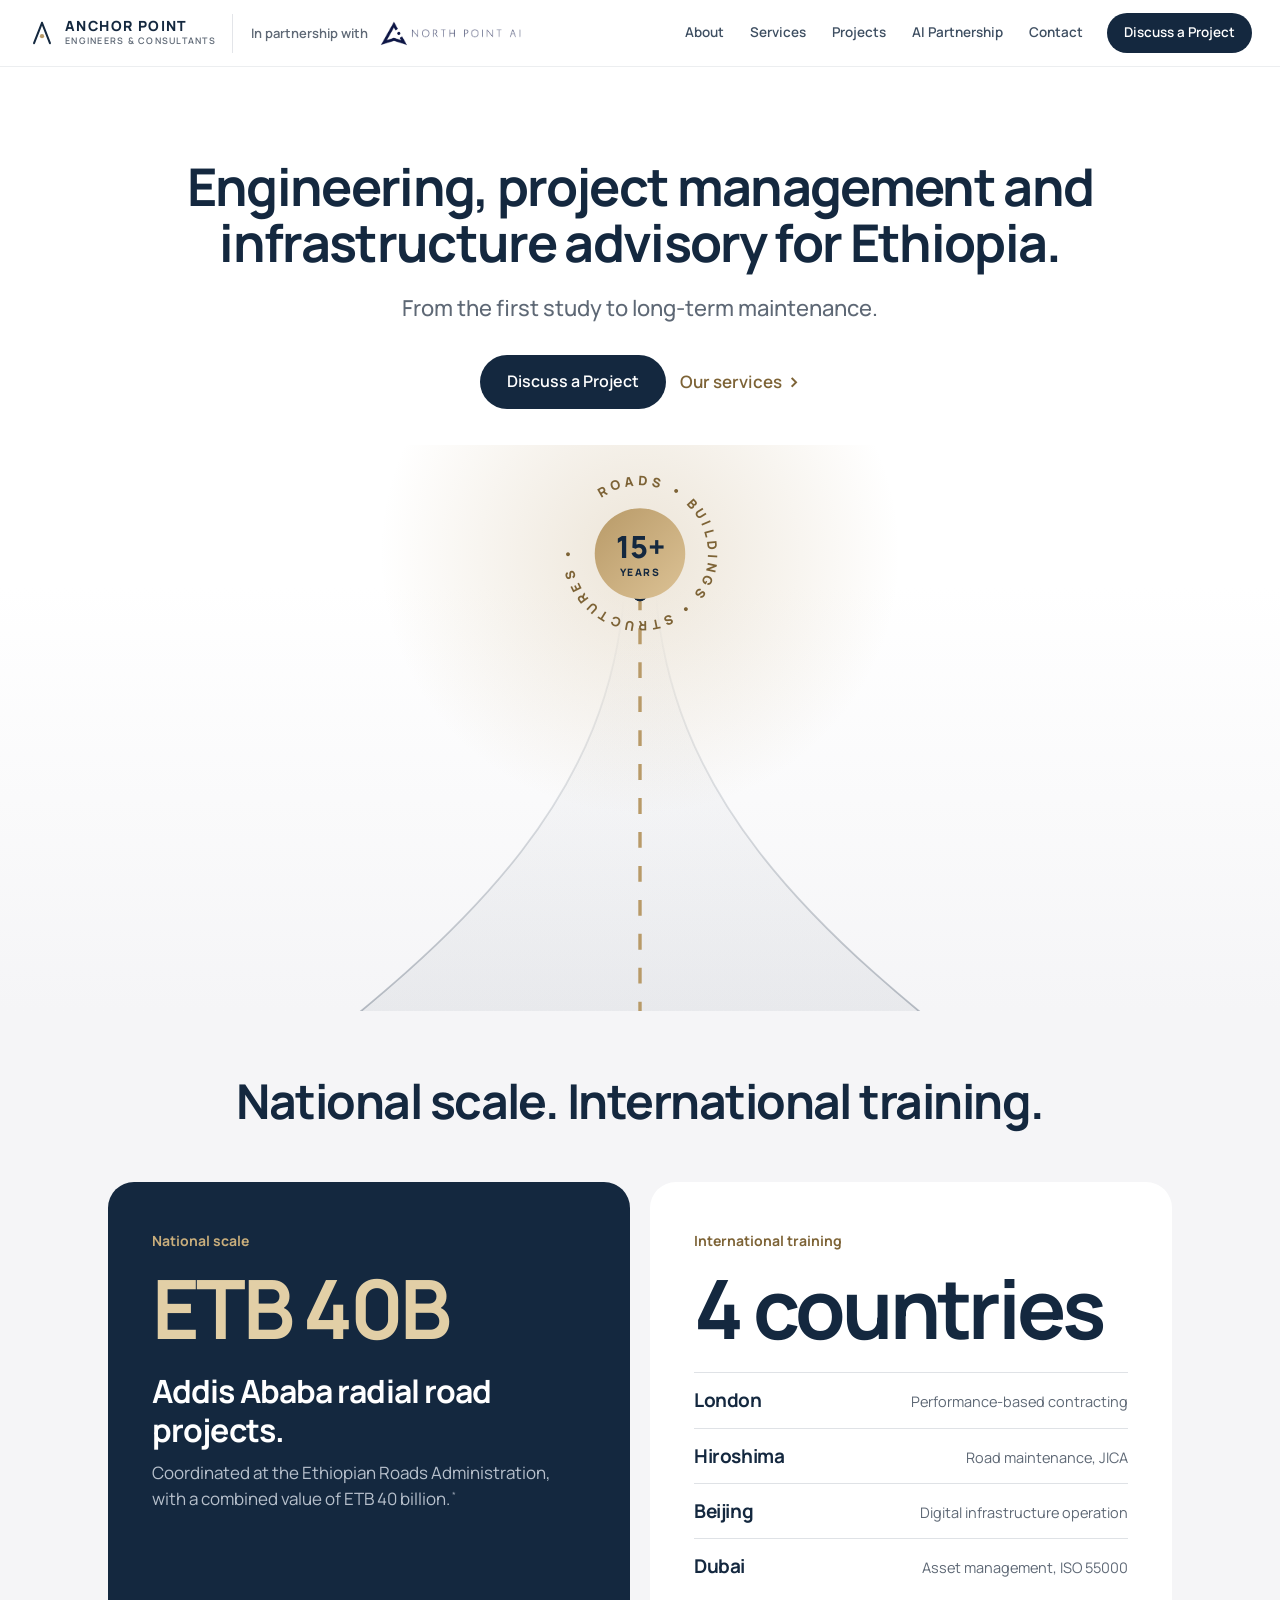
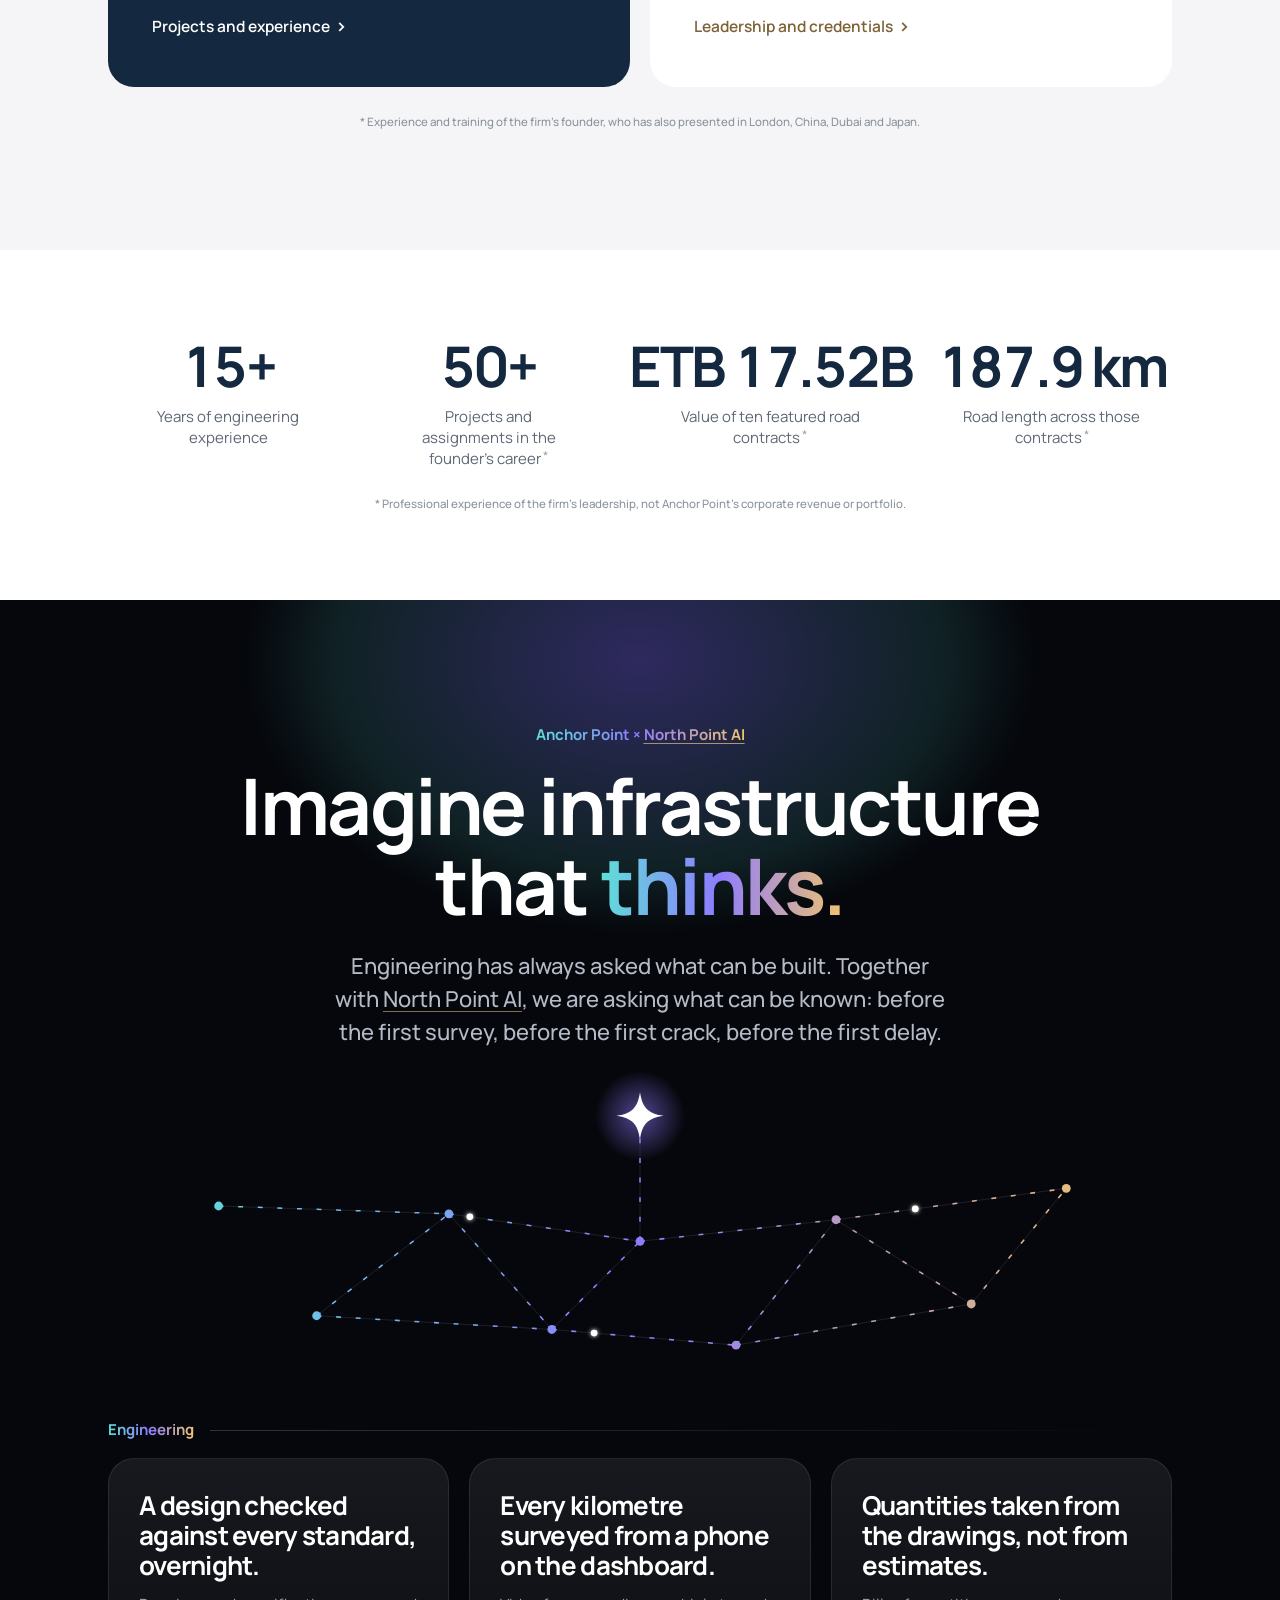
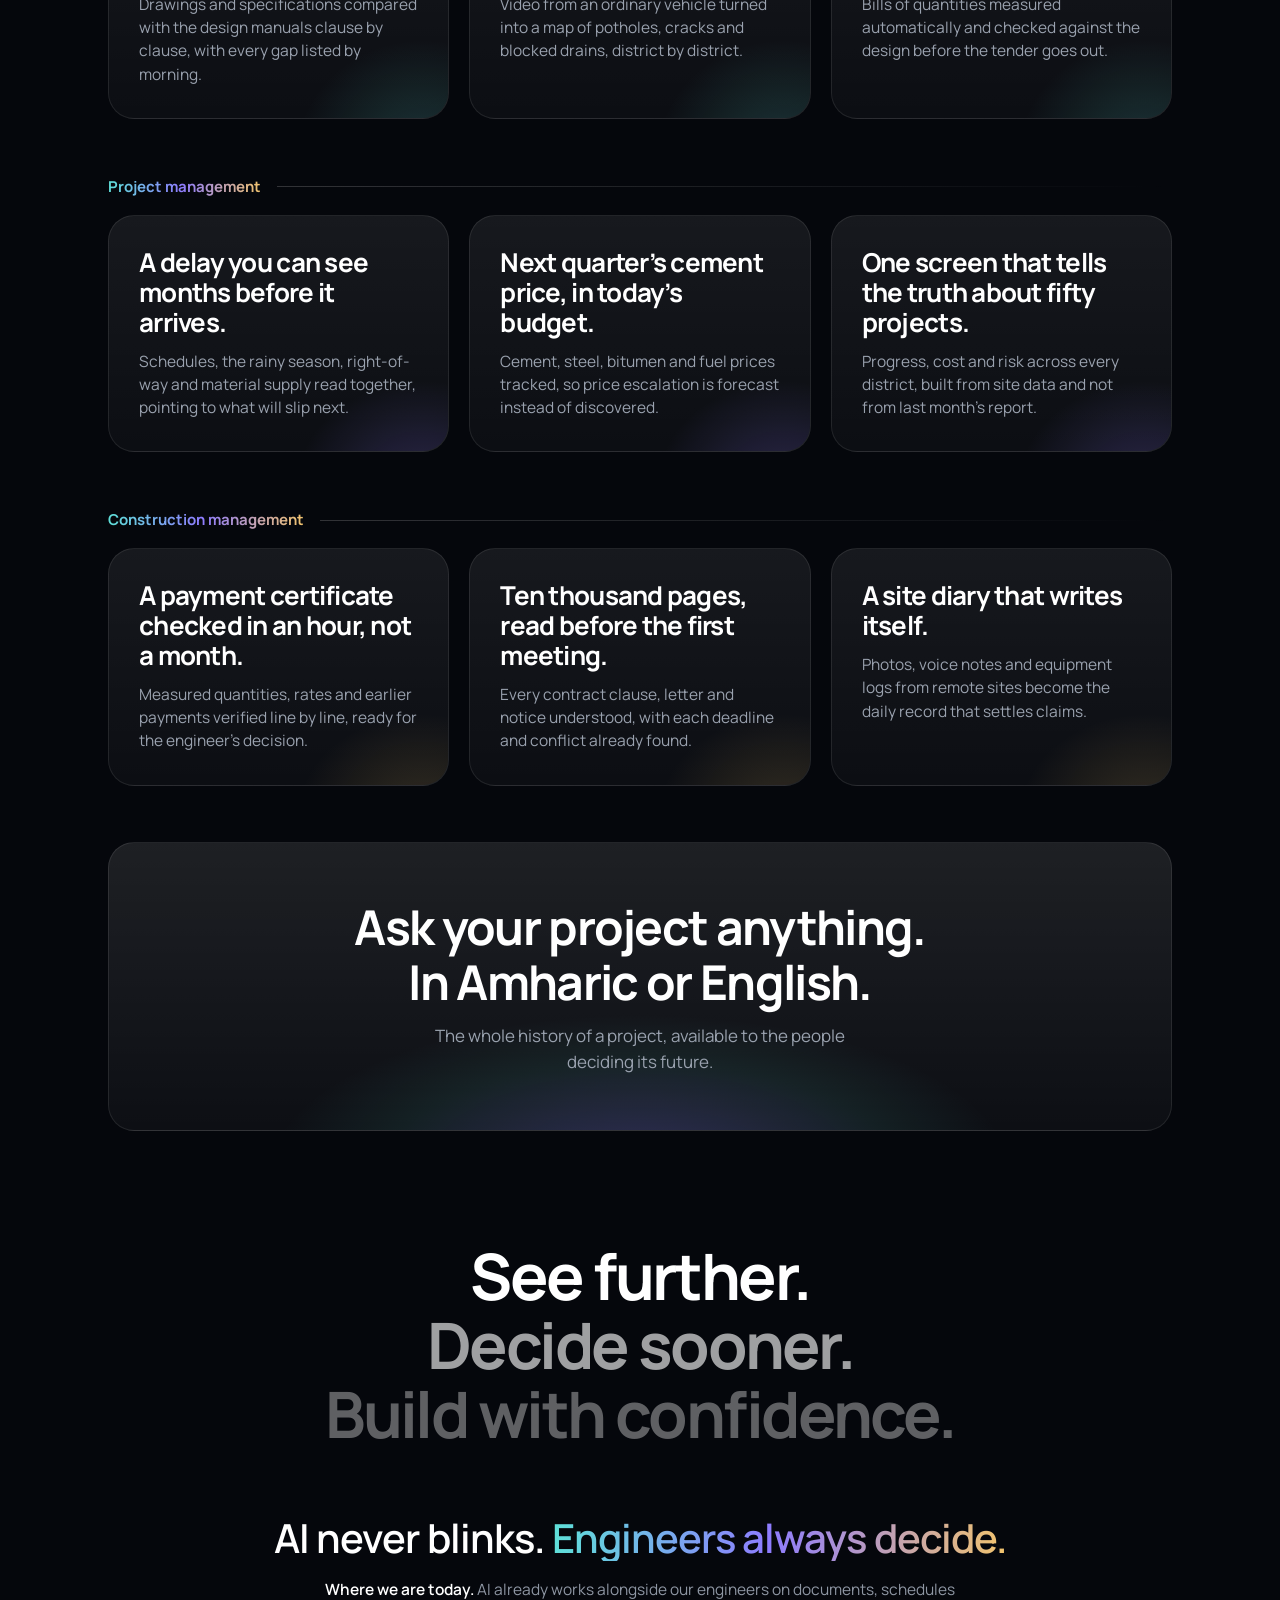
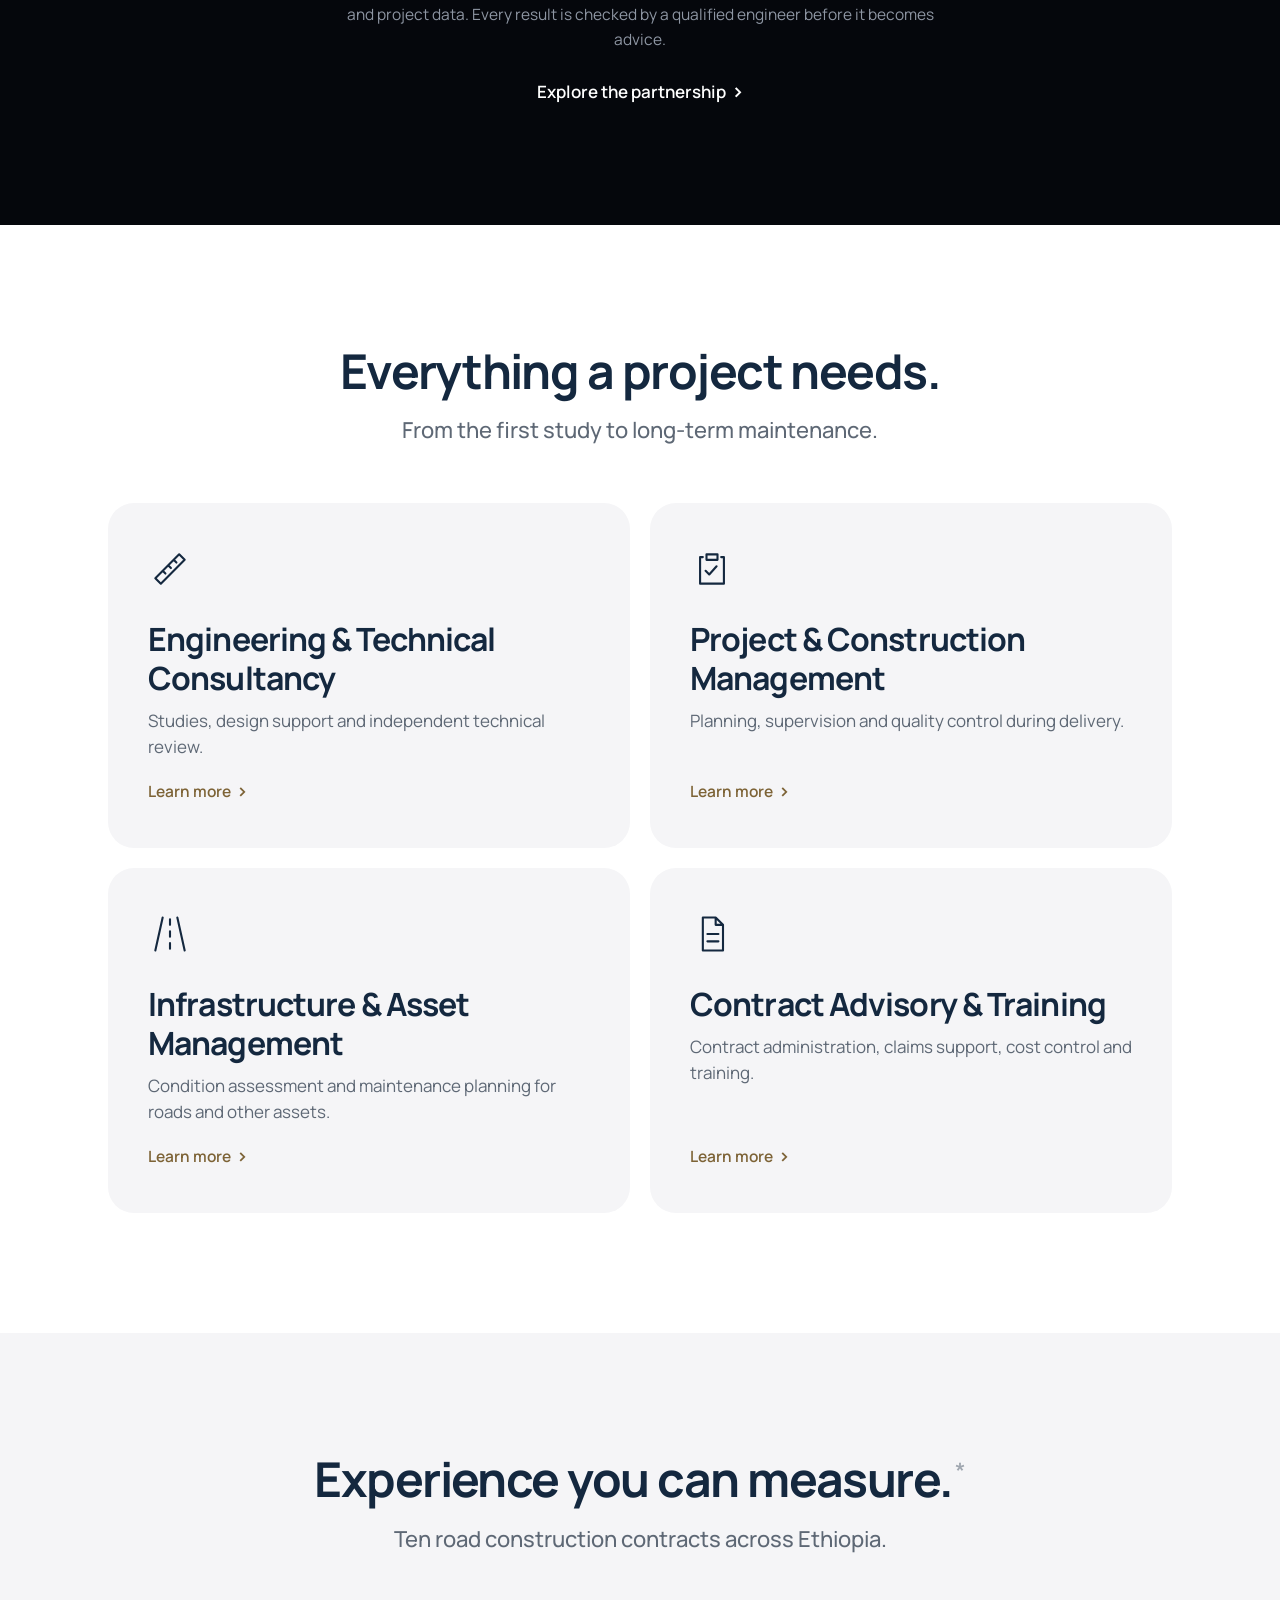
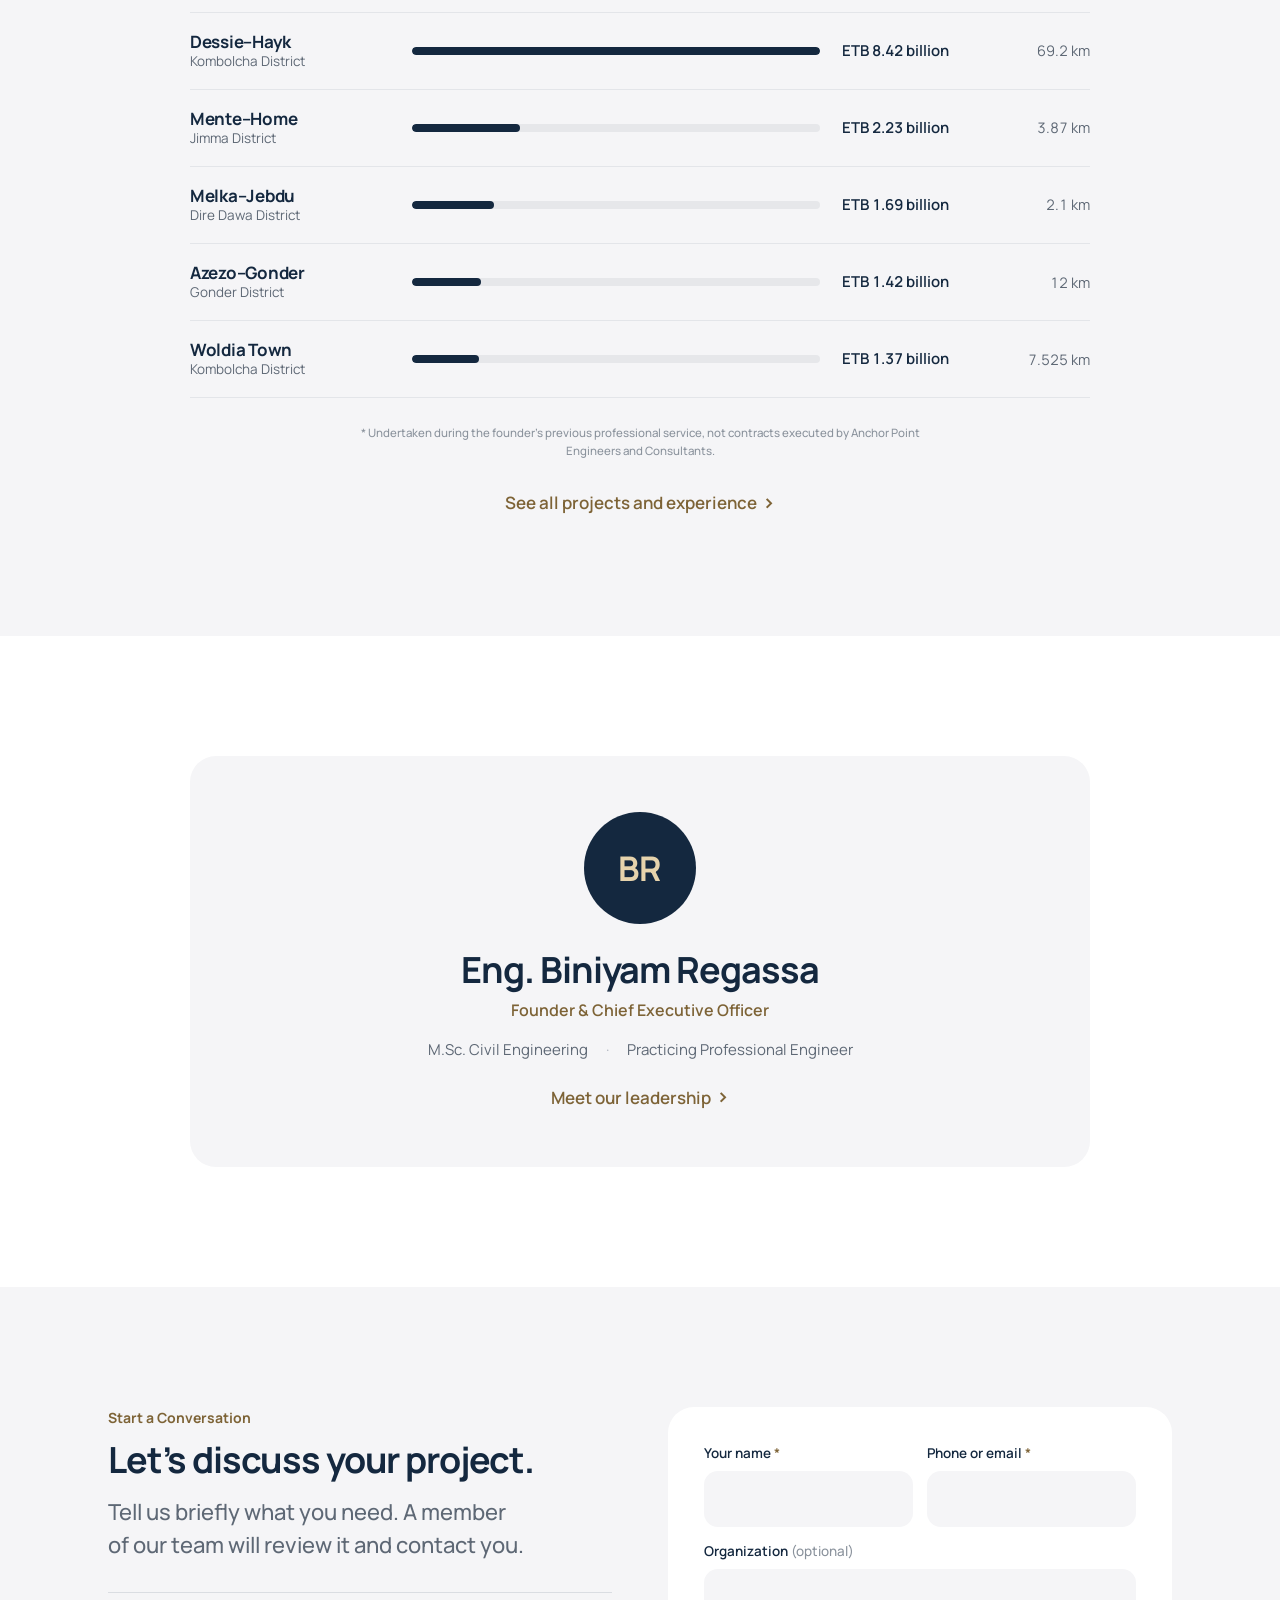
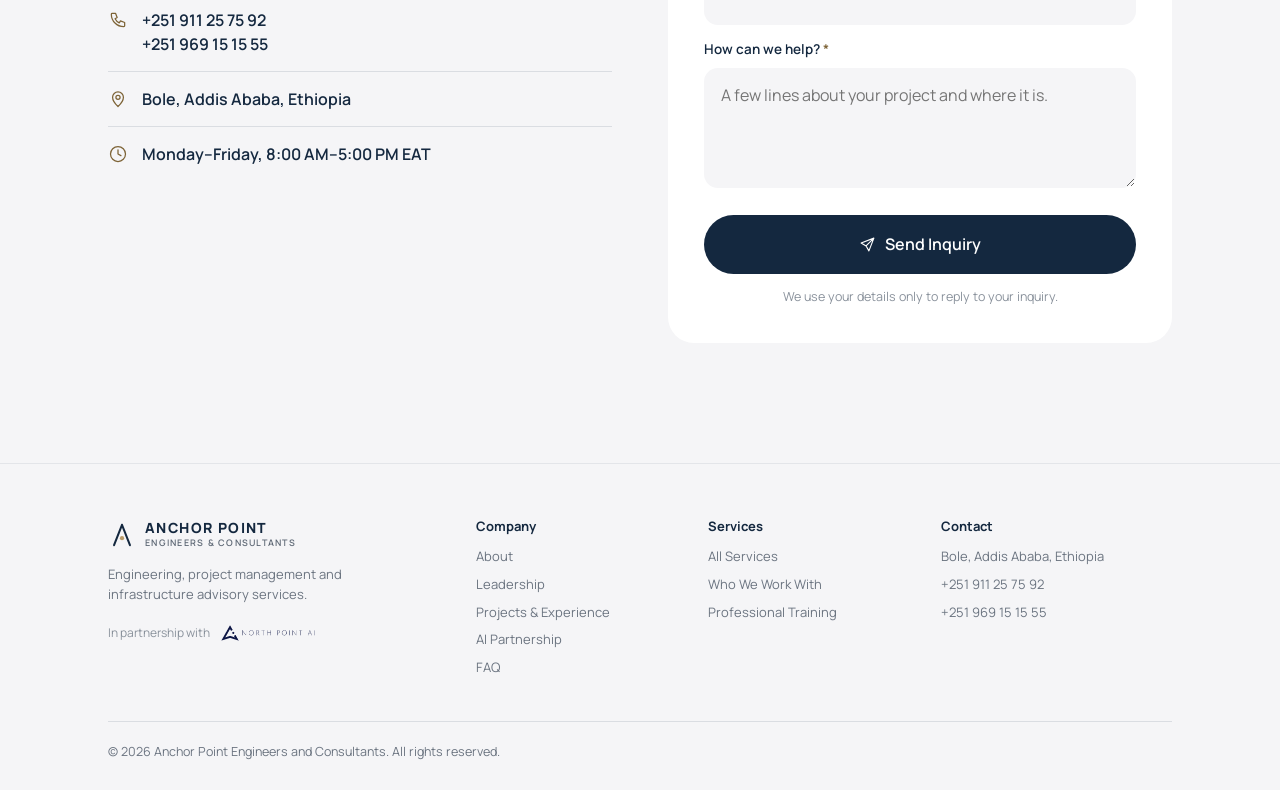
<file: index.html>
<!DOCTYPE html>
<html lang="en">
<head>
<meta charset="UTF-8">
<meta name="viewport" content="width=device-width, initial-scale=1.0">
<title>Anchor Point Engineers &amp; Consultants | Engineering and Infrastructure Consultancy Ethiopia</title>
<meta name="description" content="Anchor Point provides engineering, project management, construction supervision and road asset management services in Ethiopia, in partnership with North Point AI.">
<meta property="og:title" content="Anchor Point Engineers &amp; Consultants | Engineering and Infrastructure Consultancy Ethiopia">
<meta property="og:description" content="Anchor Point provides engineering, project management, construction supervision and road asset management services in Ethiopia, in partnership with North Point AI.">
<meta property="og:type" content="website">
<meta property="og:site_name" content="Anchor Point Engineers &amp; Consultants">
<link rel="canonical" href="https://anchorpointengineers.com/">
<meta property="og:url" content="https://anchorpointengineers.com/">
<script type="application/ld+json">{"@context": "https://schema.org", "@type": "ProfessionalService", "name": "Anchor Point Engineers and Consultants", "description": "Anchor Point provides engineering, project management, construction supervision and road asset management services in Ethiopia, in partnership with North Point AI.", "address": {"@type": "PostalAddress", "addressLocality": "Addis Ababa", "addressRegion": "Bole", "addressCountry": "ET"}, "telephone": ["+251911257592", "+251969151555"], "areaServed": "Ethiopia", "url": "https://anchorpointengineers.com"}</script>
<link rel="icon" href="data:image/svg+xml,%3Csvg xmlns='http://www.w3.org/2000/svg' viewBox='0 0 44 44'%3E%3Crect width='44' height='44' rx='8' fill='%2314283F'/%3E%3Cpath d='M22 8 11.5 35M22 8l10.5 27' stroke='%23F7F6F2' stroke-width='3' stroke-linecap='round' fill='none'/%3E%3Ccircle cx='22' cy='26.5' r='2.8' fill='%23B89A68'/%3E%3C/svg%3E">
<link rel="preconnect" href="https://fonts.googleapis.com">
<link rel="preconnect" href="https://fonts.gstatic.com" crossorigin>
<link href="https://fonts.googleapis.com/css2?family=Manrope:wght@400;500;600;700;800&display=swap" rel="stylesheet">
<link rel="stylesheet" href="assets/site.css">
</head>
<body>
<a class="skip" href="#main">Skip to content</a>
<header class="hdr">
  <div class="wrap hdr-in">
    <div class="brand">
      <a href="index.html" class="logo" aria-label="Anchor Point Engineers and Consultants — home"><svg viewBox="0 0 44 44" aria-hidden="true"><path d="M22 6 9.5 38M22 6l12.5 32" stroke="#14283F" stroke-width="3.2" stroke-linecap="round" fill="none"/><circle cx="22" cy="27" r="3.4" fill="#B89A68"/></svg><span><b>Anchor Point</b><span>Engineers &amp; Consultants</span></span></a>
      <a href="https://northpoint-ai.com" target="_blank" rel="noopener" class="with" aria-label="In partnership with North Point AI — opens northpoint-ai.com"><span>In partnership with</span><img src="assets/northpoint-ai-logo.webp" alt="North Point AI" width="760" height="143"></a>
    </div>
    <button class="burger" id="burger" aria-label="Menu" aria-controls="nav" aria-expanded="false"><span></span><span></span><span></span></button>
    <nav class="nav" id="nav" aria-label="Main"><a href="about.html">About</a><a href="services.html">Services</a><a href="projects.html">Projects</a><a href="technology.html">AI Partnership</a><a href="contact.html">Contact</a><a href="#inquiry" class="btn solid">Discuss a Project</a></nav>
  </div>
</header>
<main id="main">
<section class="hero">
  <div class="wrap">
    <h1>Engineering, project management and infrastructure advisory for Ethiopia.</h1>
    <p class="lead">From the first study to long-term maintenance.</p>
    <div class="btns">
      <a href="#inquiry" class="btn solid">Discuss a Project</a>
      <a href="services.html" class="more">Our services</a>
    </div>
  </div>
  <svg class="road" viewBox="0 0 760 500" fill="none" aria-hidden="true"><defs><linearGradient id="rEdge" x1="0" y1="0" x2="0" y2="1"><stop offset="0" stop-color="#14283F" stop-opacity="0"/><stop offset="1" stop-color="#14283F" stop-opacity=".34"/></linearGradient><linearGradient id="rFill" x1="0" y1="0" x2="0" y2="1"><stop offset="0" stop-color="#14283F" stop-opacity="0"/><stop offset="1" stop-color="#14283F" stop-opacity=".07"/></linearGradient><linearGradient id="rCore" x1="0" y1="0" x2="1" y2="1"><stop offset="0" stop-color="#B89A68"/><stop offset="1" stop-color="#DCC295"/></linearGradient><radialGradient id="rGlow"><stop offset="0" stop-color="#B89A68" stop-opacity=".26"/><stop offset="1" stop-color="#B89A68" stop-opacity="0"/></radialGradient><path id="circ" d="M-60,0 a60,60 0 1,1 120,0 a60,60 0 1,1 -120,0"/></defs><circle cx="380" cy="96" r="230" fill="url(#rGlow)"/><path d="M366 132C352 300 250 420 30 580L730 580C510 420 408 300 394 132Z" fill="url(#rFill)"/><path d="M366 132C352 300 250 420 30 580" stroke="url(#rEdge)" stroke-width="1.6"/><path d="M394 132C408 300 510 420 730 580" stroke="url(#rEdge)" stroke-width="1.6"/><path class="dash" d="M380 132L380 580" stroke="#B89A68" stroke-width="3" stroke-dasharray="14 16"/><circle class="car" r="6" fill="#14283F"/><circle class="car c2" r="6" fill="#14283F"/><g class="badge" transform="translate(380,96)"><g><animateTransform attributeName="transform" type="rotate" from="0" to="360" dur="18s" repeatCount="indefinite"/><text class="ring"><textPath href="#circ">ROADS &#8226; BUILDINGS &#8226; STRUCTURES &#8226; </textPath></text></g><circle r="40" fill="url(#rCore)"/><text class="yrs" y="4" font-size="27">15+</text><text class="yrs" y="20" font-size="9" letter-spacing="1.4">YEARS</text></g></svg>
</section>

<section class="sec ivory" style="padding-top:64px">
  <div class="wrap">
    <div class="head">
      <h2><span class="s">National scale.</span> <span class="s">International training.</span></h2>
    </div>
    <div class="g2 hl">
      <div class="card big dark">
        <span class="eyebrow">National scale</span>
        <b class="hl-n">ETB 40B</b>
        <h3>Addis Ababa radial road projects.</h3>
        <p>Coordinated at the Ethiopian Roads Administration, with a combined value of ETB 40 billion.<sup class="ast">*</sup></p>
        <a href="projects.html" class="more">Projects and experience</a>
      </div>
      <div class="card big">
        <span class="eyebrow">International training</span>
        <b class="hl-n">4 countries</b>
        <ul class="cities">
          <li><b>London</b><span>Performance-based contracting</span></li>
          <li><b>Hiroshima</b><span>Road maintenance, JICA</span></li>
          <li><b>Beijing</b><span>Digital infrastructure operation</span></li>
          <li><b>Dubai</b><span>Asset management, ISO 55000</span></li>
        </ul>
        <a href="leadership.html" class="more">Leadership and credentials</a>
      </div>
    </div>
    <p class="fine">Experience and training of the firm&rsquo;s founder, who has also presented in London, China, Dubai and Japan.</p>
  </div>
</section>

<section class="sec" style="padding:88px 0">
  <div class="wrap">
    <div class="stats">
      <div class="stat"><b>15+</b><p>Years of engineering experience</p></div>
      <div class="stat"><b>50+</b><p>Projects and assignments in the founder&rsquo;s career<sup class="ast">*</sup></p></div>
      <div class="stat"><b>ETB 17.52B</b><p>Value of ten featured road contracts<sup class="ast">*</sup></p></div>
      <div class="stat"><b>187.9 km</b><p>Road length across those contracts<sup class="ast">*</sup></p></div>
    </div>
    <p class="fine">Professional experience of the firm&rsquo;s leadership, not Anchor Point&rsquo;s corporate revenue or portfolio.</p>
  </div>
</section>

<section class="sec ai">
  <div class="wrap">
    <span class="ai-tag spark">Anchor Point &times; <a class="np" href="https://northpoint-ai.com" target="_blank" rel="noopener">North Point AI</a></span>
    <h2 class="ai-h">Imagine infrastructure that <span class="spark">thinks.</span></h2>
    <p class="lead">Engineering has always asked what can be built. Together with <a class="np" href="https://northpoint-ai.com" target="_blank" rel="noopener">North Point AI</a>, we are asking what can be known: before the first survey, before the first crack, before the first delay.</p>
    <svg class="net" viewBox="0 0 1000 330" fill="none" aria-hidden="true"><defs><linearGradient id="nG" x1="0" y1="0" x2="1000" y2="0" gradientUnits="userSpaceOnUse"><stop offset="0" stop-color="#5EE0D8"/><stop offset=".5" stop-color="#8E7CFF"/><stop offset="1" stop-color="#F2C46D"/></linearGradient><radialGradient id="nS"><stop offset="0" stop-color="#8E7CFF" stop-opacity=".55"/><stop offset="1" stop-color="#8E7CFF" stop-opacity="0"/></radialGradient><filter id="nB" x="-200%" y="-200%" width="500%" height="500%"><feGaussianBlur stdDeviation="2.2"/><feMerge><feMergeNode/><feMergeNode in="SourceGraphic"/></feMerge></filter></defs><path d="M70 150L305 158" stroke="#fff" stroke-opacity=".1"/><path d="M170 262L305 158" stroke="#fff" stroke-opacity=".1"/><path d="M305 158L500 186" stroke="#fff" stroke-opacity=".1"/><path d="M305 158L410 276" stroke="#fff" stroke-opacity=".1"/><path d="M410 276L500 186" stroke="#fff" stroke-opacity=".1"/><path d="M500 186L500 58" stroke="#fff" stroke-opacity=".1"/><path d="M500 186L700 164" stroke="#fff" stroke-opacity=".1"/><path d="M410 276L598 292" stroke="#fff" stroke-opacity=".1"/><path d="M598 292L700 164" stroke="#fff" stroke-opacity=".1"/><path d="M700 164L838 250" stroke="#fff" stroke-opacity=".1"/><path d="M838 250L935 132" stroke="#fff" stroke-opacity=".1"/><path d="M700 164L935 132" stroke="#fff" stroke-opacity=".1"/><path d="M598 292L838 250" stroke="#fff" stroke-opacity=".1"/><path d="M170 262L410 276" stroke="#fff" stroke-opacity=".1"/><path class="flow" d="M70 150L305 158" stroke="url(#nG)" stroke-width="1.6"/><path class="flow" d="M170 262L305 158" stroke="url(#nG)" stroke-width="1.6"/><path class="flow" d="M305 158L500 186" stroke="url(#nG)" stroke-width="1.6"/><path class="flow" d="M305 158L410 276" stroke="url(#nG)" stroke-width="1.6"/><path class="flow" d="M410 276L500 186" stroke="url(#nG)" stroke-width="1.6"/><path class="flow" d="M500 186L500 58" stroke="url(#nG)" stroke-width="1.6"/><path class="flow" d="M500 186L700 164" stroke="url(#nG)" stroke-width="1.6"/><path class="flow" d="M410 276L598 292" stroke="url(#nG)" stroke-width="1.6"/><path class="flow" d="M598 292L700 164" stroke="url(#nG)" stroke-width="1.6"/><path class="flow" d="M700 164L838 250" stroke="url(#nG)" stroke-width="1.6"/><path class="flow" d="M838 250L935 132" stroke="url(#nG)" stroke-width="1.6"/><path class="flow" d="M700 164L935 132" stroke="url(#nG)" stroke-width="1.6"/><path class="flow" d="M598 292L838 250" stroke="url(#nG)" stroke-width="1.6"/><path class="flow" d="M170 262L410 276" stroke="url(#nG)" stroke-width="1.6"/><circle class="node" cx="70" cy="150" r="4.5" fill="url(#nG)"/><circle class="node" cx="170" cy="262" r="4.5" fill="url(#nG)"/><circle class="node" cx="305" cy="158" r="4.5" fill="url(#nG)"/><circle class="node" cx="410" cy="276" r="4.5" fill="url(#nG)"/><circle class="node" cx="500" cy="186" r="4.5" fill="url(#nG)"/><circle class="node" cx="598" cy="292" r="4.5" fill="url(#nG)"/><circle class="node" cx="700" cy="164" r="4.5" fill="url(#nG)"/><circle class="node" cx="838" cy="250" r="4.5" fill="url(#nG)"/><circle class="node" cx="935" cy="132" r="4.5" fill="url(#nG)"/><circle class="mover" r="3.4" fill="#fff" filter="url(#nB)"><animateMotion dur="6s" repeatCount="indefinite" path="M70 150L305 158L500 186L500 58"/></circle><circle class="mover" r="3.4" fill="#fff" filter="url(#nB)"><animateMotion dur="8s" repeatCount="indefinite" path="M170 262L410 276L598 292L838 250L935 132"/></circle><circle class="mover" r="3.4" fill="#fff" filter="url(#nB)"><animateMotion dur="10s" repeatCount="indefinite" path="M935 132L700 164L500 186L410 276"/></circle><g transform="translate(500,58)"><circle r="46" fill="url(#nS)"/><path class="star" d="M0-24C2.5-8 8-2.5 24 0 8 2.5 2.5 8 0 24-2.5 8-8 2.5-24 0-8-2.5-2.5-8 0-24Z" fill="#fff"/></g></svg>
    <div class="imagine"><div class="im-g"><p class="im-k"><span class="spark">Engineering</span></p><div class="im-row"><div class="im"><h3>A design checked against every standard, overnight.</h3><p>Drawings and specifications compared with the design manuals clause by clause, with every gap listed by morning.</p></div><div class="im"><h3>Every kilometre surveyed from a phone on the dashboard.</h3><p>Video from an ordinary vehicle turned into a map of potholes, cracks and blocked drains, district by district.</p></div><div class="im"><h3>Quantities taken from the drawings, not from estimates.</h3><p>Bills of quantities measured automatically and checked against the design before the tender goes out.</p></div></div></div><div class="im-g"><p class="im-k"><span class="spark">Project management</span></p><div class="im-row"><div class="im"><h3>A delay you can see months before it arrives.</h3><p>Schedules, the rainy season, right-of-way and material supply read together, pointing to what will slip next.</p></div><div class="im"><h3>Next quarter&rsquo;s cement price, in today&rsquo;s budget.</h3><p>Cement, steel, bitumen and fuel prices tracked, so price escalation is forecast instead of discovered.</p></div><div class="im"><h3>One screen that tells the truth about fifty projects.</h3><p>Progress, cost and risk across every district, built from site data and not from last month&rsquo;s report.</p></div></div></div><div class="im-g"><p class="im-k"><span class="spark">Construction management</span></p><div class="im-row"><div class="im"><h3>A payment certificate checked in an hour, not a month.</h3><p>Measured quantities, rates and earlier payments verified line by line, ready for the engineer&rsquo;s decision.</p></div><div class="im"><h3>Ten thousand pages, read before the first meeting.</h3><p>Every contract clause, letter and notice understood, with each deadline and conflict already found.</p></div><div class="im"><h3>A site diary that writes itself.</h3><p>Photos, voice notes and equipment logs from remote sites become the daily record that settles claims.</p></div></div></div><div class="im wide"><h3>Ask your project anything. In Amharic or English.</h3><p>The whole history of a project, available to the people deciding its future.</p></div></div>
    <p class="triad"><span>See further.</span><span>Decide sooner.</span><span>Build with confidence.</span></p>
    <p class="ai-line"><span>AI never blinks.</span> <span class="spark">Engineers always decide.</span></p>
    <p class="ai-now"><b>Where we are today.</b> AI already works alongside our engineers on documents, schedules and project data. Every result is checked by a qualified engineer before it becomes advice.</p>
    <a href="technology.html" class="more">Explore the partnership</a>
  </div>
</section>

<section class="sec">
  <div class="wrap">
    <div class="head">
      <h2>Everything a project needs.</h2>
      <p class="lead">From the first study to long-term maintenance.</p>
    </div>
    <div class="g2">
      <a class="card big" href="services.html#engineering"><span class="ico"><svg class="i" viewBox="0 0 24 24" fill="none" stroke="currentColor" stroke-width="1.6" stroke-linecap="round" stroke-linejoin="round" aria-hidden="true"><path d="M4 17 17 4l3 3L7 20z M8 13l1.5 1.5 M11 10l1.5 1.5 M14 7l1.5 1.5"/></svg></span><h3>Engineering &amp; Technical Consultancy</h3><p>Studies, design support and independent technical review.</p><span class="more">Learn more</span></a>
      <a class="card big" href="services.html#project-management"><span class="ico"><svg class="i" viewBox="0 0 24 24" fill="none" stroke="currentColor" stroke-width="1.6" stroke-linecap="round" stroke-linejoin="round" aria-hidden="true"><path d="M9 4h6v3H9z M7 5.5H5.5V20h13V5.5H17 M8.5 13l2 2 4-4.5"/></svg></span><h3>Project &amp; Construction Management</h3><p>Planning, supervision and quality control during delivery.</p><span class="more">Learn more</span></a>
      <a class="card big" href="services.html#asset-management"><span class="ico"><svg class="i" viewBox="0 0 24 24" fill="none" stroke="currentColor" stroke-width="1.6" stroke-linecap="round" stroke-linejoin="round" aria-hidden="true"><path d="M8 3 4 21 M16 3l4 18 M12 4v3 M12 10.5v3 M12 17v3"/></svg></span><h3>Infrastructure &amp; Asset Management</h3><p>Condition assessment and maintenance planning for roads and other assets.</p><span class="more">Learn more</span></a>
      <a class="card big" href="services.html#contract-advisory"><span class="ico"><svg class="i" viewBox="0 0 24 24" fill="none" stroke="currentColor" stroke-width="1.6" stroke-linecap="round" stroke-linejoin="round" aria-hidden="true"><path d="M7 3h7l4 4v14H7z M14 3v4h4 M9.5 12h6 M9.5 16h6"/></svg></span><h3>Contract Advisory &amp; Training</h3><p>Contract administration, claims support, cost control and training.</p><span class="more">Learn more</span></a>
    </div>
  </div>
</section>

<section class="sec ivory">
  <div class="wrap">
    <div class="head">
      <h2>Experience you can measure.<sup class="ast">*</sup></h2>
      <p class="lead">Ten road construction contracts across Ethiopia.</p>
    </div>
    <div class="bars"><div class="bars-h" aria-hidden="true"><span>Road contract</span><span>Contract value</span><span></span><span>Length</span></div><ul><li><div class="bar-n"><b>Dessie&ndash;Hayk</b><span>Kombolcha District</span></div><div class="bar-t" aria-hidden="true"><i style="width:100.0%"></i></div><div class="bar-v">ETB 8.42 billion</div><div class="bar-k">69.2 km</div></li><li><div class="bar-n"><b>Mente&ndash;Home</b><span>Jimma District</span></div><div class="bar-t" aria-hidden="true"><i style="width:26.5%"></i></div><div class="bar-v">ETB 2.23 billion</div><div class="bar-k">3.87 km</div></li><li><div class="bar-n"><b>Melka&ndash;Jebdu</b><span>Dire Dawa District</span></div><div class="bar-t" aria-hidden="true"><i style="width:20.1%"></i></div><div class="bar-v">ETB 1.69 billion</div><div class="bar-k">2.1 km</div></li><li><div class="bar-n"><b>Azezo&ndash;Gonder</b><span>Gonder District</span></div><div class="bar-t" aria-hidden="true"><i style="width:16.9%"></i></div><div class="bar-v">ETB 1.42 billion</div><div class="bar-k">12 km</div></li><li><div class="bar-n"><b>Woldia Town</b><span>Kombolcha District</span></div><div class="bar-t" aria-hidden="true"><i style="width:16.3%"></i></div><div class="bar-v">ETB 1.37 billion</div><div class="bar-k">7.525 km</div></li></ul></div>
    <p class="fine">Undertaken during the founder&rsquo;s previous professional service, not contracts executed by Anchor Point Engineers and Consultants.</p>
    <div class="btns"><a href="projects.html" class="more">See all projects and experience</a></div>
  </div>
</section>

<section class="sec">
  <div class="wrap">
    <div class="profile">
      <span class="portrait mono" aria-hidden="true">BR</span>
      <h3>Eng. Biniyam Regassa</h3>
      <span class="role">Founder &amp; Chief Executive Officer</span>
      <ul class="tags"><li>M.Sc. Civil Engineering</li><li>Practicing Professional Engineer</li></ul>
      <a href="leadership.html" class="more">Meet our leadership</a>
    </div>
  </div>
</section>

<section class="sec cta" id="discuss">
  <div class="wrap">
    <div class="cta-g">
      <div>
        <span class="eyebrow">Start a Conversation</span>
        <h2>Let&rsquo;s discuss your project.</h2>
        <p class="lead">Tell us briefly what you need. A member of our team will review it and contact you.</p>
        <ul class="clist"><li><svg class="i" viewBox="0 0 24 24" fill="none" stroke="currentColor" stroke-width="1.6" stroke-linecap="round" stroke-linejoin="round" aria-hidden="true"><path d="M5 4h4l2 5-2.5 1.5a11 11 0 0 0 5 5L15 13l5 2v4a1 1 0 0 1-1 1C10.7 20 4 13.3 4 5a1 1 0 0 1 1-1z"/></svg><span><a href="tel:+251911257592">+251 911 25 75 92</a><br><a href="tel:+251969151555">+251 969 15 15 55</a></span></li><li><svg class="i" viewBox="0 0 24 24" fill="none" stroke="currentColor" stroke-width="1.6" stroke-linecap="round" stroke-linejoin="round" aria-hidden="true"><path d="M12 21s-6.5-5.8-6.5-11a6.5 6.5 0 0 1 13 0c0 5.2-6.5 11-6.5 11z M12 7.5a2.5 2.5 0 1 0 0 5 2.5 2.5 0 0 0 0-5z"/></svg><span>Bole, Addis Ababa, Ethiopia</span></li><li><svg class="i" viewBox="0 0 24 24" fill="none" stroke="currentColor" stroke-width="1.6" stroke-linecap="round" stroke-linejoin="round" aria-hidden="true"><path d="M12 3a9 9 0 1 0 0 18 9 9 0 0 0 0-18z M12 7v5l3.5 2"/></svg><span>Monday&ndash;Friday, 8:00 AM&ndash;5:00 PM EAT</span></li></ul>
      </div>
      <form class="inq" id="inquiry" data-endpoint="https://forms.anchorpointengineers.com/" data-telegram="" novalidate>
  <div class="f2">
    <div class="fg"><label for="f-name">Your name <i>*</i></label><input id="f-name" name="name" type="text" autocomplete="name" required><span class="err">Please enter your name.</span></div>
    <div class="fg"><label for="f-contact">Phone or email <i>*</i></label><input id="f-contact" name="contact" type="text" autocomplete="tel" required><span class="err">Please enter a phone number or email.</span></div>
  </div>
  <div class="fg"><label for="f-org">Organization <em>(optional)</em></label><input id="f-org" name="organization" type="text" autocomplete="organization"></div>
  <div class="fg"><label for="f-msg">How can we help? <i>*</i></label><textarea id="f-msg" name="message" required placeholder="A few lines about your project and where it is."></textarea><span class="err">Please tell us what you need.</span></div>
  <div class="hp" aria-hidden="true"><label for="f-web">Website</label><input id="f-web" name="website" type="text" tabindex="-1" autocomplete="off"></div>
  <button type="submit" class="btn solid" id="fsub"><svg class="i" viewBox="0 0 24 24" fill="none" stroke="currentColor" stroke-width="1.6" stroke-linecap="round" stroke-linejoin="round" aria-hidden="true"><path d="M21 3 10 14 M21 3l-7 18-4-7-7-4z"/></svg><span>Send Inquiry</span></button>
  <div class="fmsg" id="fmsg" role="status" aria-live="polite"></div>
  <p class="fnote">We use your details only to reply to your inquiry.</p>
</form>
    </div>
  </div>
</section>
</main>
<footer class="ftr">
  <div class="wrap">
    <div class="ftr-g">
      <div>
        <a href="index.html" class="logo"><svg viewBox="0 0 44 44" aria-hidden="true"><path d="M22 6 9.5 38M22 6l12.5 32" stroke="#14283F" stroke-width="3.2" stroke-linecap="round" fill="none"/><circle cx="22" cy="27" r="3.4" fill="#B89A68"/></svg><span><b>Anchor Point</b><span>Engineers &amp; Consultants</span></span></a>
        <p>Engineering, project management and infrastructure advisory services.</p>
        <a class="ftr-np" href="https://northpoint-ai.com" target="_blank" rel="noopener"><span>In partnership with</span><img src="assets/northpoint-ai-logo.webp" alt="North Point AI" width="760" height="143" loading="lazy"></a>
      </div>
      <div>
        <h4>Company</h4>
        <ul>
          <li><a href="about.html">About</a></li>
          <li><a href="leadership.html">Leadership</a></li>
          <li><a href="projects.html">Projects &amp; Experience</a></li>
          <li><a href="technology.html">AI Partnership</a></li>
          <li><a href="faq.html">FAQ</a></li>
        </ul>
      </div>
      <div>
        <h4>Services</h4>
        <ul>
          <li><a href="services.html">All Services</a></li>
          <li><a href="sectors.html">Who We Work With</a></li>
          <li><a href="training.html">Professional Training</a></li>
        </ul>
      </div>
      <div>
        <h4>Contact</h4>
        <ul>
          <li>Bole, Addis Ababa, Ethiopia</li>
          <li><a href="tel:+251911257592">+251 911 25 75 92</a></li>
          <li><a href="tel:+251969151555">+251 969 15 15 55</a></li>
          
        </ul>
      </div>
    </div>
    <div class="ftr-b">
      <span>&copy; <span id="yr">2026</span> Anchor Point Engineers and Consultants. All rights reserved.</span>
    </div>
  </div>
</footer>
<script>document.getElementById('yr').textContent=new Date().getFullYear()</script>
<script src="assets/site.js" defer></script>
</body>
</html>
</file>
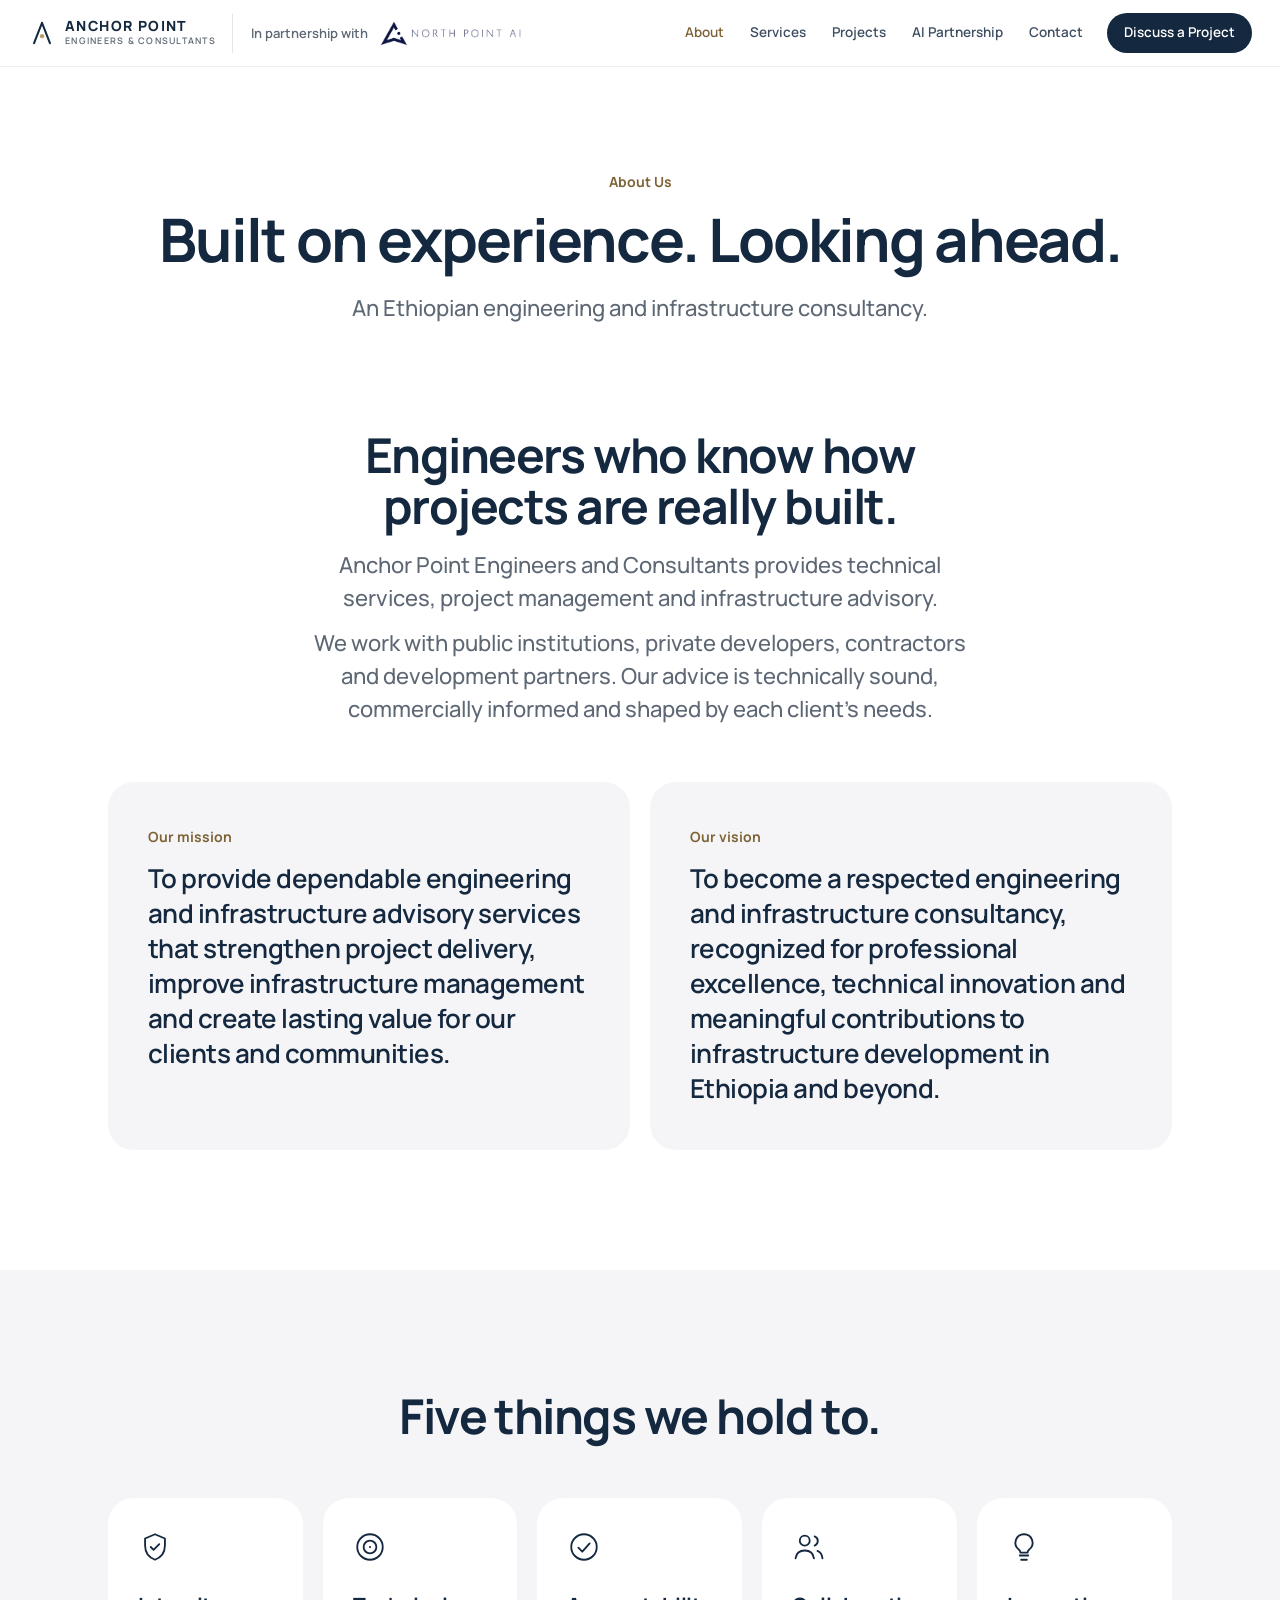
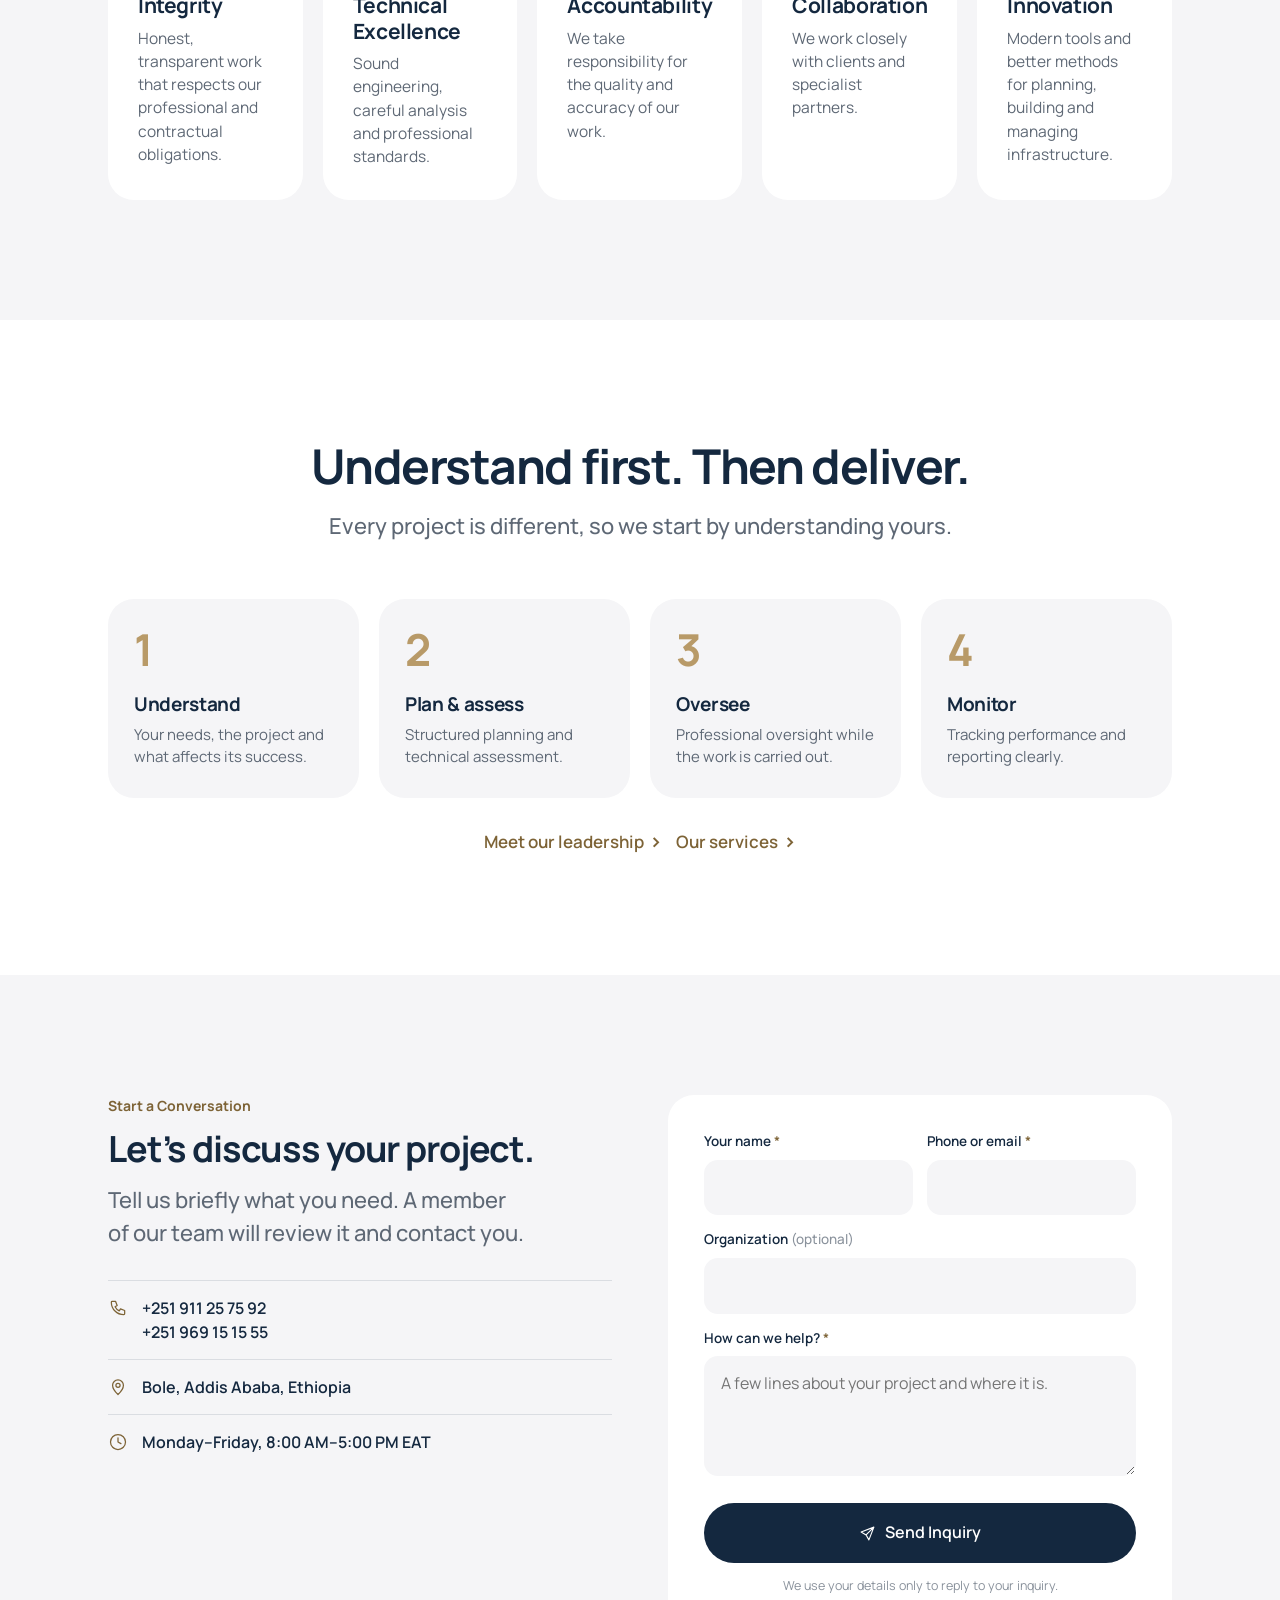
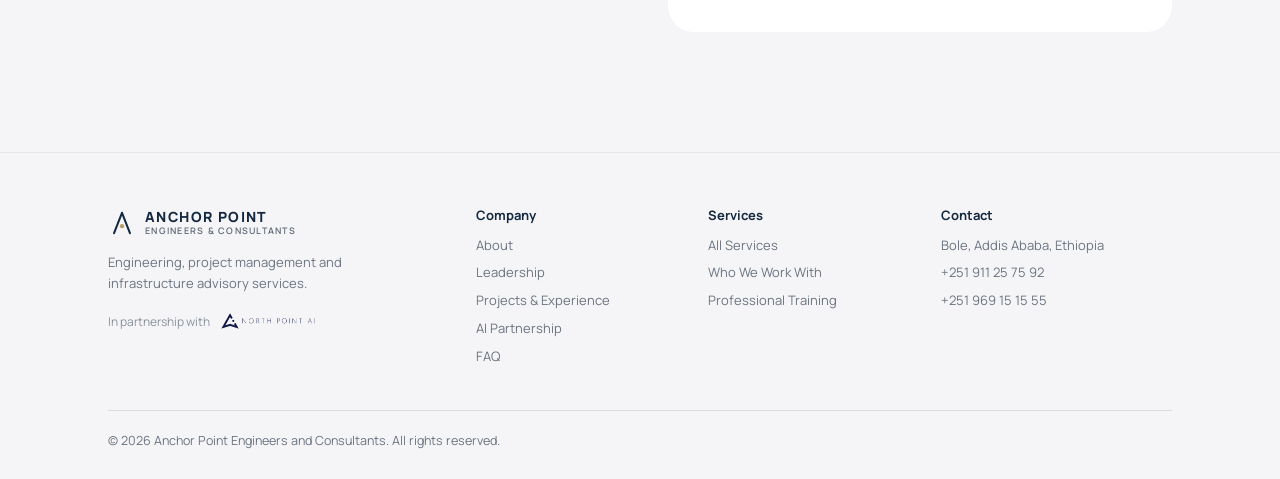
<file: about.html>
<!DOCTYPE html>
<html lang="en">
<head>
<meta charset="UTF-8">
<meta name="viewport" content="width=device-width, initial-scale=1.0">
<title>About Anchor Point | Engineering Consultancy Ethiopia</title>
<meta name="description" content="Anchor Point Engineers and Consultants is an Ethiopian engineering and infrastructure consultancy providing technical services, project management and infrastructure advisory.">
<meta property="og:title" content="About Anchor Point | Engineering Consultancy Ethiopia">
<meta property="og:description" content="Anchor Point Engineers and Consultants is an Ethiopian engineering and infrastructure consultancy providing technical services, project management and infrastructure advisory.">
<meta property="og:type" content="website">
<meta property="og:site_name" content="Anchor Point Engineers &amp; Consultants">
<link rel="canonical" href="https://anchorpointengineers.com/about.html">
<meta property="og:url" content="https://anchorpointengineers.com/about.html">
<link rel="icon" href="data:image/svg+xml,%3Csvg xmlns='http://www.w3.org/2000/svg' viewBox='0 0 44 44'%3E%3Crect width='44' height='44' rx='8' fill='%2314283F'/%3E%3Cpath d='M22 8 11.5 35M22 8l10.5 27' stroke='%23F7F6F2' stroke-width='3' stroke-linecap='round' fill='none'/%3E%3Ccircle cx='22' cy='26.5' r='2.8' fill='%23B89A68'/%3E%3C/svg%3E">
<link rel="preconnect" href="https://fonts.googleapis.com">
<link rel="preconnect" href="https://fonts.gstatic.com" crossorigin>
<link href="https://fonts.googleapis.com/css2?family=Manrope:wght@400;500;600;700;800&display=swap" rel="stylesheet">
<link rel="stylesheet" href="assets/site.css">
</head>
<body>
<a class="skip" href="#main">Skip to content</a>
<header class="hdr">
  <div class="wrap hdr-in">
    <div class="brand">
      <a href="index.html" class="logo" aria-label="Anchor Point Engineers and Consultants — home"><svg viewBox="0 0 44 44" aria-hidden="true"><path d="M22 6 9.5 38M22 6l12.5 32" stroke="#14283F" stroke-width="3.2" stroke-linecap="round" fill="none"/><circle cx="22" cy="27" r="3.4" fill="#B89A68"/></svg><span><b>Anchor Point</b><span>Engineers &amp; Consultants</span></span></a>
      <a href="https://northpoint-ai.com" target="_blank" rel="noopener" class="with" aria-label="In partnership with North Point AI — opens northpoint-ai.com"><span>In partnership with</span><img src="assets/northpoint-ai-logo.webp" alt="North Point AI" width="760" height="143"></a>
    </div>
    <button class="burger" id="burger" aria-label="Menu" aria-controls="nav" aria-expanded="false"><span></span><span></span><span></span></button>
    <nav class="nav" id="nav" aria-label="Main"><a href="about.html" aria-current="page">About</a><a href="services.html">Services</a><a href="projects.html">Projects</a><a href="technology.html">AI Partnership</a><a href="contact.html">Contact</a><a href="#inquiry" class="btn solid">Discuss a Project</a></nav>
  </div>
</header>
<main id="main">
<section class="phero">
  <div class="wrap">
    <span class="eyebrow">About Us</span>
    <h1><span class="s">Built on experience.</span> <span class="s">Looking ahead.</span></h1>
    <p class="lead">An Ethiopian engineering and infrastructure consultancy.</p>
  </div>
</section>

<section class="sec">
  <div class="wrap">
    <div class="head">
      <h2>Engineers who know how projects are really built.</h2>
      <p class="lead">Anchor Point Engineers and Consultants provides technical services, project management and infrastructure advisory.</p>
      <p class="lead">We work with public institutions, private developers, contractors and development partners. Our advice is technically sound, commercially informed and shaped by each client&rsquo;s needs.</p>
    </div>
    <div class="g2">
      <div class="card big"><span class="eyebrow">Our mission</span><p class="quote">To provide dependable engineering and infrastructure advisory services that strengthen project delivery, improve infrastructure management and create lasting value for our clients and communities.</p></div>
      <div class="card big"><span class="eyebrow">Our vision</span><p class="quote">To become a respected engineering and infrastructure consultancy, recognized for professional excellence, technical innovation and meaningful contributions to infrastructure development in Ethiopia and beyond.</p></div>
    </div>
  </div>
</section>

<section class="sec ivory">
  <div class="wrap">
    <div class="head"><h2>Five things we hold to.</h2></div>
    <div class="g5">
      <div class="card"><span class="ico"><svg class="i" viewBox="0 0 24 24" fill="none" stroke="currentColor" stroke-width="1.6" stroke-linecap="round" stroke-linejoin="round" aria-hidden="true"><path d="M12 3l7 3v5c0 5-3 8.5-7 10-4-1.5-7-5-7-10V6z M9 12l2 2 4-4"/></svg></span><h3>Integrity</h3><p>Honest, transparent work that respects our professional and contractual obligations.</p></div>
      <div class="card"><span class="ico"><svg class="i" viewBox="0 0 24 24" fill="none" stroke="currentColor" stroke-width="1.6" stroke-linecap="round" stroke-linejoin="round" aria-hidden="true"><path d="M12 3a9 9 0 1 0 0 18 9 9 0 0 0 0-18z M12 7.5a4.5 4.5 0 1 0 0 9 4.5 4.5 0 0 0 0-9z M12 11.9v.2"/></svg></span><h3>Technical Excellence</h3><p>Sound engineering, careful analysis and professional standards.</p></div>
      <div class="card"><span class="ico"><svg class="i" viewBox="0 0 24 24" fill="none" stroke="currentColor" stroke-width="1.6" stroke-linecap="round" stroke-linejoin="round" aria-hidden="true"><path d="M12 3a9 9 0 1 0 0 18 9 9 0 0 0 0-18z M8 12.5l2.8 2.8L16 9.5"/></svg></span><h3>Accountability</h3><p>We take responsibility for the quality and accuracy of our work.</p></div>
      <div class="card"><span class="ico"><svg class="i" viewBox="0 0 24 24" fill="none" stroke="currentColor" stroke-width="1.6" stroke-linecap="round" stroke-linejoin="round" aria-hidden="true"><path d="M9 11a3.5 3.5 0 1 0 0-7 3.5 3.5 0 0 0 0 7z M2.5 20c.5-3.5 3-5.5 6.5-5.5s6 2 6.5 5.5 M16 4.5a3.5 3.5 0 0 1 0 6.5 M18 14.8c2 .7 3.2 2.5 3.5 5.2"/></svg></span><h3>Collaboration</h3><p>We work closely with clients and specialist partners.</p></div>
      <div class="card"><span class="ico"><svg class="i" viewBox="0 0 24 24" fill="none" stroke="currentColor" stroke-width="1.6" stroke-linecap="round" stroke-linejoin="round" aria-hidden="true"><path d="M9 18h6 M10 21h4 M12 3a6 6 0 0 0-3.5 10.9c.6.5 1 1.3 1 2.1h5c0-.8.4-1.6 1-2.1A6 6 0 0 0 12 3z"/></svg></span><h3>Innovation</h3><p>Modern tools and better methods for planning, building and managing infrastructure.</p></div>
    </div>
  </div>
</section>

<section class="sec">
  <div class="wrap">
    <div class="head">
      <h2><span class="s">Understand first.</span> <span class="s">Then deliver.</span></h2>
      <p class="lead">Every project is different, so we start by understanding yours.</p>
    </div>
    <div class="flow-g">
      <div class="fstep"><b>Understand</b><p>Your needs, the project and what affects its success.</p></div>
      <div class="fstep"><b>Plan &amp; assess</b><p>Structured planning and technical assessment.</p></div>
      <div class="fstep"><b>Oversee</b><p>Professional oversight while the work is carried out.</p></div>
      <div class="fstep"><b>Monitor</b><p>Tracking performance and reporting clearly.</p></div>
    </div>
    <div class="btns"><a href="leadership.html" class="more">Meet our leadership</a><a href="services.html" class="more">Our services</a></div>
  </div>
</section>

<section class="sec cta" id="discuss">
  <div class="wrap">
    <div class="cta-g">
      <div>
        <span class="eyebrow">Start a Conversation</span>
        <h2>Let&rsquo;s discuss your project.</h2>
        <p class="lead">Tell us briefly what you need. A member of our team will review it and contact you.</p>
        <ul class="clist"><li><svg class="i" viewBox="0 0 24 24" fill="none" stroke="currentColor" stroke-width="1.6" stroke-linecap="round" stroke-linejoin="round" aria-hidden="true"><path d="M5 4h4l2 5-2.5 1.5a11 11 0 0 0 5 5L15 13l5 2v4a1 1 0 0 1-1 1C10.7 20 4 13.3 4 5a1 1 0 0 1 1-1z"/></svg><span><a href="tel:+251911257592">+251 911 25 75 92</a><br><a href="tel:+251969151555">+251 969 15 15 55</a></span></li><li><svg class="i" viewBox="0 0 24 24" fill="none" stroke="currentColor" stroke-width="1.6" stroke-linecap="round" stroke-linejoin="round" aria-hidden="true"><path d="M12 21s-6.5-5.8-6.5-11a6.5 6.5 0 0 1 13 0c0 5.2-6.5 11-6.5 11z M12 7.5a2.5 2.5 0 1 0 0 5 2.5 2.5 0 0 0 0-5z"/></svg><span>Bole, Addis Ababa, Ethiopia</span></li><li><svg class="i" viewBox="0 0 24 24" fill="none" stroke="currentColor" stroke-width="1.6" stroke-linecap="round" stroke-linejoin="round" aria-hidden="true"><path d="M12 3a9 9 0 1 0 0 18 9 9 0 0 0 0-18z M12 7v5l3.5 2"/></svg><span>Monday&ndash;Friday, 8:00 AM&ndash;5:00 PM EAT</span></li></ul>
      </div>
      <form class="inq" id="inquiry" data-endpoint="https://forms.anchorpointengineers.com/" data-telegram="" novalidate>
  <div class="f2">
    <div class="fg"><label for="f-name">Your name <i>*</i></label><input id="f-name" name="name" type="text" autocomplete="name" required><span class="err">Please enter your name.</span></div>
    <div class="fg"><label for="f-contact">Phone or email <i>*</i></label><input id="f-contact" name="contact" type="text" autocomplete="tel" required><span class="err">Please enter a phone number or email.</span></div>
  </div>
  <div class="fg"><label for="f-org">Organization <em>(optional)</em></label><input id="f-org" name="organization" type="text" autocomplete="organization"></div>
  <div class="fg"><label for="f-msg">How can we help? <i>*</i></label><textarea id="f-msg" name="message" required placeholder="A few lines about your project and where it is."></textarea><span class="err">Please tell us what you need.</span></div>
  <div class="hp" aria-hidden="true"><label for="f-web">Website</label><input id="f-web" name="website" type="text" tabindex="-1" autocomplete="off"></div>
  <button type="submit" class="btn solid" id="fsub"><svg class="i" viewBox="0 0 24 24" fill="none" stroke="currentColor" stroke-width="1.6" stroke-linecap="round" stroke-linejoin="round" aria-hidden="true"><path d="M21 3 10 14 M21 3l-7 18-4-7-7-4z"/></svg><span>Send Inquiry</span></button>
  <div class="fmsg" id="fmsg" role="status" aria-live="polite"></div>
  <p class="fnote">We use your details only to reply to your inquiry.</p>
</form>
    </div>
  </div>
</section>
</main>
<footer class="ftr">
  <div class="wrap">
    <div class="ftr-g">
      <div>
        <a href="index.html" class="logo"><svg viewBox="0 0 44 44" aria-hidden="true"><path d="M22 6 9.5 38M22 6l12.5 32" stroke="#14283F" stroke-width="3.2" stroke-linecap="round" fill="none"/><circle cx="22" cy="27" r="3.4" fill="#B89A68"/></svg><span><b>Anchor Point</b><span>Engineers &amp; Consultants</span></span></a>
        <p>Engineering, project management and infrastructure advisory services.</p>
        <a class="ftr-np" href="https://northpoint-ai.com" target="_blank" rel="noopener"><span>In partnership with</span><img src="assets/northpoint-ai-logo.webp" alt="North Point AI" width="760" height="143" loading="lazy"></a>
      </div>
      <div>
        <h4>Company</h4>
        <ul>
          <li><a href="about.html">About</a></li>
          <li><a href="leadership.html">Leadership</a></li>
          <li><a href="projects.html">Projects &amp; Experience</a></li>
          <li><a href="technology.html">AI Partnership</a></li>
          <li><a href="faq.html">FAQ</a></li>
        </ul>
      </div>
      <div>
        <h4>Services</h4>
        <ul>
          <li><a href="services.html">All Services</a></li>
          <li><a href="sectors.html">Who We Work With</a></li>
          <li><a href="training.html">Professional Training</a></li>
        </ul>
      </div>
      <div>
        <h4>Contact</h4>
        <ul>
          <li>Bole, Addis Ababa, Ethiopia</li>
          <li><a href="tel:+251911257592">+251 911 25 75 92</a></li>
          <li><a href="tel:+251969151555">+251 969 15 15 55</a></li>
          
        </ul>
      </div>
    </div>
    <div class="ftr-b">
      <span>&copy; <span id="yr">2026</span> Anchor Point Engineers and Consultants. All rights reserved.</span>
    </div>
  </div>
</footer>
<script>document.getElementById('yr').textContent=new Date().getFullYear()</script>
<script src="assets/site.js" defer></script>
</body>
</html>
</file>
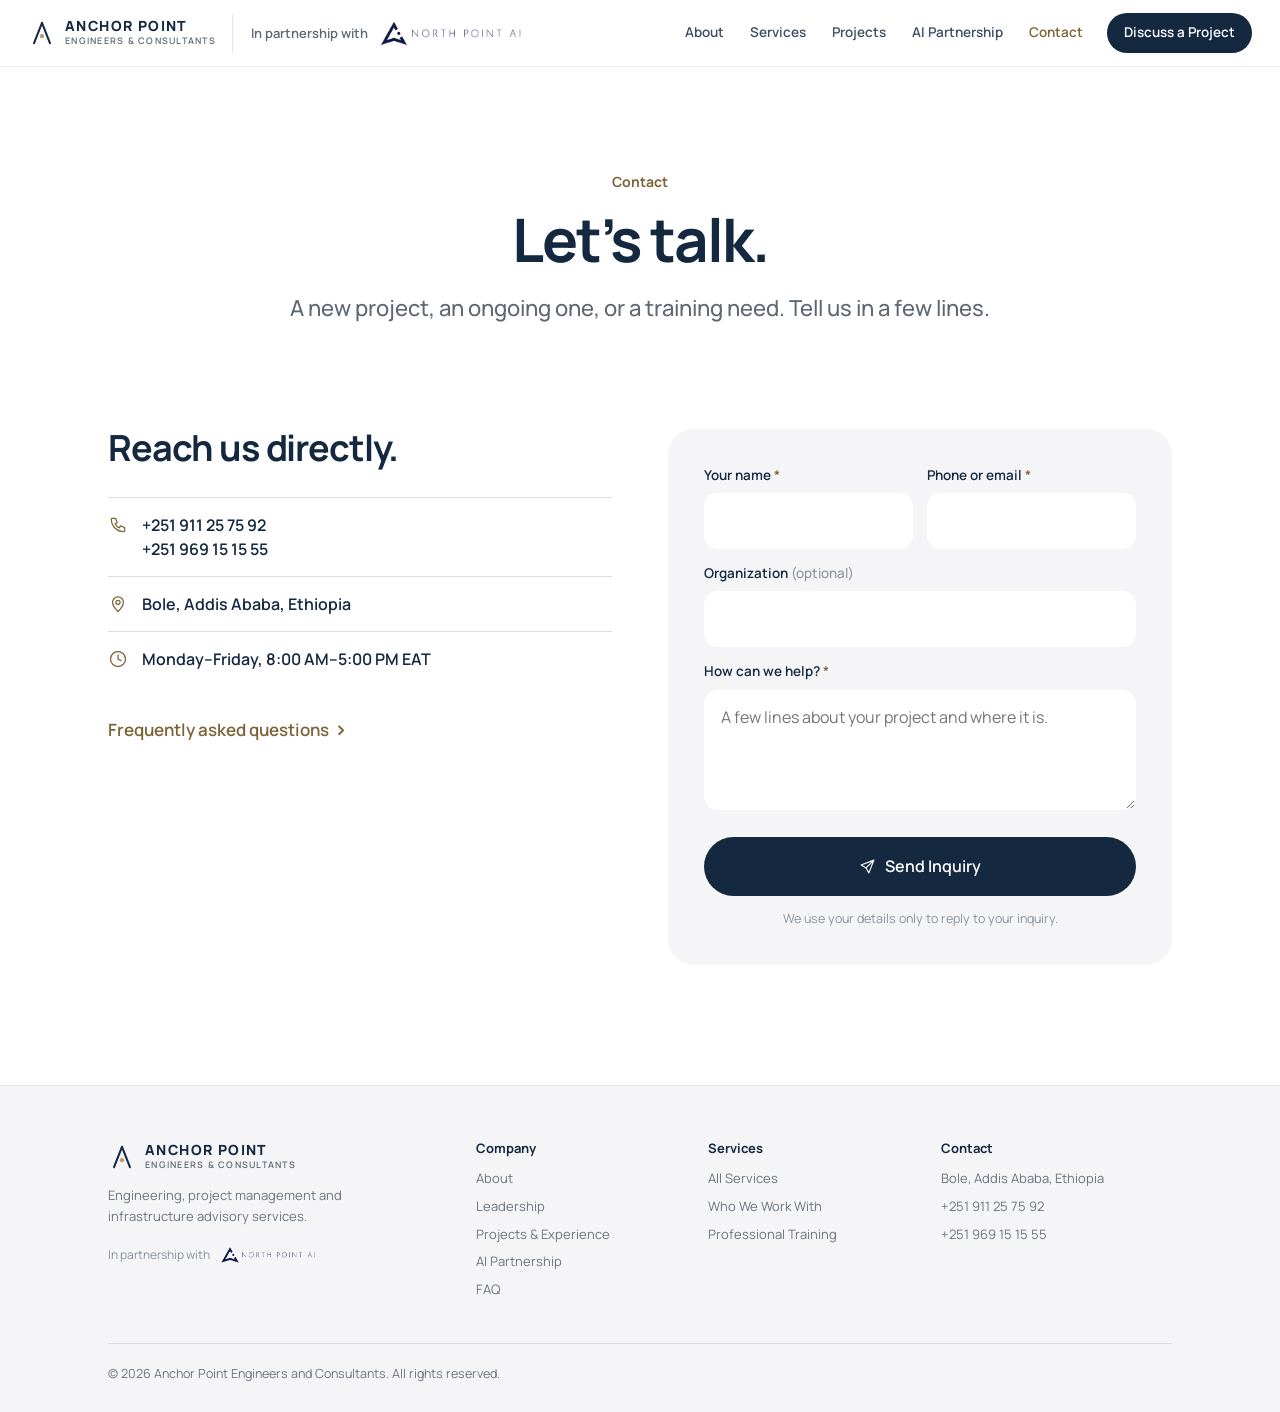
<file: contact.html>
<!DOCTYPE html>
<html lang="en">
<head>
<meta charset="UTF-8">
<meta name="viewport" content="width=device-width, initial-scale=1.0">
<title>Contact Anchor Point | Engineering Consultancy Addis Ababa</title>
<meta name="description" content="Contact Anchor Point Engineers and Consultants in Bole, Addis Ababa, to discuss an infrastructure project, technical consultancy or professional training.">
<meta property="og:title" content="Contact Anchor Point | Engineering Consultancy Addis Ababa">
<meta property="og:description" content="Contact Anchor Point Engineers and Consultants in Bole, Addis Ababa, to discuss an infrastructure project, technical consultancy or professional training.">
<meta property="og:type" content="website">
<meta property="og:site_name" content="Anchor Point Engineers &amp; Consultants">
<link rel="canonical" href="https://anchorpointengineers.com/contact.html">
<meta property="og:url" content="https://anchorpointengineers.com/contact.html">
<link rel="icon" href="data:image/svg+xml,%3Csvg xmlns='http://www.w3.org/2000/svg' viewBox='0 0 44 44'%3E%3Crect width='44' height='44' rx='8' fill='%2314283F'/%3E%3Cpath d='M22 8 11.5 35M22 8l10.5 27' stroke='%23F7F6F2' stroke-width='3' stroke-linecap='round' fill='none'/%3E%3Ccircle cx='22' cy='26.5' r='2.8' fill='%23B89A68'/%3E%3C/svg%3E">
<link rel="preconnect" href="https://fonts.googleapis.com">
<link rel="preconnect" href="https://fonts.gstatic.com" crossorigin>
<link href="https://fonts.googleapis.com/css2?family=Manrope:wght@400;500;600;700;800&display=swap" rel="stylesheet">
<link rel="stylesheet" href="assets/site.css">
</head>
<body>
<a class="skip" href="#main">Skip to content</a>
<header class="hdr">
  <div class="wrap hdr-in">
    <div class="brand">
      <a href="index.html" class="logo" aria-label="Anchor Point Engineers and Consultants — home"><svg viewBox="0 0 44 44" aria-hidden="true"><path d="M22 6 9.5 38M22 6l12.5 32" stroke="#14283F" stroke-width="3.2" stroke-linecap="round" fill="none"/><circle cx="22" cy="27" r="3.4" fill="#B89A68"/></svg><span><b>Anchor Point</b><span>Engineers &amp; Consultants</span></span></a>
      <a href="https://northpoint-ai.com" target="_blank" rel="noopener" class="with" aria-label="In partnership with North Point AI — opens northpoint-ai.com"><span>In partnership with</span><img src="assets/northpoint-ai-logo.webp" alt="North Point AI" width="760" height="143"></a>
    </div>
    <button class="burger" id="burger" aria-label="Menu" aria-controls="nav" aria-expanded="false"><span></span><span></span><span></span></button>
    <nav class="nav" id="nav" aria-label="Main"><a href="about.html">About</a><a href="services.html">Services</a><a href="projects.html">Projects</a><a href="technology.html">AI Partnership</a><a href="contact.html" aria-current="page">Contact</a><a href="#inquiry" class="btn solid">Discuss a Project</a></nav>
  </div>
</header>
<main id="main">
<section class="phero">
  <div class="wrap">
    <span class="eyebrow">Contact</span>
    <h1>Let&rsquo;s talk.</h1>
    <p class="lead">A new project, an ongoing one, or a training need. Tell us in a few lines.</p>
  </div>
</section>

<section class="sec">
  <div class="wrap">
    <div class="cta-g">
      <div>
        <h2>Reach us directly.</h2>
        <ul class="clist"><li><svg class="i" viewBox="0 0 24 24" fill="none" stroke="currentColor" stroke-width="1.6" stroke-linecap="round" stroke-linejoin="round" aria-hidden="true"><path d="M5 4h4l2 5-2.5 1.5a11 11 0 0 0 5 5L15 13l5 2v4a1 1 0 0 1-1 1C10.7 20 4 13.3 4 5a1 1 0 0 1 1-1z"/></svg><span><a href="tel:+251911257592">+251 911 25 75 92</a><br><a href="tel:+251969151555">+251 969 15 15 55</a></span></li><li><svg class="i" viewBox="0 0 24 24" fill="none" stroke="currentColor" stroke-width="1.6" stroke-linecap="round" stroke-linejoin="round" aria-hidden="true"><path d="M12 21s-6.5-5.8-6.5-11a6.5 6.5 0 0 1 13 0c0 5.2-6.5 11-6.5 11z M12 7.5a2.5 2.5 0 1 0 0 5 2.5 2.5 0 0 0 0-5z"/></svg><span>Bole, Addis Ababa, Ethiopia</span></li><li><svg class="i" viewBox="0 0 24 24" fill="none" stroke="currentColor" stroke-width="1.6" stroke-linecap="round" stroke-linejoin="round" aria-hidden="true"><path d="M12 3a9 9 0 1 0 0 18 9 9 0 0 0 0-18z M12 7v5l3.5 2"/></svg><span>Monday&ndash;Friday, 8:00 AM&ndash;5:00 PM EAT</span></li></ul>
        <div class="btns" style="justify-content:flex-start"><a href="faq.html" class="more">Frequently asked questions</a></div>
      </div>
      <form class="inq" id="inquiry" data-endpoint="https://forms.anchorpointengineers.com/" data-telegram="" novalidate>
  <div class="f2">
    <div class="fg"><label for="f-name">Your name <i>*</i></label><input id="f-name" name="name" type="text" autocomplete="name" required><span class="err">Please enter your name.</span></div>
    <div class="fg"><label for="f-contact">Phone or email <i>*</i></label><input id="f-contact" name="contact" type="text" autocomplete="tel" required><span class="err">Please enter a phone number or email.</span></div>
  </div>
  <div class="fg"><label for="f-org">Organization <em>(optional)</em></label><input id="f-org" name="organization" type="text" autocomplete="organization"></div>
  <div class="fg"><label for="f-msg">How can we help? <i>*</i></label><textarea id="f-msg" name="message" required placeholder="A few lines about your project and where it is."></textarea><span class="err">Please tell us what you need.</span></div>
  <div class="hp" aria-hidden="true"><label for="f-web">Website</label><input id="f-web" name="website" type="text" tabindex="-1" autocomplete="off"></div>
  <button type="submit" class="btn solid" id="fsub"><svg class="i" viewBox="0 0 24 24" fill="none" stroke="currentColor" stroke-width="1.6" stroke-linecap="round" stroke-linejoin="round" aria-hidden="true"><path d="M21 3 10 14 M21 3l-7 18-4-7-7-4z"/></svg><span>Send Inquiry</span></button>
  <div class="fmsg" id="fmsg" role="status" aria-live="polite"></div>
  <p class="fnote">We use your details only to reply to your inquiry.</p>
</form>
    </div>
  </div>
</section>
</main>
<footer class="ftr">
  <div class="wrap">
    <div class="ftr-g">
      <div>
        <a href="index.html" class="logo"><svg viewBox="0 0 44 44" aria-hidden="true"><path d="M22 6 9.5 38M22 6l12.5 32" stroke="#14283F" stroke-width="3.2" stroke-linecap="round" fill="none"/><circle cx="22" cy="27" r="3.4" fill="#B89A68"/></svg><span><b>Anchor Point</b><span>Engineers &amp; Consultants</span></span></a>
        <p>Engineering, project management and infrastructure advisory services.</p>
        <a class="ftr-np" href="https://northpoint-ai.com" target="_blank" rel="noopener"><span>In partnership with</span><img src="assets/northpoint-ai-logo.webp" alt="North Point AI" width="760" height="143" loading="lazy"></a>
      </div>
      <div>
        <h4>Company</h4>
        <ul>
          <li><a href="about.html">About</a></li>
          <li><a href="leadership.html">Leadership</a></li>
          <li><a href="projects.html">Projects &amp; Experience</a></li>
          <li><a href="technology.html">AI Partnership</a></li>
          <li><a href="faq.html">FAQ</a></li>
        </ul>
      </div>
      <div>
        <h4>Services</h4>
        <ul>
          <li><a href="services.html">All Services</a></li>
          <li><a href="sectors.html">Who We Work With</a></li>
          <li><a href="training.html">Professional Training</a></li>
        </ul>
      </div>
      <div>
        <h4>Contact</h4>
        <ul>
          <li>Bole, Addis Ababa, Ethiopia</li>
          <li><a href="tel:+251911257592">+251 911 25 75 92</a></li>
          <li><a href="tel:+251969151555">+251 969 15 15 55</a></li>
          
        </ul>
      </div>
    </div>
    <div class="ftr-b">
      <span>&copy; <span id="yr">2026</span> Anchor Point Engineers and Consultants. All rights reserved.</span>
    </div>
  </div>
</footer>
<script>document.getElementById('yr').textContent=new Date().getFullYear()</script>
<script src="assets/site.js" defer></script>
</body>
</html>
</file>
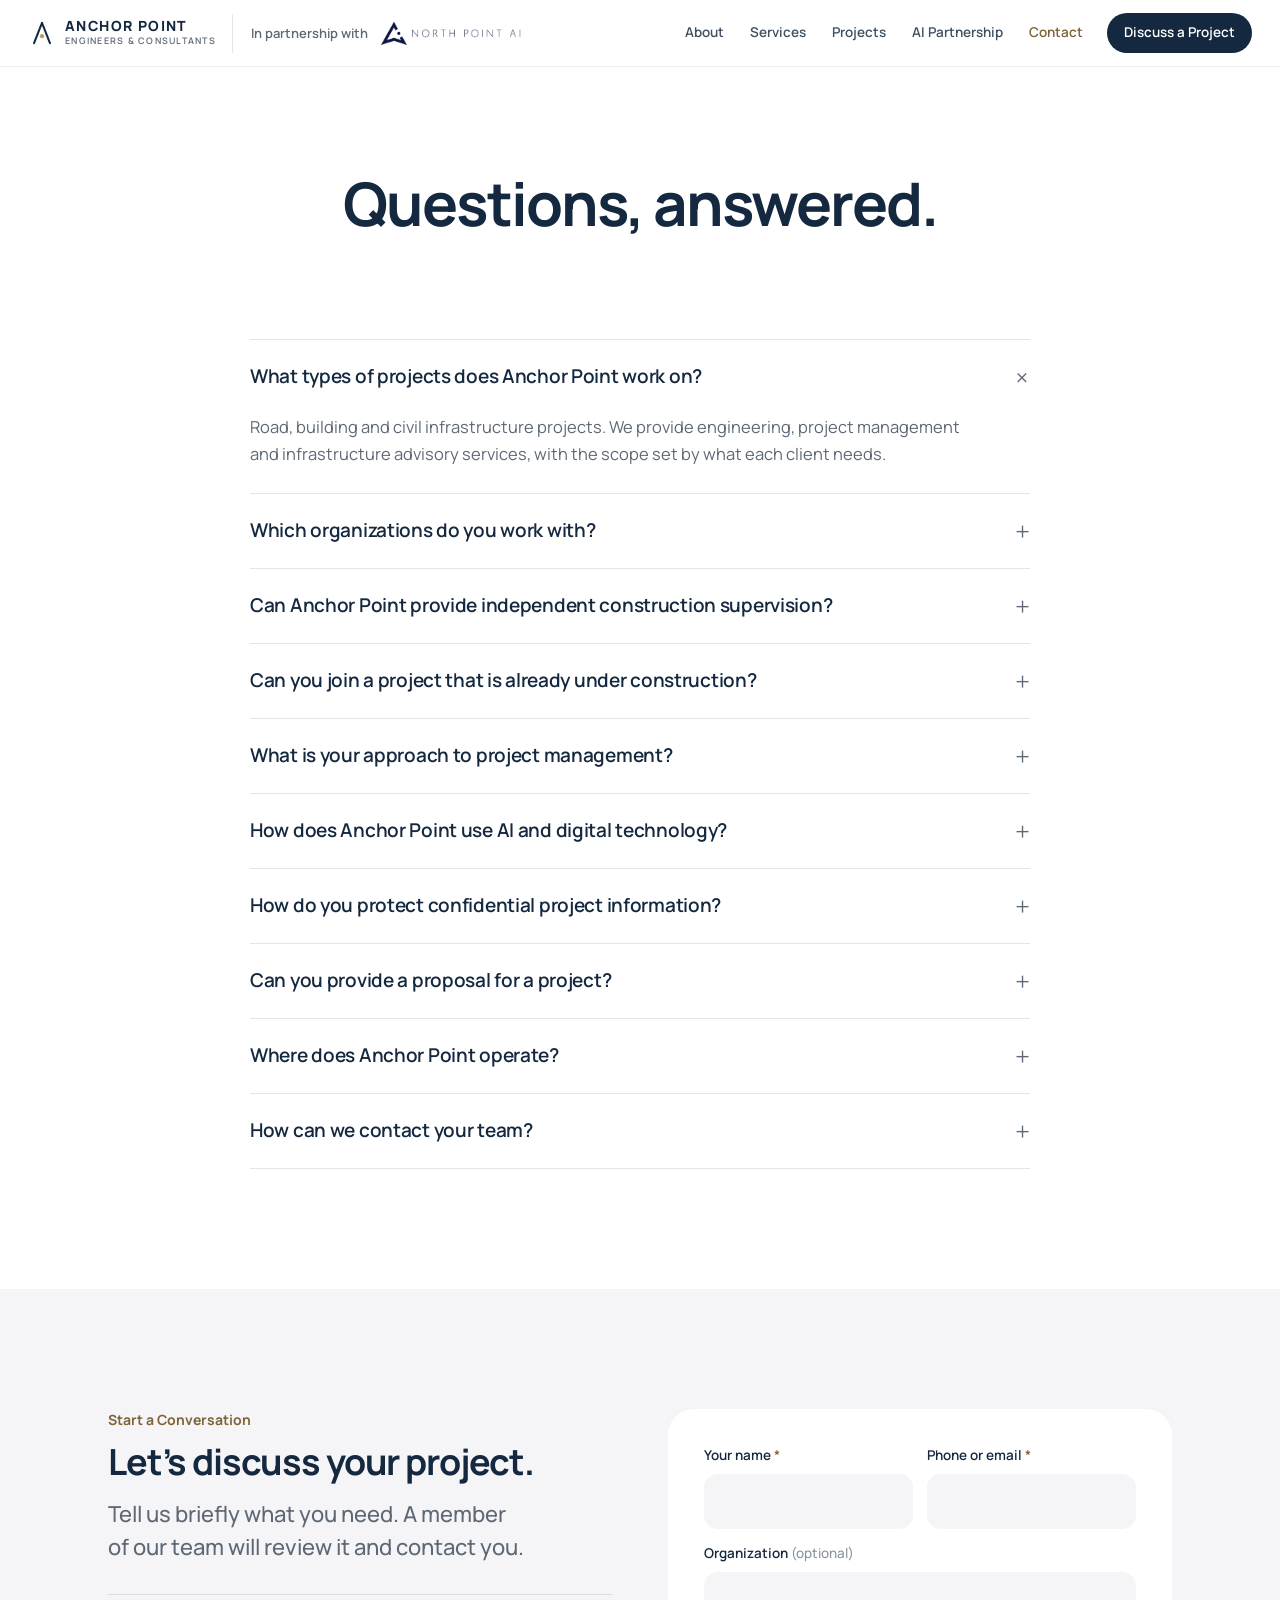
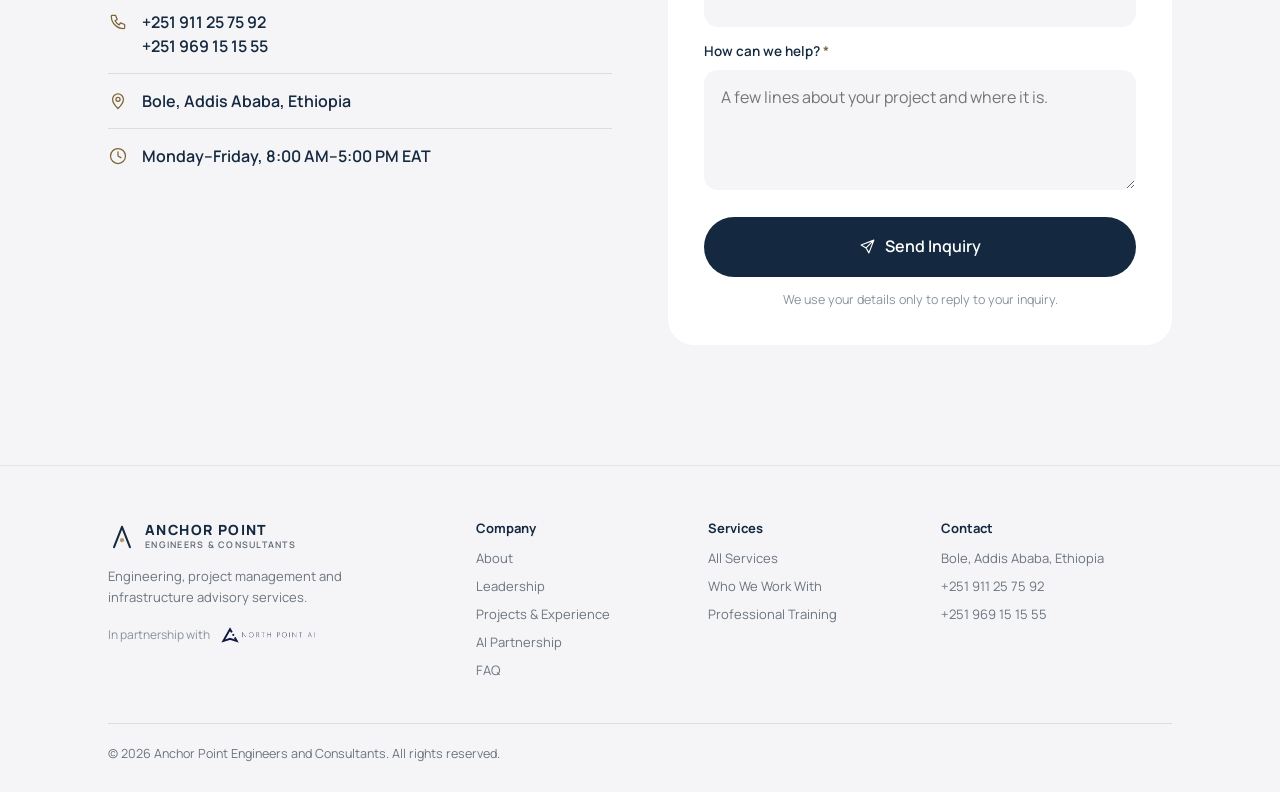
<file: faq.html>
<!DOCTYPE html>
<html lang="en">
<head>
<meta charset="UTF-8">
<meta name="viewport" content="width=device-width, initial-scale=1.0">
<title>Frequently Asked Questions | Anchor Point Engineers &amp; Consultants</title>
<meta name="description" content="Answers to common questions about Anchor Point&#x27;s engineering, project management and infrastructure advisory services, how we work and how to contact our team.">
<meta property="og:title" content="Frequently Asked Questions | Anchor Point Engineers &amp; Consultants">
<meta property="og:description" content="Answers to common questions about Anchor Point&#x27;s engineering, project management and infrastructure advisory services, how we work and how to contact our team.">
<meta property="og:type" content="website">
<meta property="og:site_name" content="Anchor Point Engineers &amp; Consultants">
<link rel="canonical" href="https://anchorpointengineers.com/faq.html">
<meta property="og:url" content="https://anchorpointengineers.com/faq.html">
<link rel="icon" href="data:image/svg+xml,%3Csvg xmlns='http://www.w3.org/2000/svg' viewBox='0 0 44 44'%3E%3Crect width='44' height='44' rx='8' fill='%2314283F'/%3E%3Cpath d='M22 8 11.5 35M22 8l10.5 27' stroke='%23F7F6F2' stroke-width='3' stroke-linecap='round' fill='none'/%3E%3Ccircle cx='22' cy='26.5' r='2.8' fill='%23B89A68'/%3E%3C/svg%3E">
<link rel="preconnect" href="https://fonts.googleapis.com">
<link rel="preconnect" href="https://fonts.gstatic.com" crossorigin>
<link href="https://fonts.googleapis.com/css2?family=Manrope:wght@400;500;600;700;800&display=swap" rel="stylesheet">
<link rel="stylesheet" href="assets/site.css">
</head>
<body>
<a class="skip" href="#main">Skip to content</a>
<header class="hdr">
  <div class="wrap hdr-in">
    <div class="brand">
      <a href="index.html" class="logo" aria-label="Anchor Point Engineers and Consultants — home"><svg viewBox="0 0 44 44" aria-hidden="true"><path d="M22 6 9.5 38M22 6l12.5 32" stroke="#14283F" stroke-width="3.2" stroke-linecap="round" fill="none"/><circle cx="22" cy="27" r="3.4" fill="#B89A68"/></svg><span><b>Anchor Point</b><span>Engineers &amp; Consultants</span></span></a>
      <a href="https://northpoint-ai.com" target="_blank" rel="noopener" class="with" aria-label="In partnership with North Point AI — opens northpoint-ai.com"><span>In partnership with</span><img src="assets/northpoint-ai-logo.webp" alt="North Point AI" width="760" height="143"></a>
    </div>
    <button class="burger" id="burger" aria-label="Menu" aria-controls="nav" aria-expanded="false"><span></span><span></span><span></span></button>
    <nav class="nav" id="nav" aria-label="Main"><a href="about.html">About</a><a href="services.html">Services</a><a href="projects.html">Projects</a><a href="technology.html">AI Partnership</a><a href="contact.html" aria-current="page">Contact</a><a href="#inquiry" class="btn solid">Discuss a Project</a></nav>
  </div>
</header>
<main id="main">
<section class="phero">
  <div class="wrap">
    <h1>Questions, answered.</h1>
  </div>
</section>

<section class="sec">
  <div class="wrap">
    <div class="faq">
      <details open><summary>What types of projects does Anchor Point work on?</summary><p>Road, building and civil infrastructure projects. We provide engineering, project management and infrastructure advisory services, with the scope set by what each client needs.</p></details>
      <details><summary>Which organizations do you work with?</summary><p>Public institutions, government agencies, private developers, contractors and development partners.</p></details>
      <details><summary>Can Anchor Point provide independent construction supervision?</summary><p>Yes, within our qualified areas of practice. We check the works against the approved designs, specifications and contract.</p></details>
      <details><summary>Can you join a project that is already under construction?</summary><p>Yes. Depending on the project, we can provide a project review, technical assessment, monitoring, construction oversight and advice.</p></details>
      <details><summary>What is your approach to project management?</summary><p>Structured planning, continuous monitoring, close coordination and early attention to risk.</p></details>
      <details><summary>How does Anchor Point use AI and digital technology?</summary><p>Think of it as a second pair of eyes that never tires. With our partner <a class="np" href="https://northpoint-ai.com" target="_blank" rel="noopener">North Point AI</a>, we use AI to read contracts, drawings and correspondence, watch schedules for early signs of delay and check quantities and payments line by line. That frees our engineers for what only engineers can do: judge, decide and take responsibility. Nothing becomes advice until a qualified engineer has reviewed it.</p></details>
      <details><summary>How do you protect confidential project information?</summary><p>We treat client project information as confidential and handle it in line with our contractual obligations and information-management procedures. Specific data handling arrangements can be agreed for each engagement.</p></details>
      <details><summary>Can you provide a proposal for a project?</summary><p>Yes. Send us an outline of the project, its location and what you need, and we will review it and advise on next steps.</p></details>
      <details><summary>Where does Anchor Point operate?</summary><p>We are based in Addis Ababa and serve clients across Ethiopia.</p></details>
      <details><summary>How can we contact your team?</summary><p>Use the short form below, or call us on the numbers listed.</p></details>
    </div>
  </div>
</section>

<section class="sec cta" id="discuss">
  <div class="wrap">
    <div class="cta-g">
      <div>
        <span class="eyebrow">Start a Conversation</span>
        <h2>Let&rsquo;s discuss your project.</h2>
        <p class="lead">Tell us briefly what you need. A member of our team will review it and contact you.</p>
        <ul class="clist"><li><svg class="i" viewBox="0 0 24 24" fill="none" stroke="currentColor" stroke-width="1.6" stroke-linecap="round" stroke-linejoin="round" aria-hidden="true"><path d="M5 4h4l2 5-2.5 1.5a11 11 0 0 0 5 5L15 13l5 2v4a1 1 0 0 1-1 1C10.7 20 4 13.3 4 5a1 1 0 0 1 1-1z"/></svg><span><a href="tel:+251911257592">+251 911 25 75 92</a><br><a href="tel:+251969151555">+251 969 15 15 55</a></span></li><li><svg class="i" viewBox="0 0 24 24" fill="none" stroke="currentColor" stroke-width="1.6" stroke-linecap="round" stroke-linejoin="round" aria-hidden="true"><path d="M12 21s-6.5-5.8-6.5-11a6.5 6.5 0 0 1 13 0c0 5.2-6.5 11-6.5 11z M12 7.5a2.5 2.5 0 1 0 0 5 2.5 2.5 0 0 0 0-5z"/></svg><span>Bole, Addis Ababa, Ethiopia</span></li><li><svg class="i" viewBox="0 0 24 24" fill="none" stroke="currentColor" stroke-width="1.6" stroke-linecap="round" stroke-linejoin="round" aria-hidden="true"><path d="M12 3a9 9 0 1 0 0 18 9 9 0 0 0 0-18z M12 7v5l3.5 2"/></svg><span>Monday&ndash;Friday, 8:00 AM&ndash;5:00 PM EAT</span></li></ul>
      </div>
      <form class="inq" id="inquiry" data-endpoint="https://forms.anchorpointengineers.com/" data-telegram="" novalidate>
  <div class="f2">
    <div class="fg"><label for="f-name">Your name <i>*</i></label><input id="f-name" name="name" type="text" autocomplete="name" required><span class="err">Please enter your name.</span></div>
    <div class="fg"><label for="f-contact">Phone or email <i>*</i></label><input id="f-contact" name="contact" type="text" autocomplete="tel" required><span class="err">Please enter a phone number or email.</span></div>
  </div>
  <div class="fg"><label for="f-org">Organization <em>(optional)</em></label><input id="f-org" name="organization" type="text" autocomplete="organization"></div>
  <div class="fg"><label for="f-msg">How can we help? <i>*</i></label><textarea id="f-msg" name="message" required placeholder="A few lines about your project and where it is."></textarea><span class="err">Please tell us what you need.</span></div>
  <div class="hp" aria-hidden="true"><label for="f-web">Website</label><input id="f-web" name="website" type="text" tabindex="-1" autocomplete="off"></div>
  <button type="submit" class="btn solid" id="fsub"><svg class="i" viewBox="0 0 24 24" fill="none" stroke="currentColor" stroke-width="1.6" stroke-linecap="round" stroke-linejoin="round" aria-hidden="true"><path d="M21 3 10 14 M21 3l-7 18-4-7-7-4z"/></svg><span>Send Inquiry</span></button>
  <div class="fmsg" id="fmsg" role="status" aria-live="polite"></div>
  <p class="fnote">We use your details only to reply to your inquiry.</p>
</form>
    </div>
  </div>
</section>
</main>
<footer class="ftr">
  <div class="wrap">
    <div class="ftr-g">
      <div>
        <a href="index.html" class="logo"><svg viewBox="0 0 44 44" aria-hidden="true"><path d="M22 6 9.5 38M22 6l12.5 32" stroke="#14283F" stroke-width="3.2" stroke-linecap="round" fill="none"/><circle cx="22" cy="27" r="3.4" fill="#B89A68"/></svg><span><b>Anchor Point</b><span>Engineers &amp; Consultants</span></span></a>
        <p>Engineering, project management and infrastructure advisory services.</p>
        <a class="ftr-np" href="https://northpoint-ai.com" target="_blank" rel="noopener"><span>In partnership with</span><img src="assets/northpoint-ai-logo.webp" alt="North Point AI" width="760" height="143" loading="lazy"></a>
      </div>
      <div>
        <h4>Company</h4>
        <ul>
          <li><a href="about.html">About</a></li>
          <li><a href="leadership.html">Leadership</a></li>
          <li><a href="projects.html">Projects &amp; Experience</a></li>
          <li><a href="technology.html">AI Partnership</a></li>
          <li><a href="faq.html">FAQ</a></li>
        </ul>
      </div>
      <div>
        <h4>Services</h4>
        <ul>
          <li><a href="services.html">All Services</a></li>
          <li><a href="sectors.html">Who We Work With</a></li>
          <li><a href="training.html">Professional Training</a></li>
        </ul>
      </div>
      <div>
        <h4>Contact</h4>
        <ul>
          <li>Bole, Addis Ababa, Ethiopia</li>
          <li><a href="tel:+251911257592">+251 911 25 75 92</a></li>
          <li><a href="tel:+251969151555">+251 969 15 15 55</a></li>
          
        </ul>
      </div>
    </div>
    <div class="ftr-b">
      <span>&copy; <span id="yr">2026</span> Anchor Point Engineers and Consultants. All rights reserved.</span>
    </div>
  </div>
</footer>
<script>document.getElementById('yr').textContent=new Date().getFullYear()</script>
<script src="assets/site.js" defer></script>
</body>
</html>
</file>
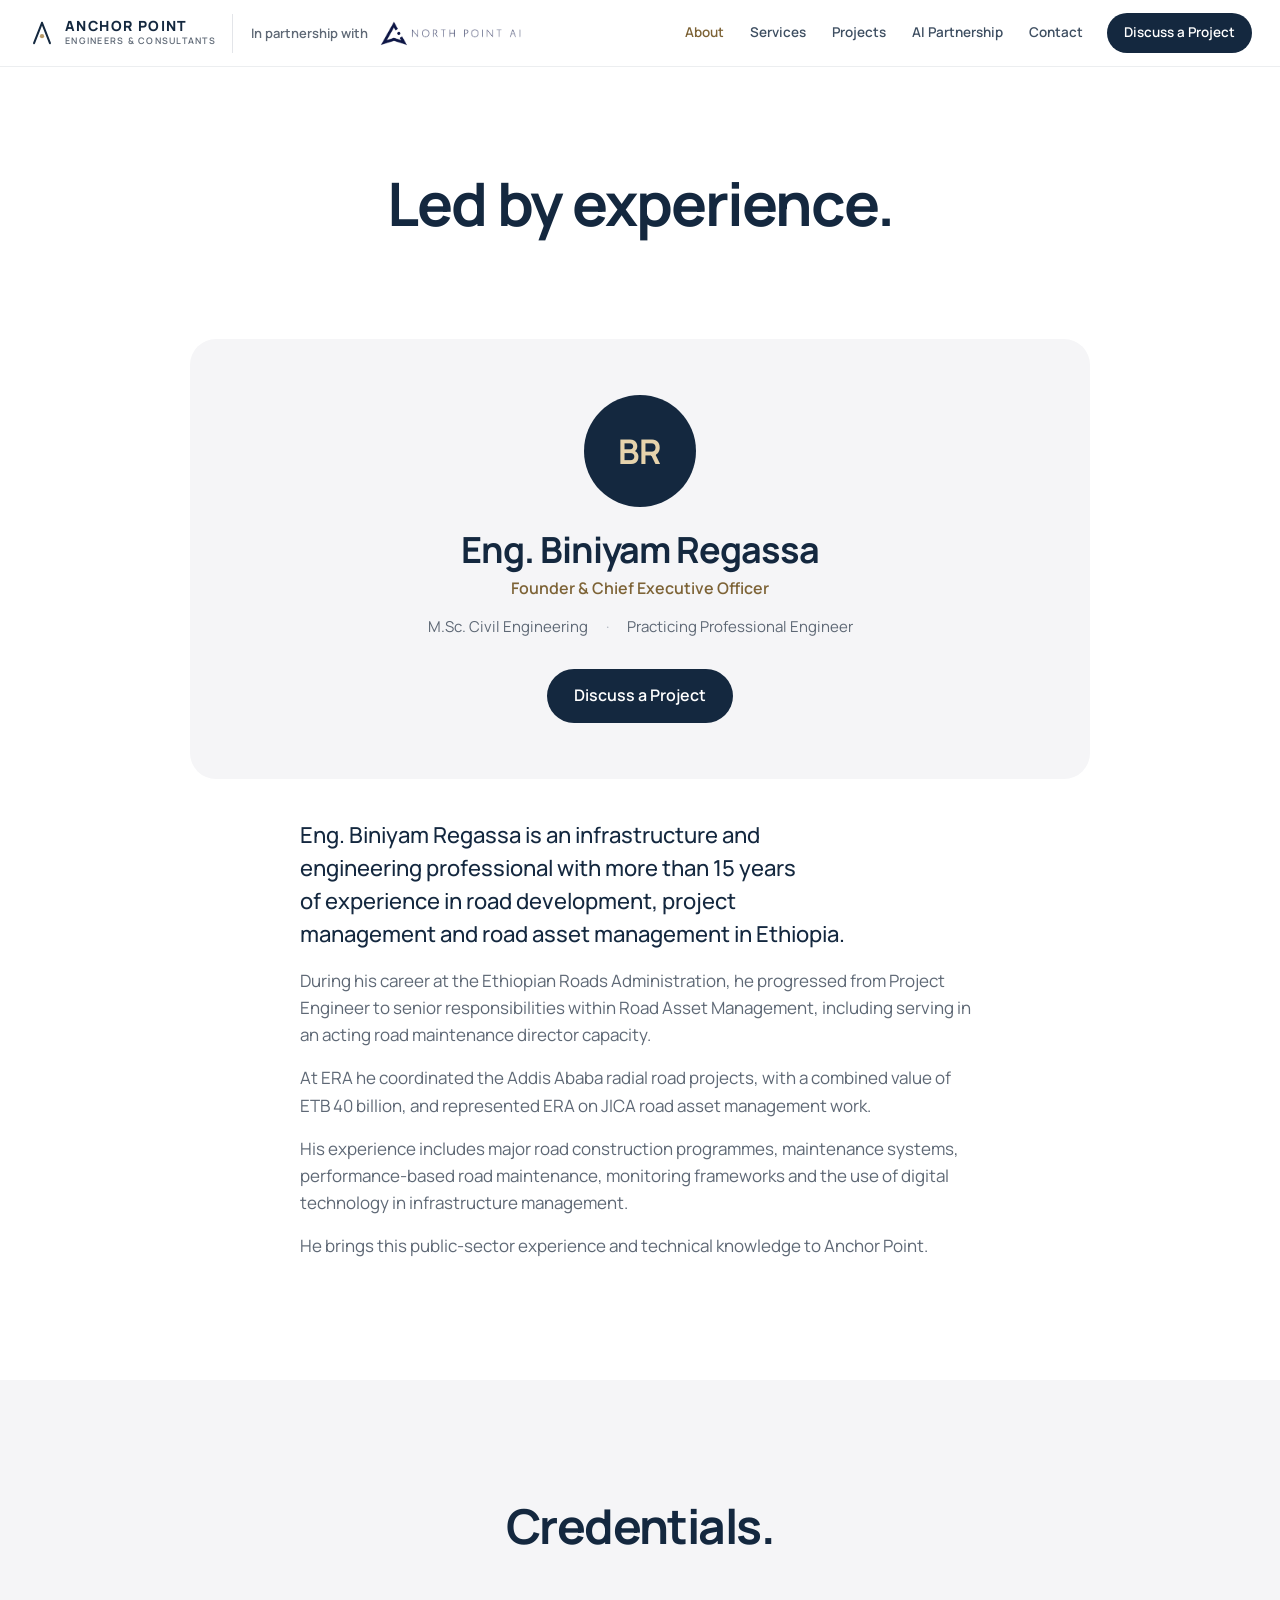
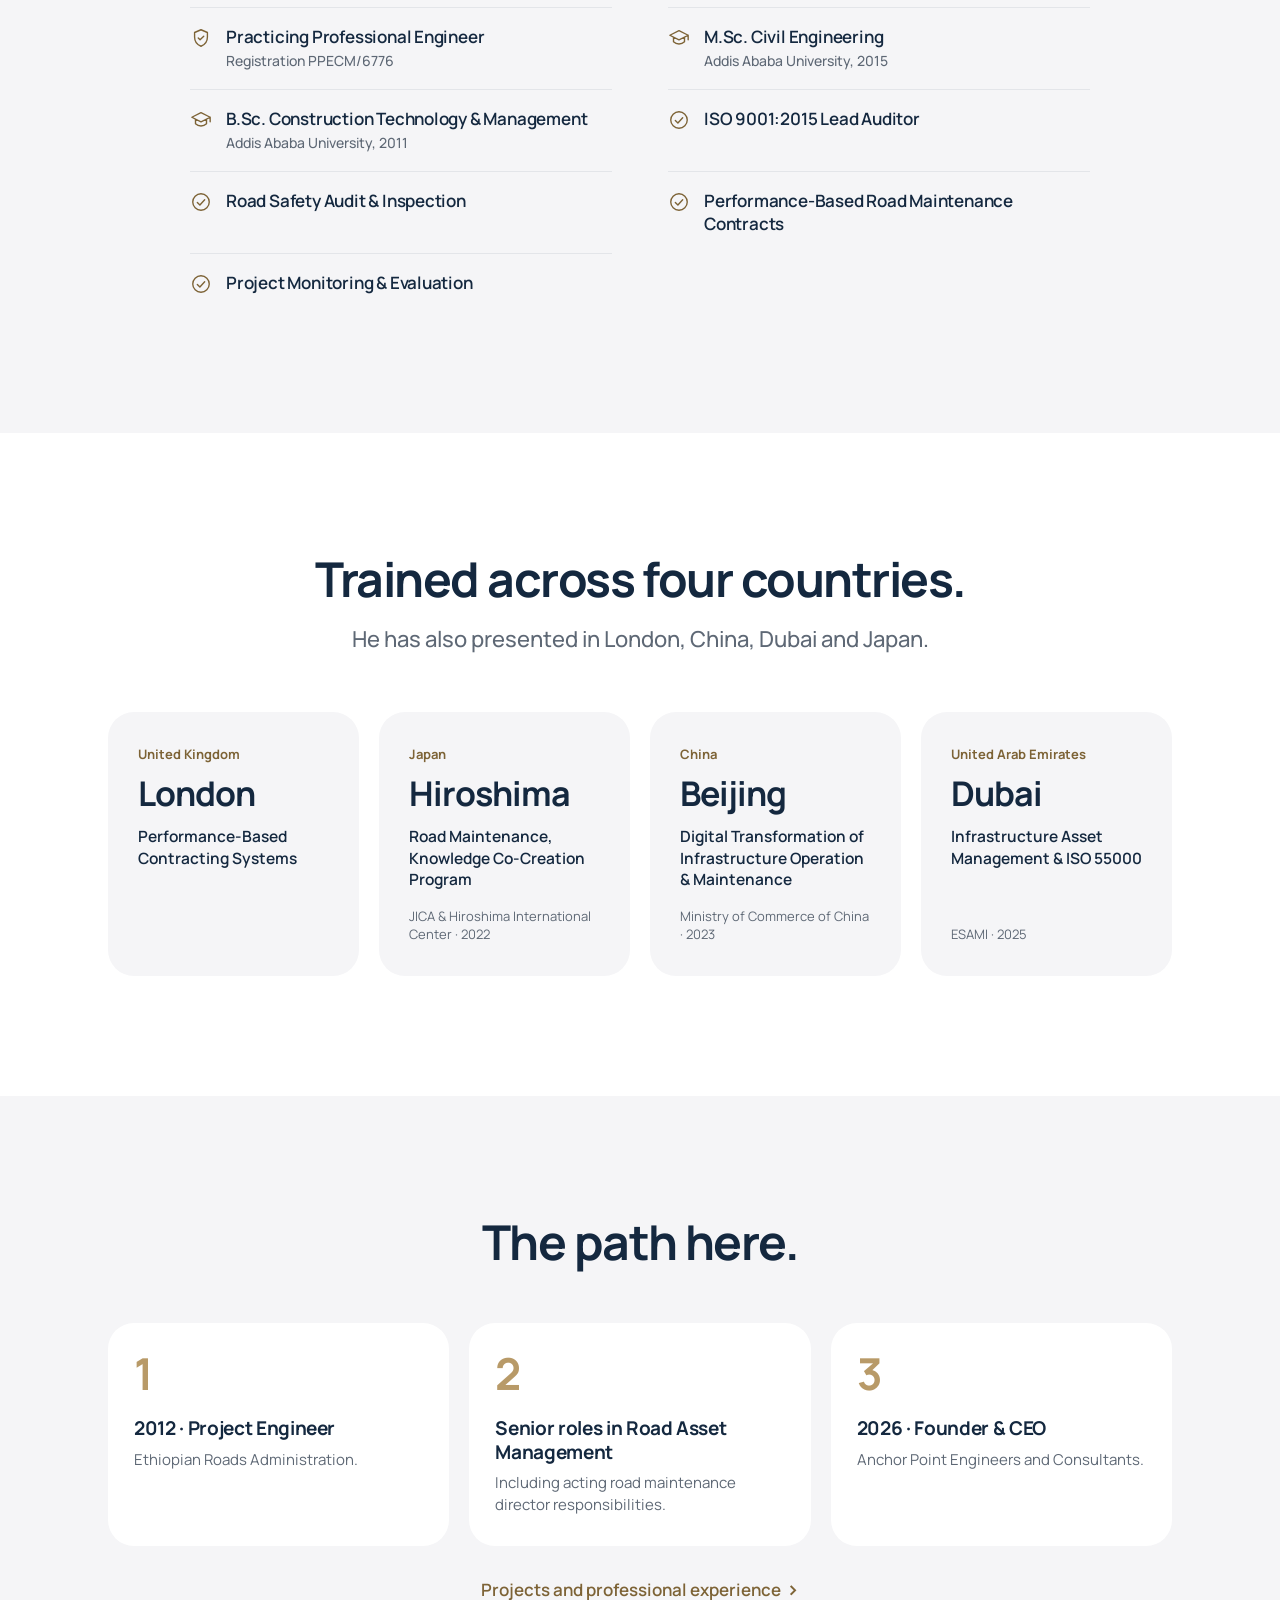
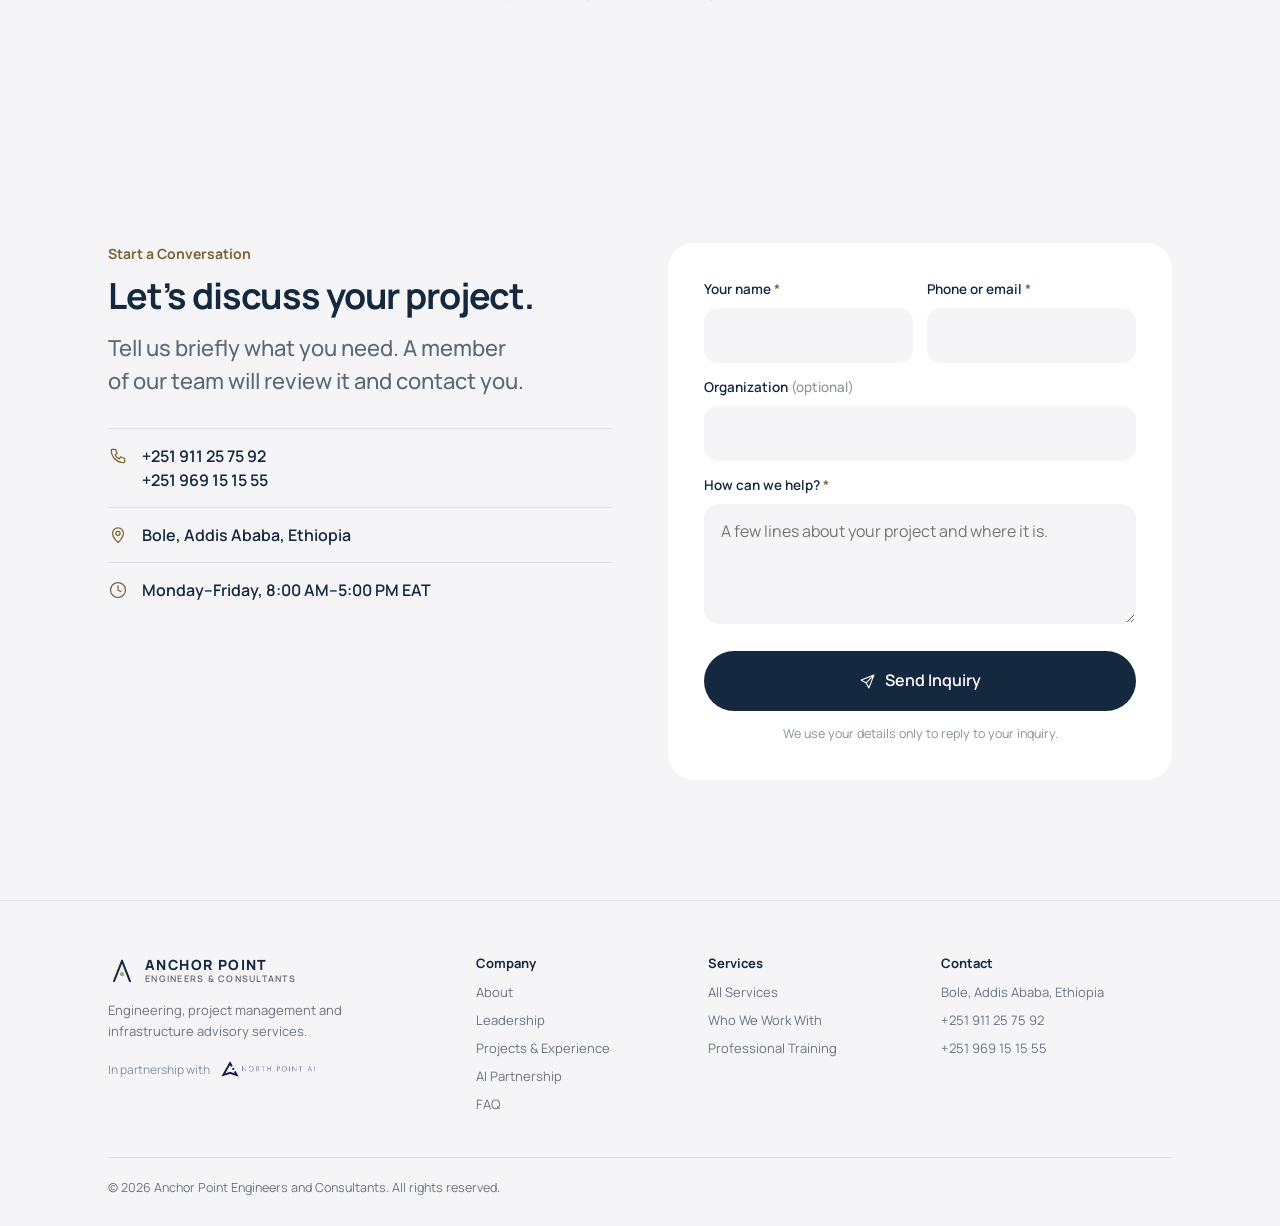
<file: leadership.html>
<!DOCTYPE html>
<html lang="en">
<head>
<meta charset="UTF-8">
<meta name="viewport" content="width=device-width, initial-scale=1.0">
<title>Leadership &amp; Professional Expertise | Anchor Point</title>
<meta name="description" content="Anchor Point is led by Eng. Biniyam Regassa, Founder and Chief Executive Officer, an infrastructure and engineering professional with more than 15 years of experience in Ethiopia.">
<meta property="og:title" content="Leadership &amp; Professional Expertise | Anchor Point">
<meta property="og:description" content="Anchor Point is led by Eng. Biniyam Regassa, Founder and Chief Executive Officer, an infrastructure and engineering professional with more than 15 years of experience in Ethiopia.">
<meta property="og:type" content="website">
<meta property="og:site_name" content="Anchor Point Engineers &amp; Consultants">
<link rel="canonical" href="https://anchorpointengineers.com/leadership.html">
<meta property="og:url" content="https://anchorpointengineers.com/leadership.html">
<link rel="icon" href="data:image/svg+xml,%3Csvg xmlns='http://www.w3.org/2000/svg' viewBox='0 0 44 44'%3E%3Crect width='44' height='44' rx='8' fill='%2314283F'/%3E%3Cpath d='M22 8 11.5 35M22 8l10.5 27' stroke='%23F7F6F2' stroke-width='3' stroke-linecap='round' fill='none'/%3E%3Ccircle cx='22' cy='26.5' r='2.8' fill='%23B89A68'/%3E%3C/svg%3E">
<link rel="preconnect" href="https://fonts.googleapis.com">
<link rel="preconnect" href="https://fonts.gstatic.com" crossorigin>
<link href="https://fonts.googleapis.com/css2?family=Manrope:wght@400;500;600;700;800&display=swap" rel="stylesheet">
<link rel="stylesheet" href="assets/site.css">
</head>
<body>
<a class="skip" href="#main">Skip to content</a>
<header class="hdr">
  <div class="wrap hdr-in">
    <div class="brand">
      <a href="index.html" class="logo" aria-label="Anchor Point Engineers and Consultants — home"><svg viewBox="0 0 44 44" aria-hidden="true"><path d="M22 6 9.5 38M22 6l12.5 32" stroke="#14283F" stroke-width="3.2" stroke-linecap="round" fill="none"/><circle cx="22" cy="27" r="3.4" fill="#B89A68"/></svg><span><b>Anchor Point</b><span>Engineers &amp; Consultants</span></span></a>
      <a href="https://northpoint-ai.com" target="_blank" rel="noopener" class="with" aria-label="In partnership with North Point AI — opens northpoint-ai.com"><span>In partnership with</span><img src="assets/northpoint-ai-logo.webp" alt="North Point AI" width="760" height="143"></a>
    </div>
    <button class="burger" id="burger" aria-label="Menu" aria-controls="nav" aria-expanded="false"><span></span><span></span><span></span></button>
    <nav class="nav" id="nav" aria-label="Main"><a href="about.html" aria-current="page">About</a><a href="services.html">Services</a><a href="projects.html">Projects</a><a href="technology.html">AI Partnership</a><a href="contact.html">Contact</a><a href="#inquiry" class="btn solid">Discuss a Project</a></nav>
  </div>
</header>
<main id="main">
<section class="phero">
  <div class="wrap">
    <h1>Led by experience.</h1>
  </div>
</section>

<section class="sec">
  <div class="wrap">
    <div class="profile">
      <span class="portrait mono" aria-hidden="true">BR</span>
      <h2><span class="s">Eng.</span> <span class="s">Biniyam Regassa</span></h2>
      <span class="role">Founder &amp; Chief Executive Officer</span>
      <ul class="tags"><li>M.Sc. Civil Engineering</li><li>Practicing Professional Engineer</li></ul>
      <div class="btns"><a href="#inquiry" class="btn solid">Discuss a Project</a></div>
    </div>
    <div class="bio">
        <p class="lead">Eng. Biniyam Regassa is an infrastructure and engineering professional with more than 15 years of experience in road development, project management and road asset management in Ethiopia.</p>
        <p>During his career at the Ethiopian Roads Administration, he progressed from Project Engineer to senior responsibilities within Road Asset Management, including serving in an acting road maintenance director capacity.</p>
        <p>At ERA he coordinated the Addis Ababa radial road projects, with a combined value of ETB 40 billion, and represented ERA on JICA road asset management work.</p>
        <p>His experience includes major road construction programmes, maintenance systems, performance-based road maintenance, monitoring frameworks and the use of digital technology in infrastructure management.</p>
        <p>He brings this public-sector experience and technical knowledge to Anchor Point.</p>
    </div>
  </div>
</section>

<section class="sec ivory">
  <div class="wrap">
    <div class="head"><h2>Credentials.</h2></div>
    <ul class="checks">
      <li><svg class="i" viewBox="0 0 24 24" fill="none" stroke="currentColor" stroke-width="1.6" stroke-linecap="round" stroke-linejoin="round" aria-hidden="true"><path d="M12 3l7 3v5c0 5-3 8.5-7 10-4-1.5-7-5-7-10V6z M9 12l2 2 4-4"/></svg><span>Practicing Professional Engineer<small>Registration PPECM/6776</small></span></li>
      <li><svg class="i" viewBox="0 0 24 24" fill="none" stroke="currentColor" stroke-width="1.6" stroke-linecap="round" stroke-linejoin="round" aria-hidden="true"><path d="M2 9l10-5 10 5-10 5z M6 11.5V16c1.5 1.5 3.5 2.5 6 2.5s4.5-1 6-2.5v-4.5 M22 9v5"/></svg><span>M.Sc. Civil Engineering<small>Addis Ababa University, 2015</small></span></li>
      <li><svg class="i" viewBox="0 0 24 24" fill="none" stroke="currentColor" stroke-width="1.6" stroke-linecap="round" stroke-linejoin="round" aria-hidden="true"><path d="M2 9l10-5 10 5-10 5z M6 11.5V16c1.5 1.5 3.5 2.5 6 2.5s4.5-1 6-2.5v-4.5 M22 9v5"/></svg><span>B.Sc. Construction Technology &amp; Management<small>Addis Ababa University, 2011</small></span></li>
      <li><svg class="i" viewBox="0 0 24 24" fill="none" stroke="currentColor" stroke-width="1.6" stroke-linecap="round" stroke-linejoin="round" aria-hidden="true"><path d="M12 3a9 9 0 1 0 0 18 9 9 0 0 0 0-18z M8 12.5l2.8 2.8L16 9.5"/></svg><span>ISO 9001:2015 Lead Auditor</span></li>
      <li><svg class="i" viewBox="0 0 24 24" fill="none" stroke="currentColor" stroke-width="1.6" stroke-linecap="round" stroke-linejoin="round" aria-hidden="true"><path d="M12 3a9 9 0 1 0 0 18 9 9 0 0 0 0-18z M8 12.5l2.8 2.8L16 9.5"/></svg><span>Road Safety Audit &amp; Inspection</span></li>
      <li><svg class="i" viewBox="0 0 24 24" fill="none" stroke="currentColor" stroke-width="1.6" stroke-linecap="round" stroke-linejoin="round" aria-hidden="true"><path d="M12 3a9 9 0 1 0 0 18 9 9 0 0 0 0-18z M8 12.5l2.8 2.8L16 9.5"/></svg><span>Performance-Based Road Maintenance Contracts</span></li>
      <li><svg class="i" viewBox="0 0 24 24" fill="none" stroke="currentColor" stroke-width="1.6" stroke-linecap="round" stroke-linejoin="round" aria-hidden="true"><path d="M12 3a9 9 0 1 0 0 18 9 9 0 0 0 0-18z M8 12.5l2.8 2.8L16 9.5"/></svg><span>Project Monitoring &amp; Evaluation</span></li>
    </ul>
  </div>
</section>

<section class="sec">
  <div class="wrap">
    <div class="head">
      <h2>Trained across four countries.</h2>
      <p class="lead">He has also presented in London, China, Dubai and Japan.</p>
    </div>
    <div class="g4 intl">
  <div class="card"><span class="eyebrow">United Kingdom</span><h3>London</h3><p>Performance-Based Contracting Systems</p></div>
  <div class="card"><span class="eyebrow">Japan</span><h3>Hiroshima</h3><p>Road Maintenance, Knowledge Co-Creation Program</p><small>JICA &amp; Hiroshima International Center &middot; 2022</small></div>
  <div class="card"><span class="eyebrow">China</span><h3>Beijing</h3><p>Digital Transformation of Infrastructure Operation &amp; Maintenance</p><small>Ministry of Commerce of China &middot; 2023</small></div>
  <div class="card"><span class="eyebrow">United Arab Emirates</span><h3>Dubai</h3><p>Infrastructure Asset Management &amp; ISO 55000</p><small>ESAMI &middot; 2025</small></div>
</div>
  </div>
</section>

<section class="sec ivory">
  <div class="wrap">
    <div class="head"><h2>The path here.</h2></div>
    <div class="flow-g three">
      <div class="fstep"><b>2012 &middot; Project Engineer</b><p>Ethiopian Roads Administration.</p></div>
      <div class="fstep"><b>Senior roles in Road Asset Management</b><p>Including acting road maintenance director responsibilities.</p></div>
      <div class="fstep"><b>2026 &middot; Founder &amp; CEO</b><p>Anchor Point Engineers and Consultants.</p></div>
    </div>
    <div class="btns"><a href="projects.html" class="more">Projects and professional experience</a></div>
  </div>
</section>

<section class="sec cta" id="discuss">
  <div class="wrap">
    <div class="cta-g">
      <div>
        <span class="eyebrow">Start a Conversation</span>
        <h2>Let&rsquo;s discuss your project.</h2>
        <p class="lead">Tell us briefly what you need. A member of our team will review it and contact you.</p>
        <ul class="clist"><li><svg class="i" viewBox="0 0 24 24" fill="none" stroke="currentColor" stroke-width="1.6" stroke-linecap="round" stroke-linejoin="round" aria-hidden="true"><path d="M5 4h4l2 5-2.5 1.5a11 11 0 0 0 5 5L15 13l5 2v4a1 1 0 0 1-1 1C10.7 20 4 13.3 4 5a1 1 0 0 1 1-1z"/></svg><span><a href="tel:+251911257592">+251 911 25 75 92</a><br><a href="tel:+251969151555">+251 969 15 15 55</a></span></li><li><svg class="i" viewBox="0 0 24 24" fill="none" stroke="currentColor" stroke-width="1.6" stroke-linecap="round" stroke-linejoin="round" aria-hidden="true"><path d="M12 21s-6.5-5.8-6.5-11a6.5 6.5 0 0 1 13 0c0 5.2-6.5 11-6.5 11z M12 7.5a2.5 2.5 0 1 0 0 5 2.5 2.5 0 0 0 0-5z"/></svg><span>Bole, Addis Ababa, Ethiopia</span></li><li><svg class="i" viewBox="0 0 24 24" fill="none" stroke="currentColor" stroke-width="1.6" stroke-linecap="round" stroke-linejoin="round" aria-hidden="true"><path d="M12 3a9 9 0 1 0 0 18 9 9 0 0 0 0-18z M12 7v5l3.5 2"/></svg><span>Monday&ndash;Friday, 8:00 AM&ndash;5:00 PM EAT</span></li></ul>
      </div>
      <form class="inq" id="inquiry" data-endpoint="https://forms.anchorpointengineers.com/" data-telegram="" novalidate>
  <div class="f2">
    <div class="fg"><label for="f-name">Your name <i>*</i></label><input id="f-name" name="name" type="text" autocomplete="name" required><span class="err">Please enter your name.</span></div>
    <div class="fg"><label for="f-contact">Phone or email <i>*</i></label><input id="f-contact" name="contact" type="text" autocomplete="tel" required><span class="err">Please enter a phone number or email.</span></div>
  </div>
  <div class="fg"><label for="f-org">Organization <em>(optional)</em></label><input id="f-org" name="organization" type="text" autocomplete="organization"></div>
  <div class="fg"><label for="f-msg">How can we help? <i>*</i></label><textarea id="f-msg" name="message" required placeholder="A few lines about your project and where it is."></textarea><span class="err">Please tell us what you need.</span></div>
  <div class="hp" aria-hidden="true"><label for="f-web">Website</label><input id="f-web" name="website" type="text" tabindex="-1" autocomplete="off"></div>
  <button type="submit" class="btn solid" id="fsub"><svg class="i" viewBox="0 0 24 24" fill="none" stroke="currentColor" stroke-width="1.6" stroke-linecap="round" stroke-linejoin="round" aria-hidden="true"><path d="M21 3 10 14 M21 3l-7 18-4-7-7-4z"/></svg><span>Send Inquiry</span></button>
  <div class="fmsg" id="fmsg" role="status" aria-live="polite"></div>
  <p class="fnote">We use your details only to reply to your inquiry.</p>
</form>
    </div>
  </div>
</section>
</main>
<footer class="ftr">
  <div class="wrap">
    <div class="ftr-g">
      <div>
        <a href="index.html" class="logo"><svg viewBox="0 0 44 44" aria-hidden="true"><path d="M22 6 9.5 38M22 6l12.5 32" stroke="#14283F" stroke-width="3.2" stroke-linecap="round" fill="none"/><circle cx="22" cy="27" r="3.4" fill="#B89A68"/></svg><span><b>Anchor Point</b><span>Engineers &amp; Consultants</span></span></a>
        <p>Engineering, project management and infrastructure advisory services.</p>
        <a class="ftr-np" href="https://northpoint-ai.com" target="_blank" rel="noopener"><span>In partnership with</span><img src="assets/northpoint-ai-logo.webp" alt="North Point AI" width="760" height="143" loading="lazy"></a>
      </div>
      <div>
        <h4>Company</h4>
        <ul>
          <li><a href="about.html">About</a></li>
          <li><a href="leadership.html">Leadership</a></li>
          <li><a href="projects.html">Projects &amp; Experience</a></li>
          <li><a href="technology.html">AI Partnership</a></li>
          <li><a href="faq.html">FAQ</a></li>
        </ul>
      </div>
      <div>
        <h4>Services</h4>
        <ul>
          <li><a href="services.html">All Services</a></li>
          <li><a href="sectors.html">Who We Work With</a></li>
          <li><a href="training.html">Professional Training</a></li>
        </ul>
      </div>
      <div>
        <h4>Contact</h4>
        <ul>
          <li>Bole, Addis Ababa, Ethiopia</li>
          <li><a href="tel:+251911257592">+251 911 25 75 92</a></li>
          <li><a href="tel:+251969151555">+251 969 15 15 55</a></li>
          
        </ul>
      </div>
    </div>
    <div class="ftr-b">
      <span>&copy; <span id="yr">2026</span> Anchor Point Engineers and Consultants. All rights reserved.</span>
    </div>
  </div>
</footer>
<script>document.getElementById('yr').textContent=new Date().getFullYear()</script>
<script src="assets/site.js" defer></script>
</body>
</html>
</file>
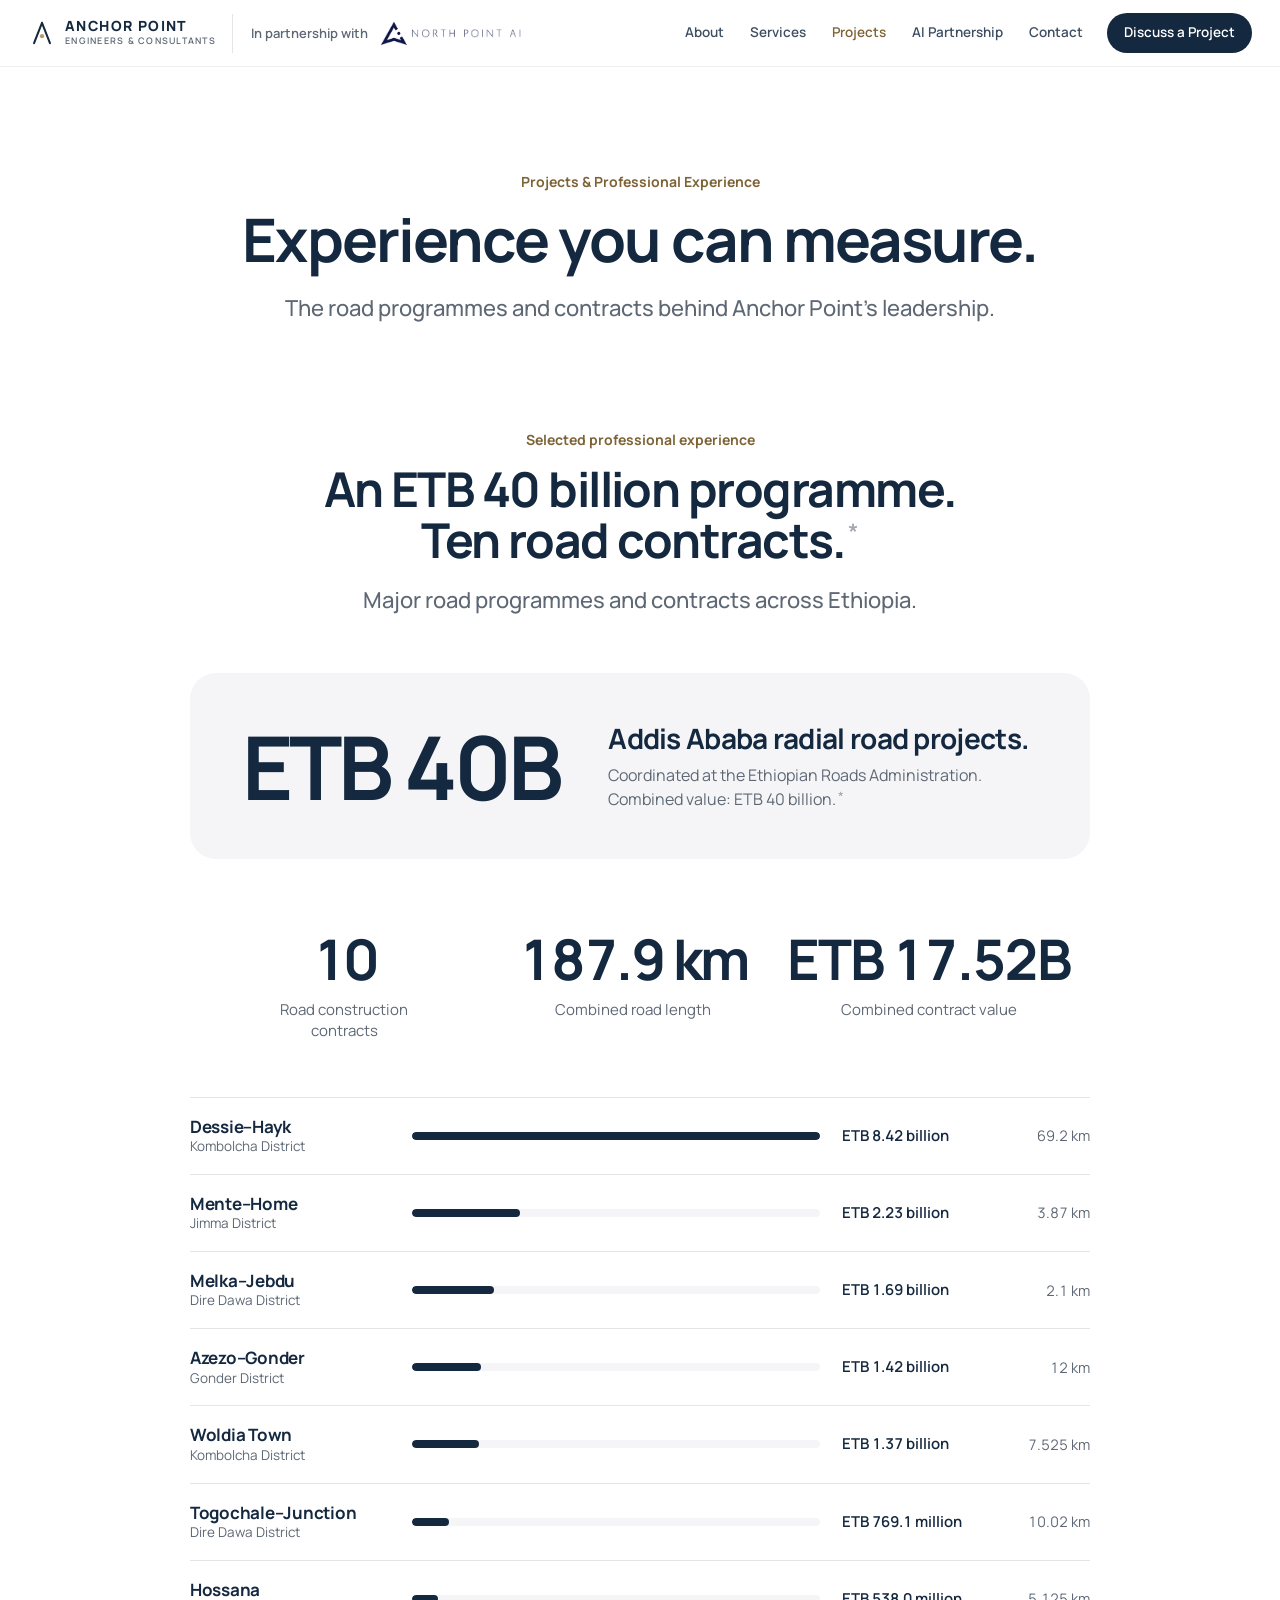
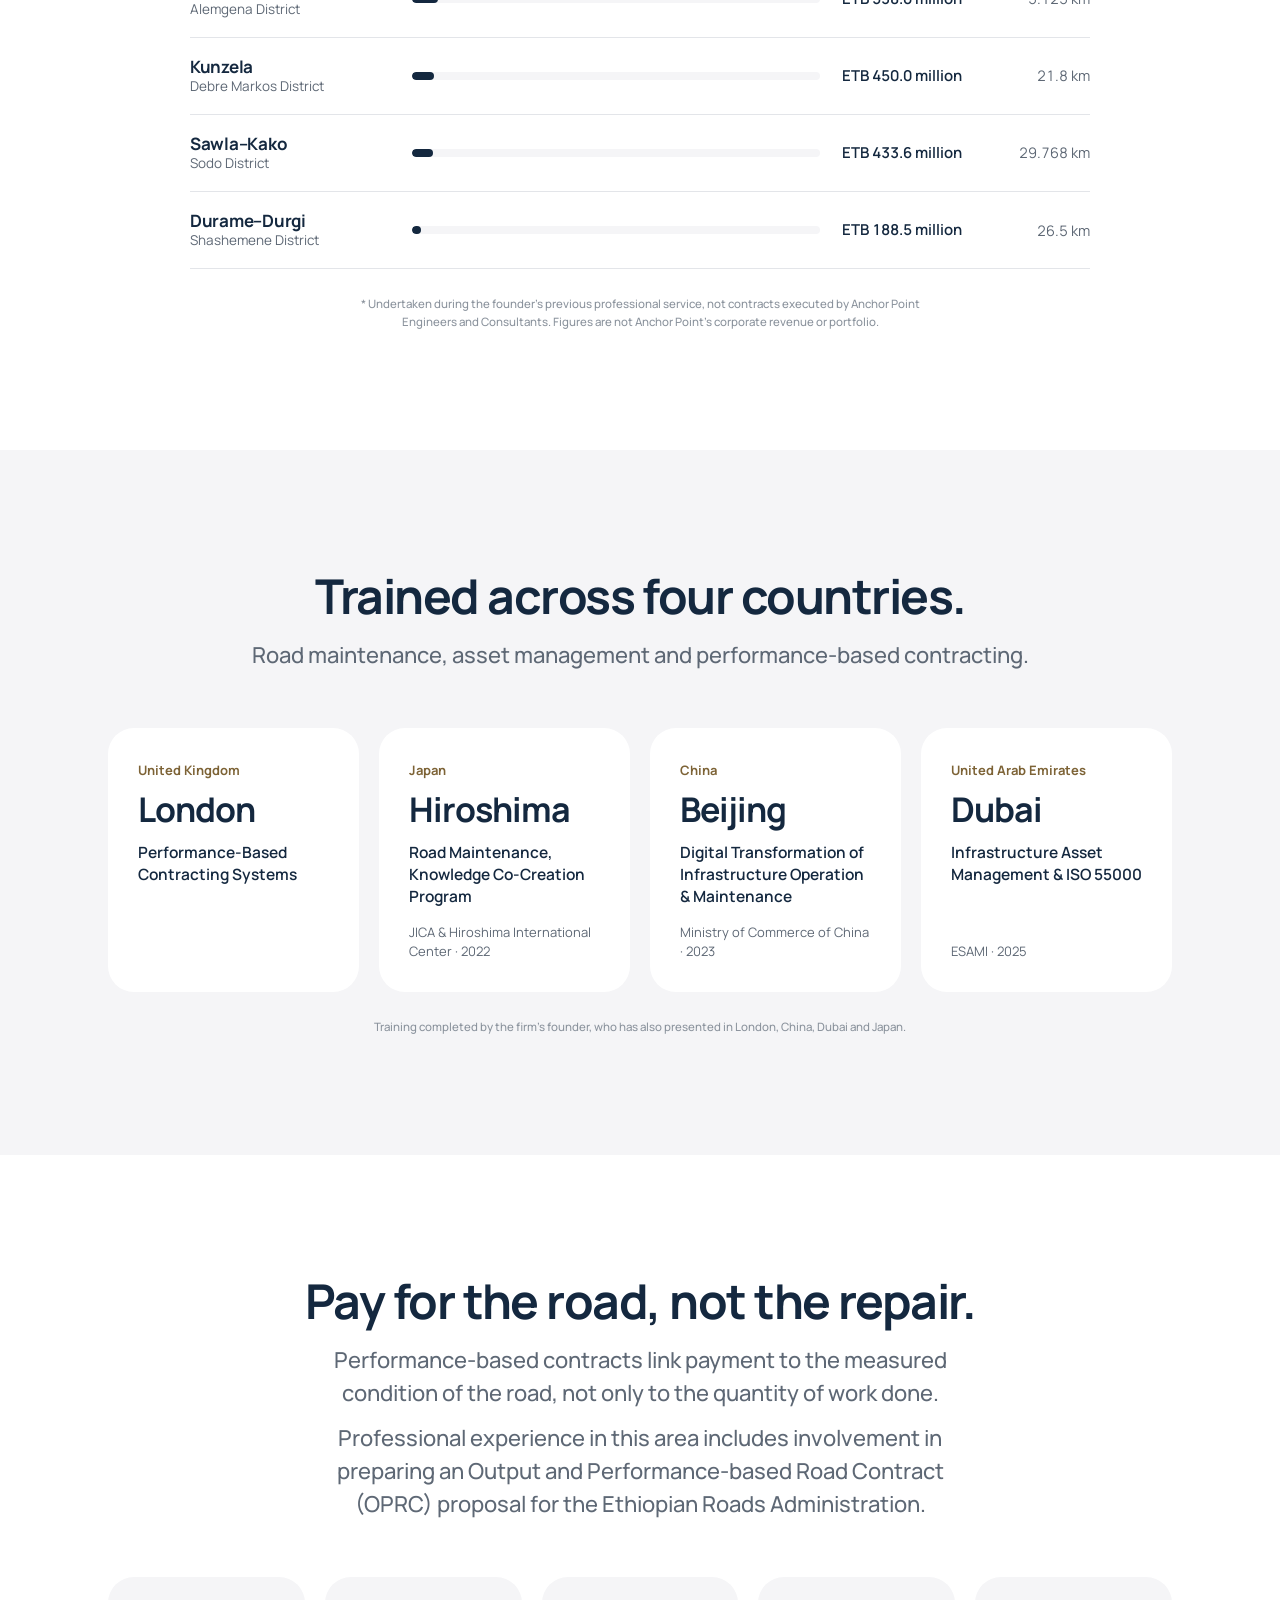
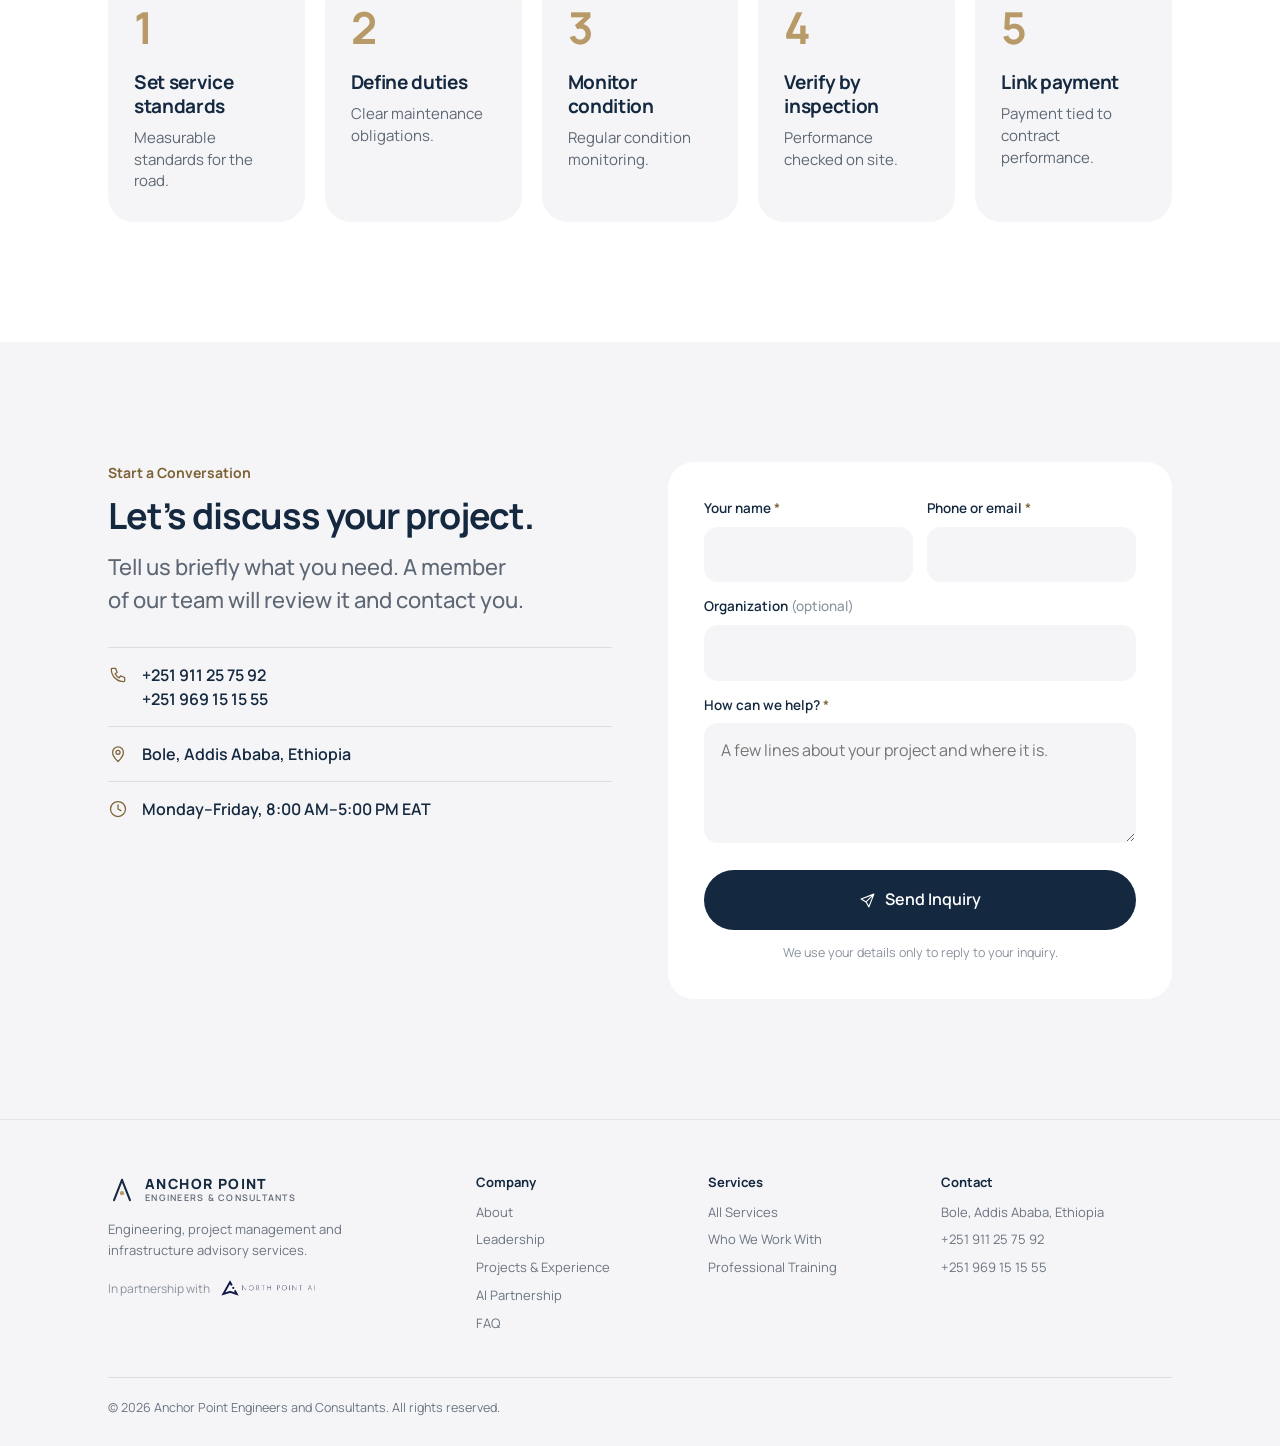
<file: projects.html>
<!DOCTYPE html>
<html lang="en">
<head>
<meta charset="UTF-8">
<meta name="viewport" content="width=device-width, initial-scale=1.0">
<title>Selected Infrastructure Projects &amp; Professional Experience | Anchor Point</title>
<meta name="description" content="Selected road construction contracts and professional experience across Ethiopia that inform the capabilities of Anchor Point&#x27;s leadership.">
<meta property="og:title" content="Selected Infrastructure Projects &amp; Professional Experience | Anchor Point">
<meta property="og:description" content="Selected road construction contracts and professional experience across Ethiopia that inform the capabilities of Anchor Point&#x27;s leadership.">
<meta property="og:type" content="website">
<meta property="og:site_name" content="Anchor Point Engineers &amp; Consultants">
<link rel="canonical" href="https://anchorpointengineers.com/projects.html">
<meta property="og:url" content="https://anchorpointengineers.com/projects.html">
<link rel="icon" href="data:image/svg+xml,%3Csvg xmlns='http://www.w3.org/2000/svg' viewBox='0 0 44 44'%3E%3Crect width='44' height='44' rx='8' fill='%2314283F'/%3E%3Cpath d='M22 8 11.5 35M22 8l10.5 27' stroke='%23F7F6F2' stroke-width='3' stroke-linecap='round' fill='none'/%3E%3Ccircle cx='22' cy='26.5' r='2.8' fill='%23B89A68'/%3E%3C/svg%3E">
<link rel="preconnect" href="https://fonts.googleapis.com">
<link rel="preconnect" href="https://fonts.gstatic.com" crossorigin>
<link href="https://fonts.googleapis.com/css2?family=Manrope:wght@400;500;600;700;800&display=swap" rel="stylesheet">
<link rel="stylesheet" href="assets/site.css">
</head>
<body>
<a class="skip" href="#main">Skip to content</a>
<header class="hdr">
  <div class="wrap hdr-in">
    <div class="brand">
      <a href="index.html" class="logo" aria-label="Anchor Point Engineers and Consultants — home"><svg viewBox="0 0 44 44" aria-hidden="true"><path d="M22 6 9.5 38M22 6l12.5 32" stroke="#14283F" stroke-width="3.2" stroke-linecap="round" fill="none"/><circle cx="22" cy="27" r="3.4" fill="#B89A68"/></svg><span><b>Anchor Point</b><span>Engineers &amp; Consultants</span></span></a>
      <a href="https://northpoint-ai.com" target="_blank" rel="noopener" class="with" aria-label="In partnership with North Point AI — opens northpoint-ai.com"><span>In partnership with</span><img src="assets/northpoint-ai-logo.webp" alt="North Point AI" width="760" height="143"></a>
    </div>
    <button class="burger" id="burger" aria-label="Menu" aria-controls="nav" aria-expanded="false"><span></span><span></span><span></span></button>
    <nav class="nav" id="nav" aria-label="Main"><a href="about.html">About</a><a href="services.html">Services</a><a href="projects.html" aria-current="page">Projects</a><a href="technology.html">AI Partnership</a><a href="contact.html">Contact</a><a href="#inquiry" class="btn solid">Discuss a Project</a></nav>
  </div>
</header>
<main id="main">
<section class="phero">
  <div class="wrap">
    <span class="eyebrow">Projects &amp; Professional Experience</span>
    <h1>Experience you can measure.</h1>
    <p class="lead">The road programmes and contracts behind Anchor Point&rsquo;s leadership.</p>
  </div>
</section>

<section class="sec">
  <div class="wrap">
    <div class="head">
      <span class="eyebrow">Selected professional experience</span>
      <h2><span class="s">An ETB 40 billion programme.</span> <span class="s">Ten road contracts.<sup class="ast">*</sup></span></h2>
      <p class="lead">Major road programmes and contracts across Ethiopia.</p>
    </div>
    <div class="feature">
  <div class="feature-n"><b>ETB 40B</b></div>
  <div><h3>Addis Ababa radial road projects.</h3><p>Coordinated at the Ethiopian Roads Administration. Combined value: ETB 40 billion.<sup class="ast">*</sup></p></div>
</div>
    <div class="stats three" style="margin-top:72px">
      <div class="stat"><b>10</b><p>Road construction contracts</p></div>
      <div class="stat"><b>187.9 km</b><p>Combined road length</p></div>
      <div class="stat"><b>ETB 17.52B</b><p>Combined contract value</p></div>
    </div>
    <div class="bars"><div class="bars-h" aria-hidden="true"><span>Road contract</span><span>Contract value</span><span></span><span>Length</span></div><ul><li><div class="bar-n"><b>Dessie&ndash;Hayk</b><span>Kombolcha District</span></div><div class="bar-t" aria-hidden="true"><i style="width:100.0%"></i></div><div class="bar-v">ETB 8.42 billion</div><div class="bar-k">69.2 km</div></li><li><div class="bar-n"><b>Mente&ndash;Home</b><span>Jimma District</span></div><div class="bar-t" aria-hidden="true"><i style="width:26.5%"></i></div><div class="bar-v">ETB 2.23 billion</div><div class="bar-k">3.87 km</div></li><li><div class="bar-n"><b>Melka&ndash;Jebdu</b><span>Dire Dawa District</span></div><div class="bar-t" aria-hidden="true"><i style="width:20.1%"></i></div><div class="bar-v">ETB 1.69 billion</div><div class="bar-k">2.1 km</div></li><li><div class="bar-n"><b>Azezo&ndash;Gonder</b><span>Gonder District</span></div><div class="bar-t" aria-hidden="true"><i style="width:16.9%"></i></div><div class="bar-v">ETB 1.42 billion</div><div class="bar-k">12 km</div></li><li><div class="bar-n"><b>Woldia Town</b><span>Kombolcha District</span></div><div class="bar-t" aria-hidden="true"><i style="width:16.3%"></i></div><div class="bar-v">ETB 1.37 billion</div><div class="bar-k">7.525 km</div></li><li><div class="bar-n"><b>Togochale&ndash;Junction</b><span>Dire Dawa District</span></div><div class="bar-t" aria-hidden="true"><i style="width:9.1%"></i></div><div class="bar-v">ETB 769.1 million</div><div class="bar-k">10.02 km</div></li><li><div class="bar-n"><b>Hossana</b><span>Alemgena District</span></div><div class="bar-t" aria-hidden="true"><i style="width:6.4%"></i></div><div class="bar-v">ETB 538.0 million</div><div class="bar-k">5.125 km</div></li><li><div class="bar-n"><b>Kunzela</b><span>Debre Markos District</span></div><div class="bar-t" aria-hidden="true"><i style="width:5.3%"></i></div><div class="bar-v">ETB 450.0 million</div><div class="bar-k">21.8 km</div></li><li><div class="bar-n"><b>Sawla&ndash;Kako</b><span>Sodo District</span></div><div class="bar-t" aria-hidden="true"><i style="width:5.1%"></i></div><div class="bar-v">ETB 433.6 million</div><div class="bar-k">29.768 km</div></li><li><div class="bar-n"><b>Durame&ndash;Durgi</b><span>Shashemene District</span></div><div class="bar-t" aria-hidden="true"><i style="width:2.2%"></i></div><div class="bar-v">ETB 188.5 million</div><div class="bar-k">26.5 km</div></li></ul></div>
    <p class="fine">Undertaken during the founder&rsquo;s previous professional service, not contracts executed by Anchor Point Engineers and Consultants. Figures are not Anchor Point&rsquo;s corporate revenue or portfolio.</p>
  </div>
</section>

<section class="sec ivory">
  <div class="wrap">
    <div class="head">
      <h2>Trained across four countries.</h2>
      <p class="lead">Road maintenance, asset management and performance-based contracting.</p>
    </div>
    <div class="g4 intl">
  <div class="card"><span class="eyebrow">United Kingdom</span><h3>London</h3><p>Performance-Based Contracting Systems</p></div>
  <div class="card"><span class="eyebrow">Japan</span><h3>Hiroshima</h3><p>Road Maintenance, Knowledge Co-Creation Program</p><small>JICA &amp; Hiroshima International Center &middot; 2022</small></div>
  <div class="card"><span class="eyebrow">China</span><h3>Beijing</h3><p>Digital Transformation of Infrastructure Operation &amp; Maintenance</p><small>Ministry of Commerce of China &middot; 2023</small></div>
  <div class="card"><span class="eyebrow">United Arab Emirates</span><h3>Dubai</h3><p>Infrastructure Asset Management &amp; ISO 55000</p><small>ESAMI &middot; 2025</small></div>
</div>
    <p class="fine plain">Training completed by the firm&rsquo;s founder, who has also presented in London, China, Dubai and Japan.</p>
  </div>
</section>

<section class="sec">
  <div class="wrap">
    <div class="head">
      <h2>Pay for the road, not the repair.</h2>
      <p class="lead">Performance-based contracts link payment to the measured condition of the road, not only to the quantity of work done.</p>
      <p class="lead">Professional experience in this area includes involvement in preparing an Output and Performance-based Road Contract (OPRC) proposal for the Ethiopian Roads Administration.</p>
    </div>
    <div class="flow-g five">
      <div class="fstep"><b>Set service standards</b><p>Measurable standards for the road.</p></div>
      <div class="fstep"><b>Define duties</b><p>Clear maintenance obligations.</p></div>
      <div class="fstep"><b>Monitor condition</b><p>Regular condition monitoring.</p></div>
      <div class="fstep"><b>Verify by inspection</b><p>Performance checked on site.</p></div>
      <div class="fstep"><b>Link payment</b><p>Payment tied to contract performance.</p></div>
    </div>
  </div>
</section>

<section class="sec cta" id="discuss">
  <div class="wrap">
    <div class="cta-g">
      <div>
        <span class="eyebrow">Start a Conversation</span>
        <h2>Let&rsquo;s discuss your project.</h2>
        <p class="lead">Tell us briefly what you need. A member of our team will review it and contact you.</p>
        <ul class="clist"><li><svg class="i" viewBox="0 0 24 24" fill="none" stroke="currentColor" stroke-width="1.6" stroke-linecap="round" stroke-linejoin="round" aria-hidden="true"><path d="M5 4h4l2 5-2.5 1.5a11 11 0 0 0 5 5L15 13l5 2v4a1 1 0 0 1-1 1C10.7 20 4 13.3 4 5a1 1 0 0 1 1-1z"/></svg><span><a href="tel:+251911257592">+251 911 25 75 92</a><br><a href="tel:+251969151555">+251 969 15 15 55</a></span></li><li><svg class="i" viewBox="0 0 24 24" fill="none" stroke="currentColor" stroke-width="1.6" stroke-linecap="round" stroke-linejoin="round" aria-hidden="true"><path d="M12 21s-6.5-5.8-6.5-11a6.5 6.5 0 0 1 13 0c0 5.2-6.5 11-6.5 11z M12 7.5a2.5 2.5 0 1 0 0 5 2.5 2.5 0 0 0 0-5z"/></svg><span>Bole, Addis Ababa, Ethiopia</span></li><li><svg class="i" viewBox="0 0 24 24" fill="none" stroke="currentColor" stroke-width="1.6" stroke-linecap="round" stroke-linejoin="round" aria-hidden="true"><path d="M12 3a9 9 0 1 0 0 18 9 9 0 0 0 0-18z M12 7v5l3.5 2"/></svg><span>Monday&ndash;Friday, 8:00 AM&ndash;5:00 PM EAT</span></li></ul>
      </div>
      <form class="inq" id="inquiry" data-endpoint="https://forms.anchorpointengineers.com/" data-telegram="" novalidate>
  <div class="f2">
    <div class="fg"><label for="f-name">Your name <i>*</i></label><input id="f-name" name="name" type="text" autocomplete="name" required><span class="err">Please enter your name.</span></div>
    <div class="fg"><label for="f-contact">Phone or email <i>*</i></label><input id="f-contact" name="contact" type="text" autocomplete="tel" required><span class="err">Please enter a phone number or email.</span></div>
  </div>
  <div class="fg"><label for="f-org">Organization <em>(optional)</em></label><input id="f-org" name="organization" type="text" autocomplete="organization"></div>
  <div class="fg"><label for="f-msg">How can we help? <i>*</i></label><textarea id="f-msg" name="message" required placeholder="A few lines about your project and where it is."></textarea><span class="err">Please tell us what you need.</span></div>
  <div class="hp" aria-hidden="true"><label for="f-web">Website</label><input id="f-web" name="website" type="text" tabindex="-1" autocomplete="off"></div>
  <button type="submit" class="btn solid" id="fsub"><svg class="i" viewBox="0 0 24 24" fill="none" stroke="currentColor" stroke-width="1.6" stroke-linecap="round" stroke-linejoin="round" aria-hidden="true"><path d="M21 3 10 14 M21 3l-7 18-4-7-7-4z"/></svg><span>Send Inquiry</span></button>
  <div class="fmsg" id="fmsg" role="status" aria-live="polite"></div>
  <p class="fnote">We use your details only to reply to your inquiry.</p>
</form>
    </div>
  </div>
</section>
</main>
<footer class="ftr">
  <div class="wrap">
    <div class="ftr-g">
      <div>
        <a href="index.html" class="logo"><svg viewBox="0 0 44 44" aria-hidden="true"><path d="M22 6 9.5 38M22 6l12.5 32" stroke="#14283F" stroke-width="3.2" stroke-linecap="round" fill="none"/><circle cx="22" cy="27" r="3.4" fill="#B89A68"/></svg><span><b>Anchor Point</b><span>Engineers &amp; Consultants</span></span></a>
        <p>Engineering, project management and infrastructure advisory services.</p>
        <a class="ftr-np" href="https://northpoint-ai.com" target="_blank" rel="noopener"><span>In partnership with</span><img src="assets/northpoint-ai-logo.webp" alt="North Point AI" width="760" height="143" loading="lazy"></a>
      </div>
      <div>
        <h4>Company</h4>
        <ul>
          <li><a href="about.html">About</a></li>
          <li><a href="leadership.html">Leadership</a></li>
          <li><a href="projects.html">Projects &amp; Experience</a></li>
          <li><a href="technology.html">AI Partnership</a></li>
          <li><a href="faq.html">FAQ</a></li>
        </ul>
      </div>
      <div>
        <h4>Services</h4>
        <ul>
          <li><a href="services.html">All Services</a></li>
          <li><a href="sectors.html">Who We Work With</a></li>
          <li><a href="training.html">Professional Training</a></li>
        </ul>
      </div>
      <div>
        <h4>Contact</h4>
        <ul>
          <li>Bole, Addis Ababa, Ethiopia</li>
          <li><a href="tel:+251911257592">+251 911 25 75 92</a></li>
          <li><a href="tel:+251969151555">+251 969 15 15 55</a></li>
          
        </ul>
      </div>
    </div>
    <div class="ftr-b">
      <span>&copy; <span id="yr">2026</span> Anchor Point Engineers and Consultants. All rights reserved.</span>
    </div>
  </div>
</footer>
<script>document.getElementById('yr').textContent=new Date().getFullYear()</script>
<script src="assets/site.js" defer></script>
</body>
</html>
</file>
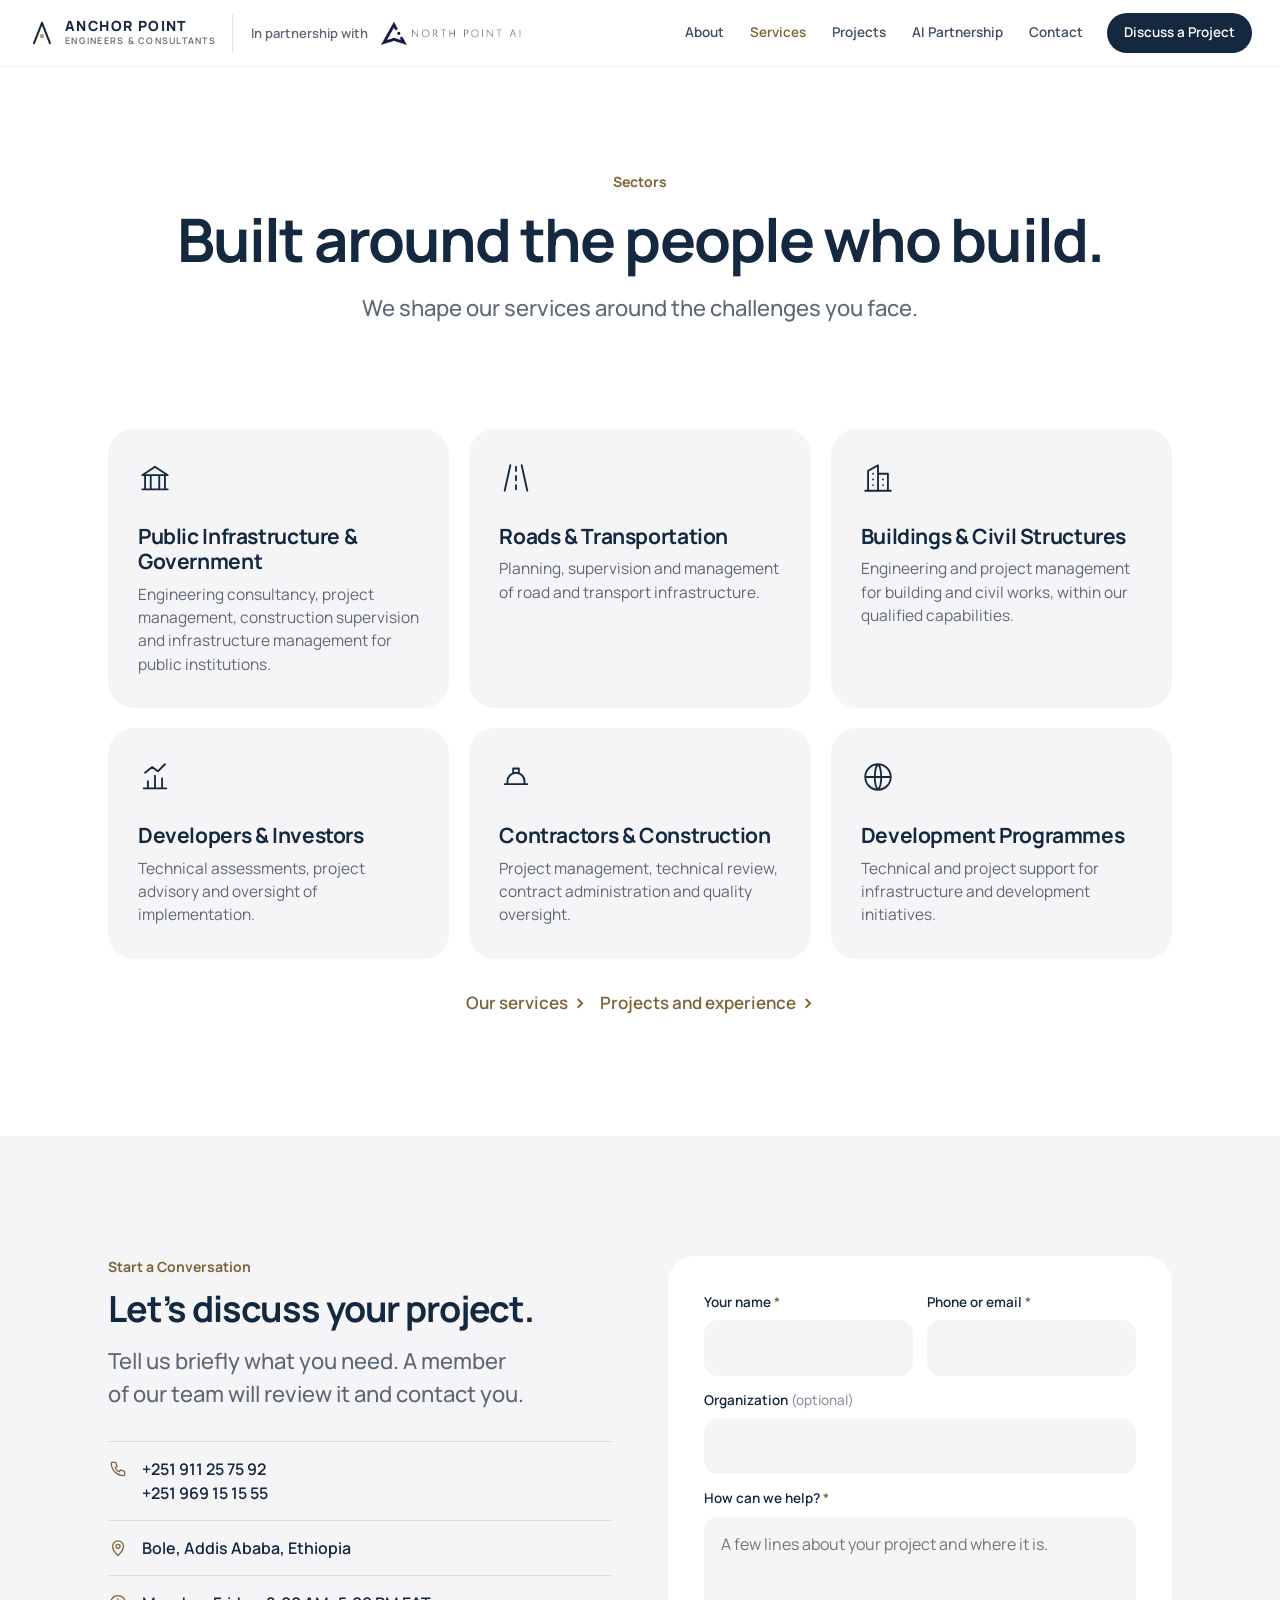
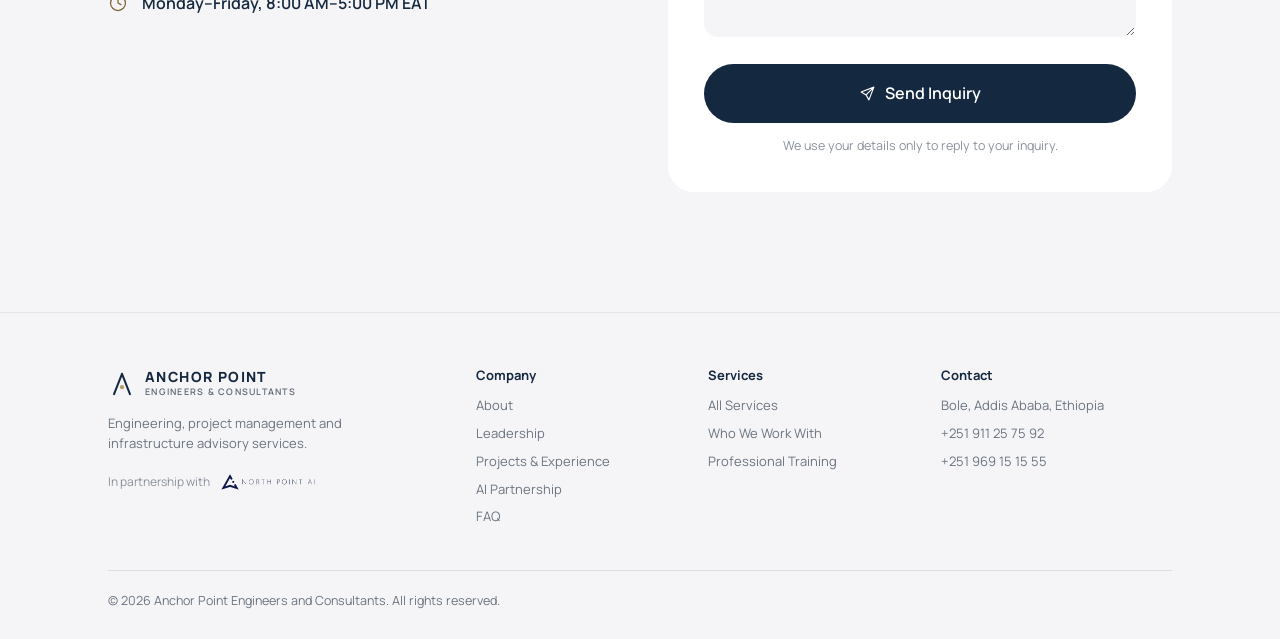
<file: sectors.html>
<!DOCTYPE html>
<html lang="en">
<head>
<meta charset="UTF-8">
<meta name="viewport" content="width=device-width, initial-scale=1.0">
<title>Who We Work With | Anchor Point Engineers &amp; Consultants</title>
<meta name="description" content="Anchor Point supports government, road and transport agencies, developers, investors, contractors and development programmes with engineering and project management services.">
<meta property="og:title" content="Who We Work With | Anchor Point Engineers &amp; Consultants">
<meta property="og:description" content="Anchor Point supports government, road and transport agencies, developers, investors, contractors and development programmes with engineering and project management services.">
<meta property="og:type" content="website">
<meta property="og:site_name" content="Anchor Point Engineers &amp; Consultants">
<link rel="canonical" href="https://anchorpointengineers.com/sectors.html">
<meta property="og:url" content="https://anchorpointengineers.com/sectors.html">
<link rel="icon" href="data:image/svg+xml,%3Csvg xmlns='http://www.w3.org/2000/svg' viewBox='0 0 44 44'%3E%3Crect width='44' height='44' rx='8' fill='%2314283F'/%3E%3Cpath d='M22 8 11.5 35M22 8l10.5 27' stroke='%23F7F6F2' stroke-width='3' stroke-linecap='round' fill='none'/%3E%3Ccircle cx='22' cy='26.5' r='2.8' fill='%23B89A68'/%3E%3C/svg%3E">
<link rel="preconnect" href="https://fonts.googleapis.com">
<link rel="preconnect" href="https://fonts.gstatic.com" crossorigin>
<link href="https://fonts.googleapis.com/css2?family=Manrope:wght@400;500;600;700;800&display=swap" rel="stylesheet">
<link rel="stylesheet" href="assets/site.css">
</head>
<body>
<a class="skip" href="#main">Skip to content</a>
<header class="hdr">
  <div class="wrap hdr-in">
    <div class="brand">
      <a href="index.html" class="logo" aria-label="Anchor Point Engineers and Consultants — home"><svg viewBox="0 0 44 44" aria-hidden="true"><path d="M22 6 9.5 38M22 6l12.5 32" stroke="#14283F" stroke-width="3.2" stroke-linecap="round" fill="none"/><circle cx="22" cy="27" r="3.4" fill="#B89A68"/></svg><span><b>Anchor Point</b><span>Engineers &amp; Consultants</span></span></a>
      <a href="https://northpoint-ai.com" target="_blank" rel="noopener" class="with" aria-label="In partnership with North Point AI — opens northpoint-ai.com"><span>In partnership with</span><img src="assets/northpoint-ai-logo.webp" alt="North Point AI" width="760" height="143"></a>
    </div>
    <button class="burger" id="burger" aria-label="Menu" aria-controls="nav" aria-expanded="false"><span></span><span></span><span></span></button>
    <nav class="nav" id="nav" aria-label="Main"><a href="about.html">About</a><a href="services.html" aria-current="page">Services</a><a href="projects.html">Projects</a><a href="technology.html">AI Partnership</a><a href="contact.html">Contact</a><a href="#inquiry" class="btn solid">Discuss a Project</a></nav>
  </div>
</header>
<main id="main">
<section class="phero">
  <div class="wrap">
    <span class="eyebrow">Sectors</span>
    <h1>Built around the people who build.</h1>
    <p class="lead">We shape our services around the challenges you face.</p>
  </div>
</section>

<section class="sec">
  <div class="wrap">
    <div class="g3">
      <div class="card"><span class="ico"><svg class="i" viewBox="0 0 24 24" fill="none" stroke="currentColor" stroke-width="1.6" stroke-linecap="round" stroke-linejoin="round" aria-hidden="true"><path d="M3 20h18 M5 20V10 M9 20V10 M15 20V10 M19 20V10 M3 10l9-6 9 6z"/></svg></span><h3>Public Infrastructure &amp; Government</h3><p>Engineering consultancy, project management, construction supervision and infrastructure management for public institutions.</p></div>
      <div class="card"><span class="ico"><svg class="i" viewBox="0 0 24 24" fill="none" stroke="currentColor" stroke-width="1.6" stroke-linecap="round" stroke-linejoin="round" aria-hidden="true"><path d="M8 3 4 21 M16 3l4 18 M12 4v3 M12 10.5v3 M12 17v3"/></svg></span><h3>Roads &amp; Transportation</h3><p>Planning, supervision and management of road and transport infrastructure.</p></div>
      <div class="card"><span class="ico"><svg class="i" viewBox="0 0 24 24" fill="none" stroke="currentColor" stroke-width="1.6" stroke-linecap="round" stroke-linejoin="round" aria-hidden="true"><path d="M5 21V7l7-4v18 M12 9h7v12 M3 21h18 M8.5 9v.01 M8.5 13v.01 M8.5 17v.01 M15.5 13v.01 M15.5 17v.01"/></svg></span><h3>Buildings &amp; Civil Structures</h3><p>Engineering and project management for building and civil works, within our qualified capabilities.</p></div>
      <div class="card"><span class="ico"><svg class="i" viewBox="0 0 24 24" fill="none" stroke="currentColor" stroke-width="1.6" stroke-linecap="round" stroke-linejoin="round" aria-hidden="true"><path d="M4 20h16 M7 20v-5 M12 20v-9 M17 20v-7 M5 9l5-4 4 3 5-5"/></svg></span><h3>Developers &amp; Investors</h3><p>Technical assessments, project advisory and oversight of implementation.</p></div>
      <div class="card"><span class="ico"><svg class="i" viewBox="0 0 24 24" fill="none" stroke="currentColor" stroke-width="1.6" stroke-linecap="round" stroke-linejoin="round" aria-hidden="true"><path d="M4 17h16 M6 17v-2a6 6 0 0 1 12 0v2 M10 9.5V6h4v3.5"/></svg></span><h3>Contractors &amp; Construction</h3><p>Project management, technical review, contract administration and quality oversight.</p></div>
      <div class="card"><span class="ico"><svg class="i" viewBox="0 0 24 24" fill="none" stroke="currentColor" stroke-width="1.6" stroke-linecap="round" stroke-linejoin="round" aria-hidden="true"><path d="M12 3a9 9 0 1 0 0 18 9 9 0 0 0 0-18z M3 12h18 M12 3c3 3 3 15 0 18 M12 3c-3 3-3 15 0 18"/></svg></span><h3>Development Programmes</h3><p>Technical and project support for infrastructure and development initiatives.</p></div>
    </div>
    <div class="btns"><a href="services.html" class="more">Our services</a><a href="projects.html" class="more">Projects and experience</a></div>
  </div>
</section>

<section class="sec cta" id="discuss">
  <div class="wrap">
    <div class="cta-g">
      <div>
        <span class="eyebrow">Start a Conversation</span>
        <h2>Let&rsquo;s discuss your project.</h2>
        <p class="lead">Tell us briefly what you need. A member of our team will review it and contact you.</p>
        <ul class="clist"><li><svg class="i" viewBox="0 0 24 24" fill="none" stroke="currentColor" stroke-width="1.6" stroke-linecap="round" stroke-linejoin="round" aria-hidden="true"><path d="M5 4h4l2 5-2.5 1.5a11 11 0 0 0 5 5L15 13l5 2v4a1 1 0 0 1-1 1C10.7 20 4 13.3 4 5a1 1 0 0 1 1-1z"/></svg><span><a href="tel:+251911257592">+251 911 25 75 92</a><br><a href="tel:+251969151555">+251 969 15 15 55</a></span></li><li><svg class="i" viewBox="0 0 24 24" fill="none" stroke="currentColor" stroke-width="1.6" stroke-linecap="round" stroke-linejoin="round" aria-hidden="true"><path d="M12 21s-6.5-5.8-6.5-11a6.5 6.5 0 0 1 13 0c0 5.2-6.5 11-6.5 11z M12 7.5a2.5 2.5 0 1 0 0 5 2.5 2.5 0 0 0 0-5z"/></svg><span>Bole, Addis Ababa, Ethiopia</span></li><li><svg class="i" viewBox="0 0 24 24" fill="none" stroke="currentColor" stroke-width="1.6" stroke-linecap="round" stroke-linejoin="round" aria-hidden="true"><path d="M12 3a9 9 0 1 0 0 18 9 9 0 0 0 0-18z M12 7v5l3.5 2"/></svg><span>Monday&ndash;Friday, 8:00 AM&ndash;5:00 PM EAT</span></li></ul>
      </div>
      <form class="inq" id="inquiry" data-endpoint="https://forms.anchorpointengineers.com/" data-telegram="" novalidate>
  <div class="f2">
    <div class="fg"><label for="f-name">Your name <i>*</i></label><input id="f-name" name="name" type="text" autocomplete="name" required><span class="err">Please enter your name.</span></div>
    <div class="fg"><label for="f-contact">Phone or email <i>*</i></label><input id="f-contact" name="contact" type="text" autocomplete="tel" required><span class="err">Please enter a phone number or email.</span></div>
  </div>
  <div class="fg"><label for="f-org">Organization <em>(optional)</em></label><input id="f-org" name="organization" type="text" autocomplete="organization"></div>
  <div class="fg"><label for="f-msg">How can we help? <i>*</i></label><textarea id="f-msg" name="message" required placeholder="A few lines about your project and where it is."></textarea><span class="err">Please tell us what you need.</span></div>
  <div class="hp" aria-hidden="true"><label for="f-web">Website</label><input id="f-web" name="website" type="text" tabindex="-1" autocomplete="off"></div>
  <button type="submit" class="btn solid" id="fsub"><svg class="i" viewBox="0 0 24 24" fill="none" stroke="currentColor" stroke-width="1.6" stroke-linecap="round" stroke-linejoin="round" aria-hidden="true"><path d="M21 3 10 14 M21 3l-7 18-4-7-7-4z"/></svg><span>Send Inquiry</span></button>
  <div class="fmsg" id="fmsg" role="status" aria-live="polite"></div>
  <p class="fnote">We use your details only to reply to your inquiry.</p>
</form>
    </div>
  </div>
</section>
</main>
<footer class="ftr">
  <div class="wrap">
    <div class="ftr-g">
      <div>
        <a href="index.html" class="logo"><svg viewBox="0 0 44 44" aria-hidden="true"><path d="M22 6 9.5 38M22 6l12.5 32" stroke="#14283F" stroke-width="3.2" stroke-linecap="round" fill="none"/><circle cx="22" cy="27" r="3.4" fill="#B89A68"/></svg><span><b>Anchor Point</b><span>Engineers &amp; Consultants</span></span></a>
        <p>Engineering, project management and infrastructure advisory services.</p>
        <a class="ftr-np" href="https://northpoint-ai.com" target="_blank" rel="noopener"><span>In partnership with</span><img src="assets/northpoint-ai-logo.webp" alt="North Point AI" width="760" height="143" loading="lazy"></a>
      </div>
      <div>
        <h4>Company</h4>
        <ul>
          <li><a href="about.html">About</a></li>
          <li><a href="leadership.html">Leadership</a></li>
          <li><a href="projects.html">Projects &amp; Experience</a></li>
          <li><a href="technology.html">AI Partnership</a></li>
          <li><a href="faq.html">FAQ</a></li>
        </ul>
      </div>
      <div>
        <h4>Services</h4>
        <ul>
          <li><a href="services.html">All Services</a></li>
          <li><a href="sectors.html">Who We Work With</a></li>
          <li><a href="training.html">Professional Training</a></li>
        </ul>
      </div>
      <div>
        <h4>Contact</h4>
        <ul>
          <li>Bole, Addis Ababa, Ethiopia</li>
          <li><a href="tel:+251911257592">+251 911 25 75 92</a></li>
          <li><a href="tel:+251969151555">+251 969 15 15 55</a></li>
          
        </ul>
      </div>
    </div>
    <div class="ftr-b">
      <span>&copy; <span id="yr">2026</span> Anchor Point Engineers and Consultants. All rights reserved.</span>
    </div>
  </div>
</footer>
<script>document.getElementById('yr').textContent=new Date().getFullYear()</script>
<script src="assets/site.js" defer></script>
</body>
</html>
</file>
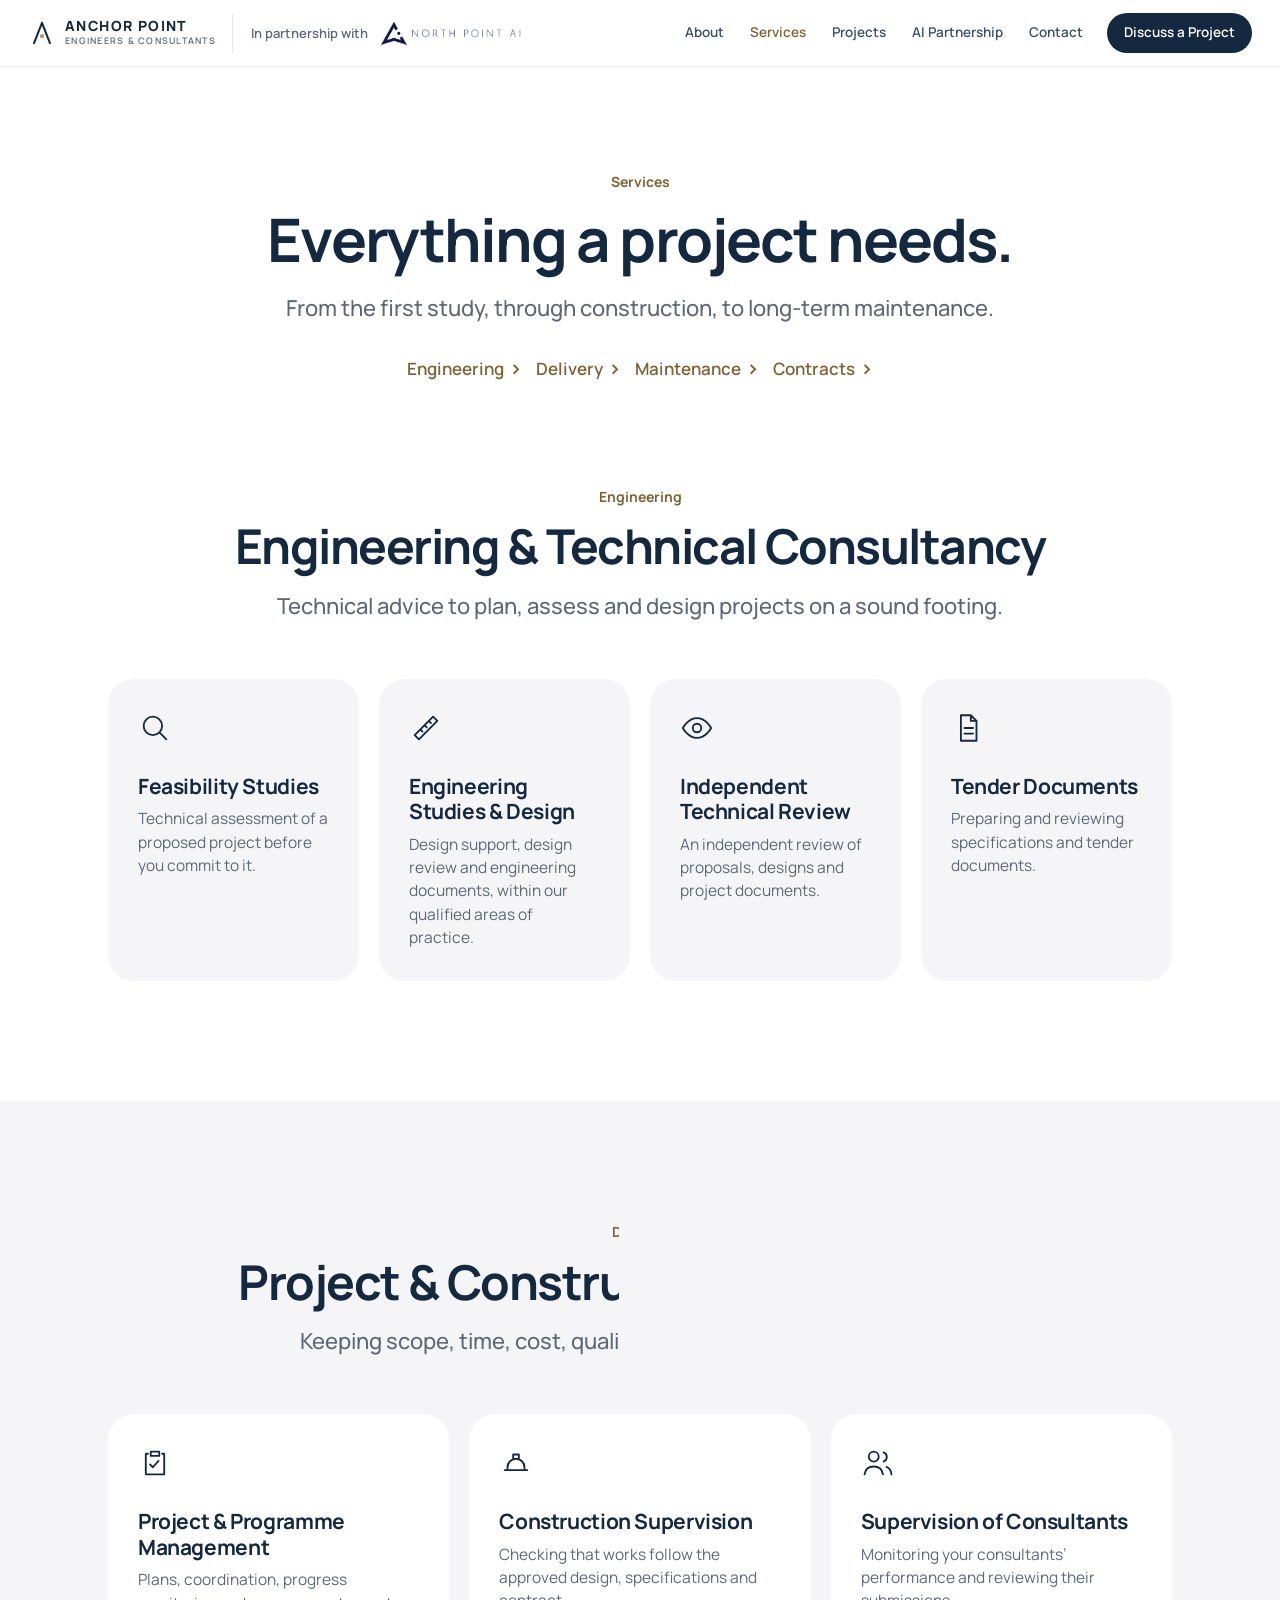
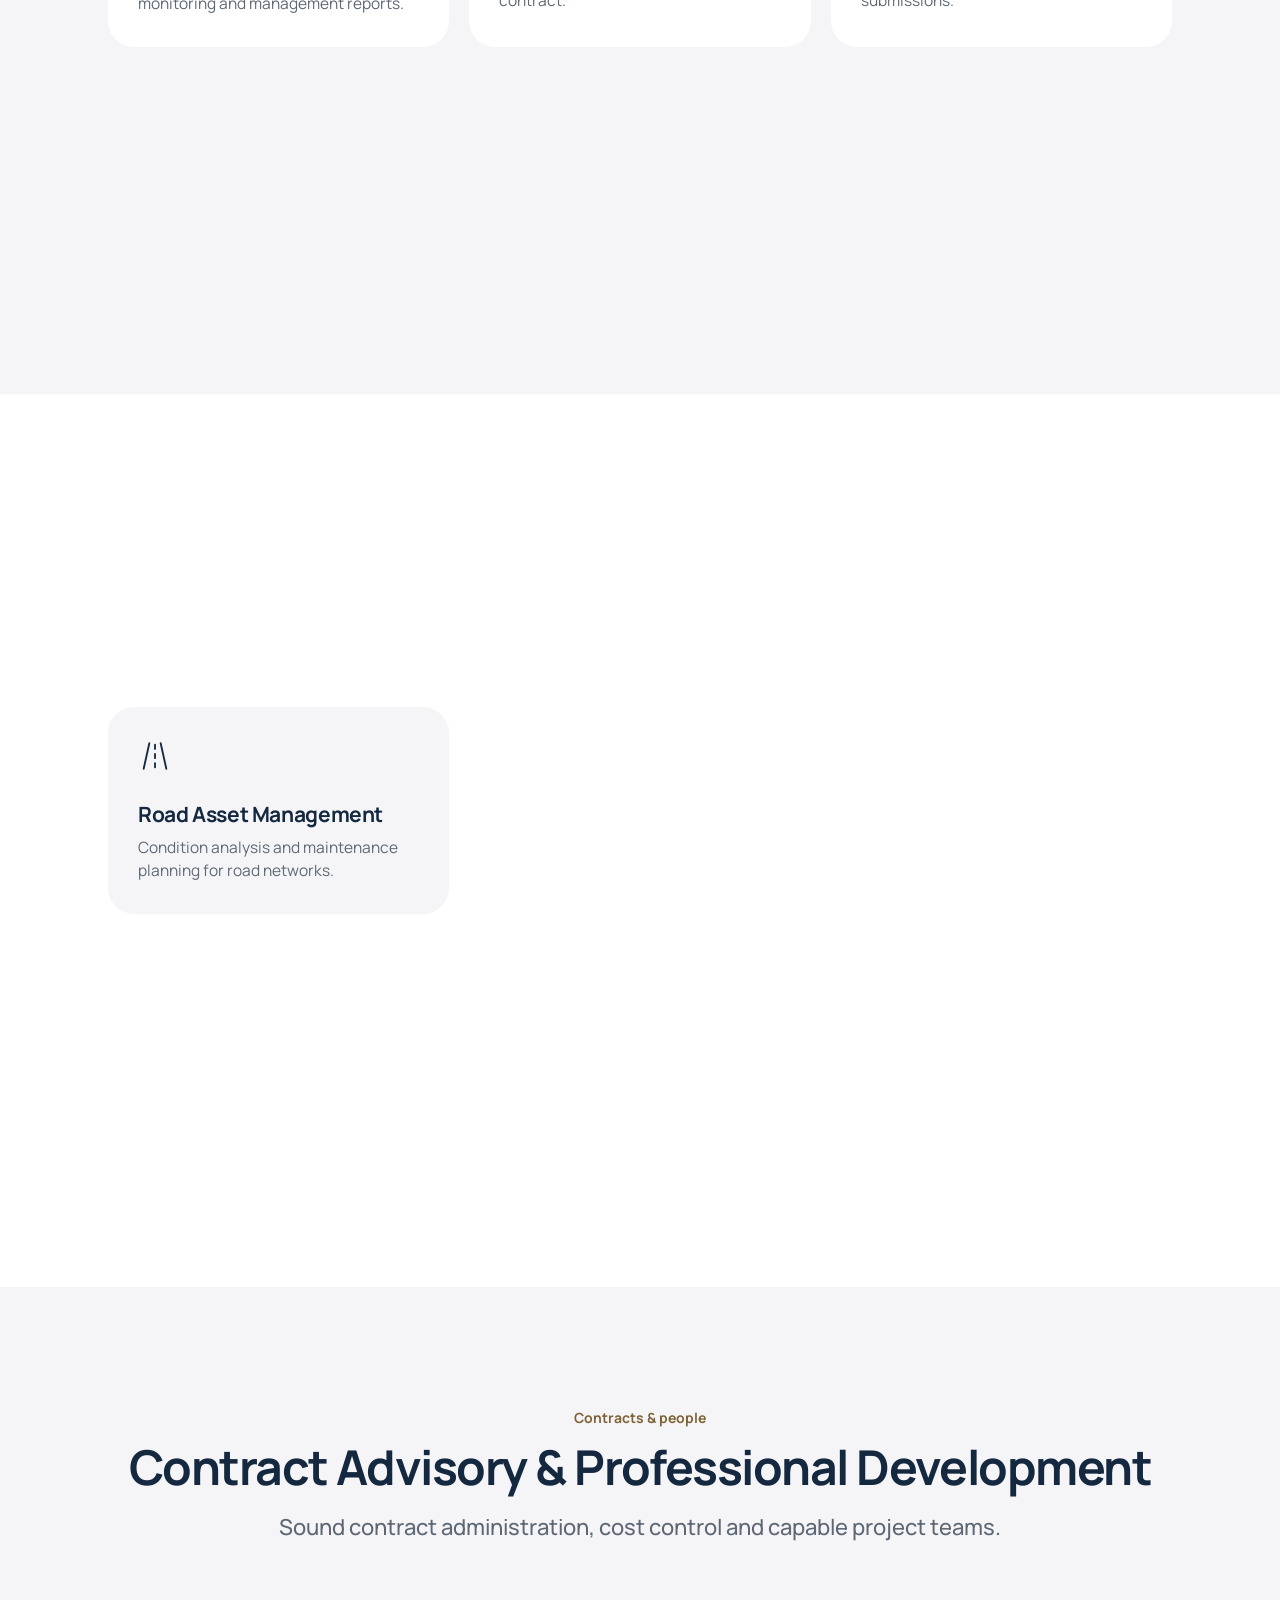
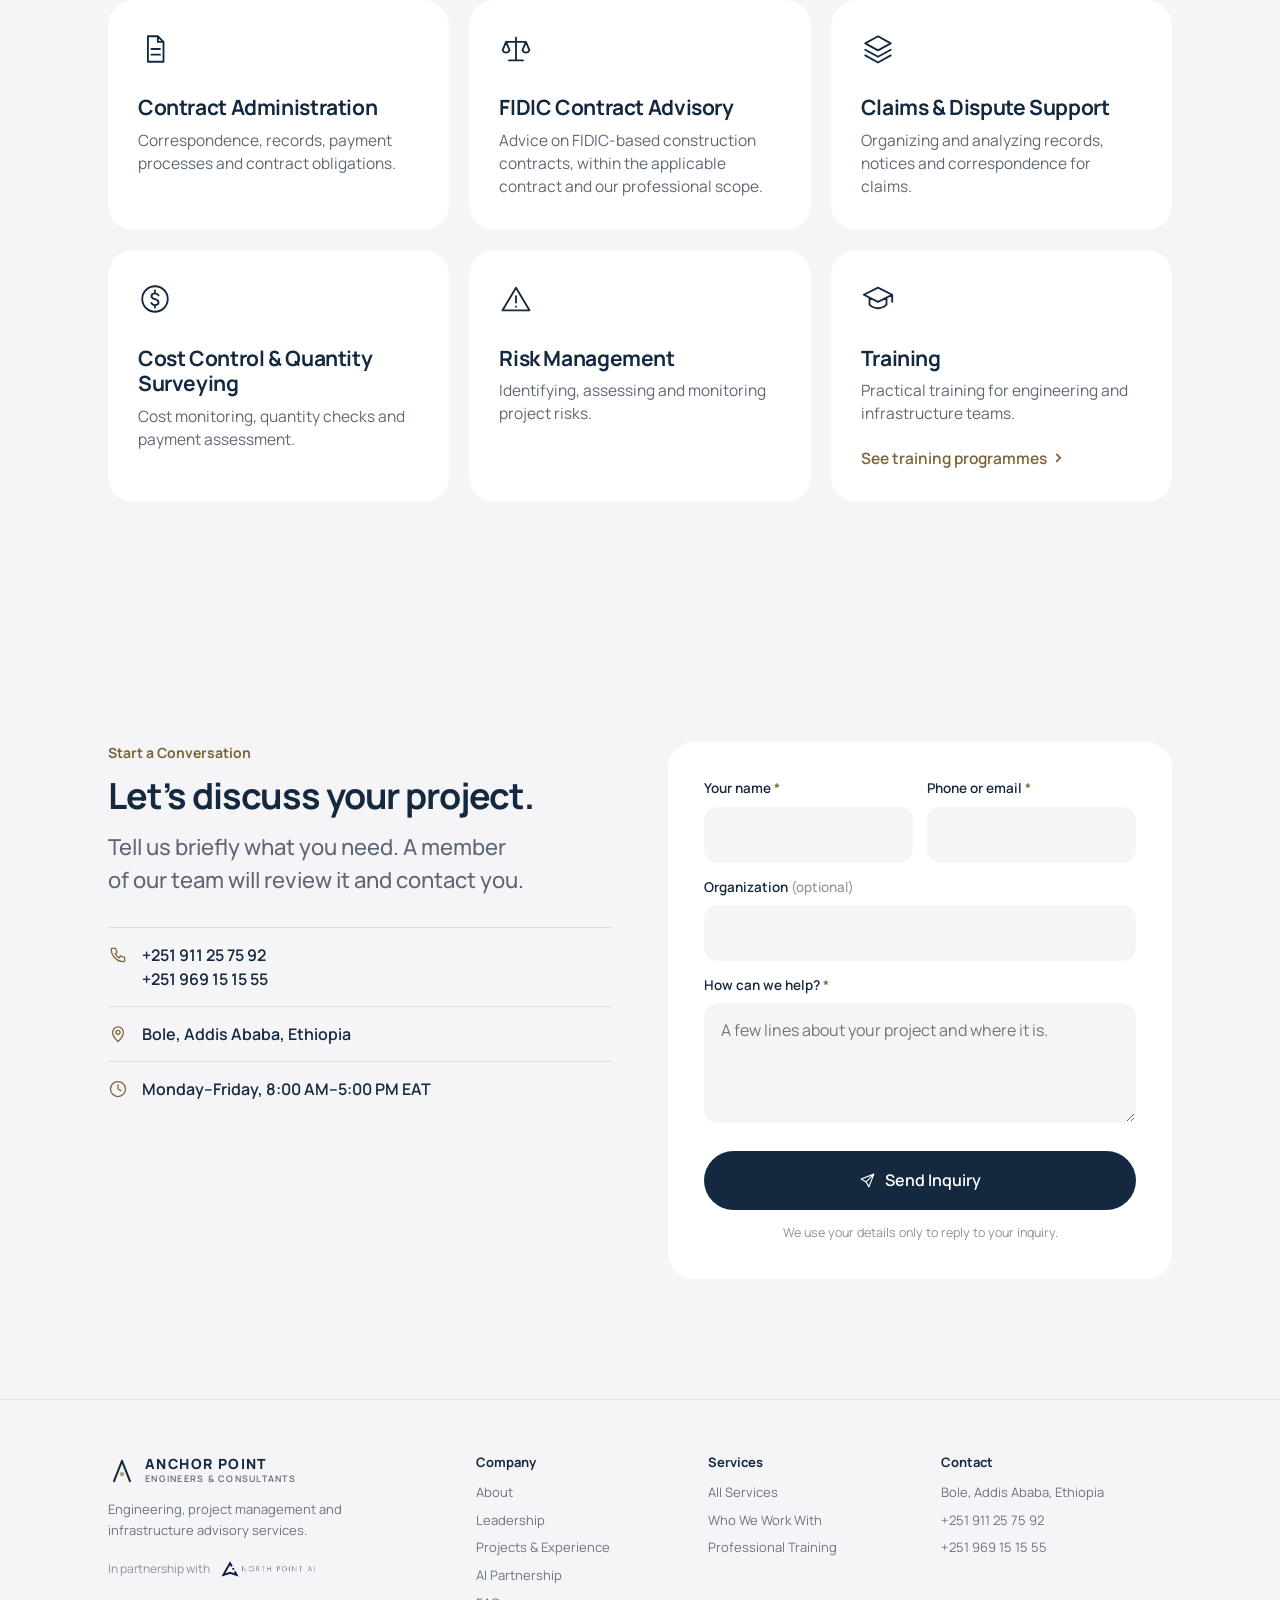
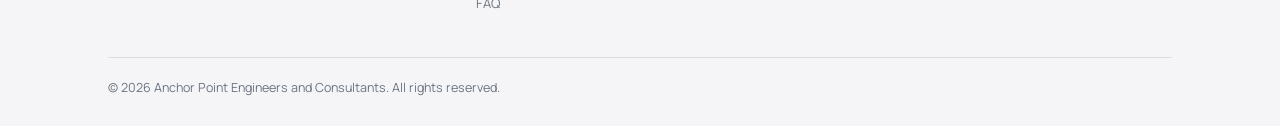
<file: services.html>
<!DOCTYPE html>
<html lang="en">
<head>
<meta charset="UTF-8">
<meta name="viewport" content="width=device-width, initial-scale=1.0">
<title>Engineering &amp; Infrastructure Consultancy Services | Anchor Point</title>
<meta name="description" content="Engineering consultancy, project and construction management, infrastructure asset management, contract advisory and training from Anchor Point Engineers and Consultants.">
<meta property="og:title" content="Engineering &amp; Infrastructure Consultancy Services | Anchor Point">
<meta property="og:description" content="Engineering consultancy, project and construction management, infrastructure asset management, contract advisory and training from Anchor Point Engineers and Consultants.">
<meta property="og:type" content="website">
<meta property="og:site_name" content="Anchor Point Engineers &amp; Consultants">
<link rel="canonical" href="https://anchorpointengineers.com/services.html">
<meta property="og:url" content="https://anchorpointengineers.com/services.html">
<link rel="icon" href="data:image/svg+xml,%3Csvg xmlns='http://www.w3.org/2000/svg' viewBox='0 0 44 44'%3E%3Crect width='44' height='44' rx='8' fill='%2314283F'/%3E%3Cpath d='M22 8 11.5 35M22 8l10.5 27' stroke='%23F7F6F2' stroke-width='3' stroke-linecap='round' fill='none'/%3E%3Ccircle cx='22' cy='26.5' r='2.8' fill='%23B89A68'/%3E%3C/svg%3E">
<link rel="preconnect" href="https://fonts.googleapis.com">
<link rel="preconnect" href="https://fonts.gstatic.com" crossorigin>
<link href="https://fonts.googleapis.com/css2?family=Manrope:wght@400;500;600;700;800&display=swap" rel="stylesheet">
<link rel="stylesheet" href="assets/site.css">
</head>
<body>
<a class="skip" href="#main">Skip to content</a>
<header class="hdr">
  <div class="wrap hdr-in">
    <div class="brand">
      <a href="index.html" class="logo" aria-label="Anchor Point Engineers and Consultants — home"><svg viewBox="0 0 44 44" aria-hidden="true"><path d="M22 6 9.5 38M22 6l12.5 32" stroke="#14283F" stroke-width="3.2" stroke-linecap="round" fill="none"/><circle cx="22" cy="27" r="3.4" fill="#B89A68"/></svg><span><b>Anchor Point</b><span>Engineers &amp; Consultants</span></span></a>
      <a href="https://northpoint-ai.com" target="_blank" rel="noopener" class="with" aria-label="In partnership with North Point AI — opens northpoint-ai.com"><span>In partnership with</span><img src="assets/northpoint-ai-logo.webp" alt="North Point AI" width="760" height="143"></a>
    </div>
    <button class="burger" id="burger" aria-label="Menu" aria-controls="nav" aria-expanded="false"><span></span><span></span><span></span></button>
    <nav class="nav" id="nav" aria-label="Main"><a href="about.html">About</a><a href="services.html" aria-current="page">Services</a><a href="projects.html">Projects</a><a href="technology.html">AI Partnership</a><a href="contact.html">Contact</a><a href="#inquiry" class="btn solid">Discuss a Project</a></nav>
  </div>
</header>
<main id="main">
<section class="phero">
  <div class="wrap">
    <span class="eyebrow">Services</span>
    <h1>Everything a project needs.</h1>
    <p class="lead">From the first study, through construction, to long-term maintenance.</p>
    <div class="btns"><a href="#engineering" class="more">Engineering</a><a href="#project-management" class="more">Delivery</a><a href="#asset-management" class="more">Maintenance</a><a href="#contract-advisory" class="more">Contracts</a></div>
  </div>
</section>

<section class="sec" id="engineering">
  <div class="wrap">
    <div class="head">
      <span class="eyebrow">Engineering</span>
      <h2>Engineering &amp; Technical Consultancy</h2>
      <p class="lead">Technical advice to plan, assess and design projects on a sound footing.</p>
    </div>
    <div class="g4">
      <div class="card"><span class="ico"><svg class="i" viewBox="0 0 24 24" fill="none" stroke="currentColor" stroke-width="1.6" stroke-linecap="round" stroke-linejoin="round" aria-hidden="true"><path d="M10.5 4a6.5 6.5 0 1 0 0 13 6.5 6.5 0 0 0 0-13z M20 20l-4.7-4.7"/></svg></span><h3>Feasibility Studies</h3><p>Technical assessment of a proposed project before you commit to it.</p></div>
      <div class="card"><span class="ico"><svg class="i" viewBox="0 0 24 24" fill="none" stroke="currentColor" stroke-width="1.6" stroke-linecap="round" stroke-linejoin="round" aria-hidden="true"><path d="M4 17 17 4l3 3L7 20z M8 13l1.5 1.5 M11 10l1.5 1.5 M14 7l1.5 1.5"/></svg></span><h3>Engineering Studies &amp; Design</h3><p>Design support, design review and engineering documents, within our qualified areas of practice.</p></div>
      <div class="card"><span class="ico"><svg class="i" viewBox="0 0 24 24" fill="none" stroke="currentColor" stroke-width="1.6" stroke-linecap="round" stroke-linejoin="round" aria-hidden="true"><path d="M2 12s3.5-7 10-7 10 7 10 7-3.5 7-10 7S2 12 2 12z M12 9a3 3 0 1 0 0 6 3 3 0 0 0 0-6z"/></svg></span><h3>Independent Technical Review</h3><p>An independent review of proposals, designs and project documents.</p></div>
      <div class="card"><span class="ico"><svg class="i" viewBox="0 0 24 24" fill="none" stroke="currentColor" stroke-width="1.6" stroke-linecap="round" stroke-linejoin="round" aria-hidden="true"><path d="M7 3h7l4 4v14H7z M14 3v4h4 M9.5 12h6 M9.5 16h6"/></svg></span><h3>Tender Documents</h3><p>Preparing and reviewing specifications and tender documents.</p></div>
    </div>
  </div>
</section>

<section class="sec ivory" id="project-management">
  <div class="wrap">
    <div class="head">
      <span class="eyebrow">Delivery</span>
      <h2>Project &amp; Construction Management</h2>
      <p class="lead">Keeping scope, time, cost, quality and risk visible and under control.</p>
    </div>
    <div class="g3">
      <div class="card"><span class="ico"><svg class="i" viewBox="0 0 24 24" fill="none" stroke="currentColor" stroke-width="1.6" stroke-linecap="round" stroke-linejoin="round" aria-hidden="true"><path d="M9 4h6v3H9z M7 5.5H5.5V20h13V5.5H17 M8.5 13l2 2 4-4.5"/></svg></span><h3>Project &amp; Programme Management</h3><p>Plans, coordination, progress monitoring and management reports.</p></div>
      <div class="card"><span class="ico"><svg class="i" viewBox="0 0 24 24" fill="none" stroke="currentColor" stroke-width="1.6" stroke-linecap="round" stroke-linejoin="round" aria-hidden="true"><path d="M4 17h16 M6 17v-2a6 6 0 0 1 12 0v2 M10 9.5V6h4v3.5"/></svg></span><h3>Construction Supervision</h3><p>Checking that works follow the approved design, specifications and contract.</p></div>
      <div class="card"><span class="ico"><svg class="i" viewBox="0 0 24 24" fill="none" stroke="currentColor" stroke-width="1.6" stroke-linecap="round" stroke-linejoin="round" aria-hidden="true"><path d="M9 11a3.5 3.5 0 1 0 0-7 3.5 3.5 0 0 0 0 7z M2.5 20c.5-3.5 3-5.5 6.5-5.5s6 2 6.5 5.5 M16 4.5a3.5 3.5 0 0 1 0 6.5 M18 14.8c2 .7 3.2 2.5 3.5 5.2"/></svg></span><h3>Supervision of Consultants</h3><p>Monitoring your consultants&rsquo; performance and reviewing their submissions.</p></div>
      <div class="card"><span class="ico"><svg class="i" viewBox="0 0 24 24" fill="none" stroke="currentColor" stroke-width="1.6" stroke-linecap="round" stroke-linejoin="round" aria-hidden="true"><path d="M3 12h4l2.5-6 4 12 2.5-6h5"/></svg></span><h3>Monitoring &amp; Evaluation</h3><p>Tracking progress and flagging problems in time to act.</p></div>
      <div class="card"><span class="ico"><svg class="i" viewBox="0 0 24 24" fill="none" stroke="currentColor" stroke-width="1.6" stroke-linecap="round" stroke-linejoin="round" aria-hidden="true"><path d="M12 3a9 9 0 1 0 0 18 9 9 0 0 0 0-18z M8 12.5l2.8 2.8L16 9.5"/></svg></span><h3>Quality Assurance &amp; Control</h3><p>Inspections, records and checks throughout delivery.</p></div>
    </div>
  </div>
</section>

<section class="sec" id="asset-management">
  <div class="wrap">
    <div class="head">
      <span class="eyebrow">Maintenance</span>
      <h2>Infrastructure &amp; Asset Management</h2>
      <p class="lead">From reacting to failures to planned, evidence-based maintenance.</p>
    </div>
    <div class="g3">
      <div class="card"><span class="ico"><svg class="i" viewBox="0 0 24 24" fill="none" stroke="currentColor" stroke-width="1.6" stroke-linecap="round" stroke-linejoin="round" aria-hidden="true"><path d="M8 3 4 21 M16 3l4 18 M12 4v3 M12 10.5v3 M12 17v3"/></svg></span><h3>Road Asset Management</h3><p>Condition analysis and maintenance planning for road networks.</p></div>
      <div class="card"><span class="ico"><svg class="i" viewBox="0 0 24 24" fill="none" stroke="currentColor" stroke-width="1.6" stroke-linecap="round" stroke-linejoin="round" aria-hidden="true"><path d="M10.5 4a6.5 6.5 0 1 0 0 13 6.5 6.5 0 0 0 0-13z M20 20l-4.7-4.7"/></svg></span><h3>Condition Assessment</h3><p>Collecting and interpreting condition data to show what needs attention.</p></div>
      <div class="card"><span class="ico"><svg class="i" viewBox="0 0 24 24" fill="none" stroke="currentColor" stroke-width="1.6" stroke-linecap="round" stroke-linejoin="round" aria-hidden="true"><path d="M4 6h16v14H4z M4 10h16 M8 3v4 M16 3v4"/></svg></span><h3>Maintenance Planning</h3><p>Setting priorities and allocating resources based on asset condition.</p></div>
      <div class="card"><span class="ico"><svg class="i" viewBox="0 0 24 24" fill="none" stroke="currentColor" stroke-width="1.6" stroke-linecap="round" stroke-linejoin="round" aria-hidden="true"><path d="M12 3a9 9 0 1 0 0 18 9 9 0 0 0 0-18z M12 7.5a4.5 4.5 0 1 0 0 9 4.5 4.5 0 0 0 0-9z M12 11.9v.2"/></svg></span><h3>Performance-Based Road Maintenance</h3><p>Maintenance contracts tied to measurable service levels.</p></div>
      <div class="card"><span class="ico"><svg class="i" viewBox="0 0 24 24" fill="none" stroke="currentColor" stroke-width="1.6" stroke-linecap="round" stroke-linejoin="round" aria-hidden="true"><path d="M3 5h18v11H3z M9 20h6 M12 16v4"/></svg></span><h3>Asset Management Systems</h3><p>Information systems for monitoring, reporting and decisions.</p></div>
    </div>
  </div>
</section>

<section class="sec ivory" id="contract-advisory">
  <div class="wrap">
    <div class="head">
      <span class="eyebrow">Contracts &amp; people</span>
      <h2>Contract Advisory &amp; Professional Development</h2>
      <p class="lead">Sound contract administration, cost control and capable project teams.</p>
    </div>
    <div class="g3">
      <div class="card"><span class="ico"><svg class="i" viewBox="0 0 24 24" fill="none" stroke="currentColor" stroke-width="1.6" stroke-linecap="round" stroke-linejoin="round" aria-hidden="true"><path d="M7 3h7l4 4v14H7z M14 3v4h4 M9.5 12h6 M9.5 16h6"/></svg></span><h3>Contract Administration</h3><p>Correspondence, records, payment processes and contract obligations.</p></div>
      <div class="card"><span class="ico"><svg class="i" viewBox="0 0 24 24" fill="none" stroke="currentColor" stroke-width="1.6" stroke-linecap="round" stroke-linejoin="round" aria-hidden="true"><path d="M12 4v16 M7 20h10 M5 7h14 M5 7l-2.5 6a2.8 2.8 0 0 0 5 0z M19 7l-2.5 6a2.8 2.8 0 0 0 5 0z"/></svg></span><h3>FIDIC Contract Advisory</h3><p>Advice on FIDIC-based construction contracts, within the applicable contract and our professional scope.</p></div>
      <div class="card"><span class="ico"><svg class="i" viewBox="0 0 24 24" fill="none" stroke="currentColor" stroke-width="1.6" stroke-linecap="round" stroke-linejoin="round" aria-hidden="true"><path d="M12 3 3 8l9 5 9-5z M3 12.5l9 5 9-5 M3 16.5l9 5 9-5"/></svg></span><h3>Claims &amp; Dispute Support</h3><p>Organizing and analyzing records, notices and correspondence for claims.</p></div>
      <div class="card"><span class="ico"><svg class="i" viewBox="0 0 24 24" fill="none" stroke="currentColor" stroke-width="1.6" stroke-linecap="round" stroke-linejoin="round" aria-hidden="true"><path d="M12 3a9 9 0 1 0 0 18 9 9 0 0 0 0-18z M14.5 9.5c-.5-1-1.4-1.5-2.5-1.5-1.5 0-2.5.9-2.5 2 0 2.8 5 1.5 5 4.3 0 1.1-1 2-2.5 2-1.2 0-2.1-.5-2.6-1.5 M12 6v2 M12 16.3V18"/></svg></span><h3>Cost Control &amp; Quantity Surveying</h3><p>Cost monitoring, quantity checks and payment assessment.</p></div>
      <div class="card"><span class="ico"><svg class="i" viewBox="0 0 24 24" fill="none" stroke="currentColor" stroke-width="1.6" stroke-linecap="round" stroke-linejoin="round" aria-hidden="true"><path d="M12 4 2.5 20h19z M12 10v4.5 M12 17.3v.2"/></svg></span><h3>Risk Management</h3><p>Identifying, assessing and monitoring project risks.</p></div>
      <a class="card" href="training.html"><span class="ico"><svg class="i" viewBox="0 0 24 24" fill="none" stroke="currentColor" stroke-width="1.6" stroke-linecap="round" stroke-linejoin="round" aria-hidden="true"><path d="M2 9l10-5 10 5-10 5z M6 11.5V16c1.5 1.5 3.5 2.5 6 2.5s4.5-1 6-2.5v-4.5 M22 9v5"/></svg></span><h3>Training</h3><p>Practical training for engineering and infrastructure teams.</p><span class="more">See training programmes</span></a>
    </div>
  </div>
</section>

<section class="sec cta" id="discuss">
  <div class="wrap">
    <div class="cta-g">
      <div>
        <span class="eyebrow">Start a Conversation</span>
        <h2>Let&rsquo;s discuss your project.</h2>
        <p class="lead">Tell us briefly what you need. A member of our team will review it and contact you.</p>
        <ul class="clist"><li><svg class="i" viewBox="0 0 24 24" fill="none" stroke="currentColor" stroke-width="1.6" stroke-linecap="round" stroke-linejoin="round" aria-hidden="true"><path d="M5 4h4l2 5-2.5 1.5a11 11 0 0 0 5 5L15 13l5 2v4a1 1 0 0 1-1 1C10.7 20 4 13.3 4 5a1 1 0 0 1 1-1z"/></svg><span><a href="tel:+251911257592">+251 911 25 75 92</a><br><a href="tel:+251969151555">+251 969 15 15 55</a></span></li><li><svg class="i" viewBox="0 0 24 24" fill="none" stroke="currentColor" stroke-width="1.6" stroke-linecap="round" stroke-linejoin="round" aria-hidden="true"><path d="M12 21s-6.5-5.8-6.5-11a6.5 6.5 0 0 1 13 0c0 5.2-6.5 11-6.5 11z M12 7.5a2.5 2.5 0 1 0 0 5 2.5 2.5 0 0 0 0-5z"/></svg><span>Bole, Addis Ababa, Ethiopia</span></li><li><svg class="i" viewBox="0 0 24 24" fill="none" stroke="currentColor" stroke-width="1.6" stroke-linecap="round" stroke-linejoin="round" aria-hidden="true"><path d="M12 3a9 9 0 1 0 0 18 9 9 0 0 0 0-18z M12 7v5l3.5 2"/></svg><span>Monday&ndash;Friday, 8:00 AM&ndash;5:00 PM EAT</span></li></ul>
      </div>
      <form class="inq" id="inquiry" data-endpoint="https://forms.anchorpointengineers.com/" data-telegram="" novalidate>
  <div class="f2">
    <div class="fg"><label for="f-name">Your name <i>*</i></label><input id="f-name" name="name" type="text" autocomplete="name" required><span class="err">Please enter your name.</span></div>
    <div class="fg"><label for="f-contact">Phone or email <i>*</i></label><input id="f-contact" name="contact" type="text" autocomplete="tel" required><span class="err">Please enter a phone number or email.</span></div>
  </div>
  <div class="fg"><label for="f-org">Organization <em>(optional)</em></label><input id="f-org" name="organization" type="text" autocomplete="organization"></div>
  <div class="fg"><label for="f-msg">How can we help? <i>*</i></label><textarea id="f-msg" name="message" required placeholder="A few lines about your project and where it is."></textarea><span class="err">Please tell us what you need.</span></div>
  <div class="hp" aria-hidden="true"><label for="f-web">Website</label><input id="f-web" name="website" type="text" tabindex="-1" autocomplete="off"></div>
  <button type="submit" class="btn solid" id="fsub"><svg class="i" viewBox="0 0 24 24" fill="none" stroke="currentColor" stroke-width="1.6" stroke-linecap="round" stroke-linejoin="round" aria-hidden="true"><path d="M21 3 10 14 M21 3l-7 18-4-7-7-4z"/></svg><span>Send Inquiry</span></button>
  <div class="fmsg" id="fmsg" role="status" aria-live="polite"></div>
  <p class="fnote">We use your details only to reply to your inquiry.</p>
</form>
    </div>
  </div>
</section>
</main>
<footer class="ftr">
  <div class="wrap">
    <div class="ftr-g">
      <div>
        <a href="index.html" class="logo"><svg viewBox="0 0 44 44" aria-hidden="true"><path d="M22 6 9.5 38M22 6l12.5 32" stroke="#14283F" stroke-width="3.2" stroke-linecap="round" fill="none"/><circle cx="22" cy="27" r="3.4" fill="#B89A68"/></svg><span><b>Anchor Point</b><span>Engineers &amp; Consultants</span></span></a>
        <p>Engineering, project management and infrastructure advisory services.</p>
        <a class="ftr-np" href="https://northpoint-ai.com" target="_blank" rel="noopener"><span>In partnership with</span><img src="assets/northpoint-ai-logo.webp" alt="North Point AI" width="760" height="143" loading="lazy"></a>
      </div>
      <div>
        <h4>Company</h4>
        <ul>
          <li><a href="about.html">About</a></li>
          <li><a href="leadership.html">Leadership</a></li>
          <li><a href="projects.html">Projects &amp; Experience</a></li>
          <li><a href="technology.html">AI Partnership</a></li>
          <li><a href="faq.html">FAQ</a></li>
        </ul>
      </div>
      <div>
        <h4>Services</h4>
        <ul>
          <li><a href="services.html">All Services</a></li>
          <li><a href="sectors.html">Who We Work With</a></li>
          <li><a href="training.html">Professional Training</a></li>
        </ul>
      </div>
      <div>
        <h4>Contact</h4>
        <ul>
          <li>Bole, Addis Ababa, Ethiopia</li>
          <li><a href="tel:+251911257592">+251 911 25 75 92</a></li>
          <li><a href="tel:+251969151555">+251 969 15 15 55</a></li>
          
        </ul>
      </div>
    </div>
    <div class="ftr-b">
      <span>&copy; <span id="yr">2026</span> Anchor Point Engineers and Consultants. All rights reserved.</span>
    </div>
  </div>
</footer>
<script>document.getElementById('yr').textContent=new Date().getFullYear()</script>
<script src="assets/site.js" defer></script>
</body>
</html>
</file>
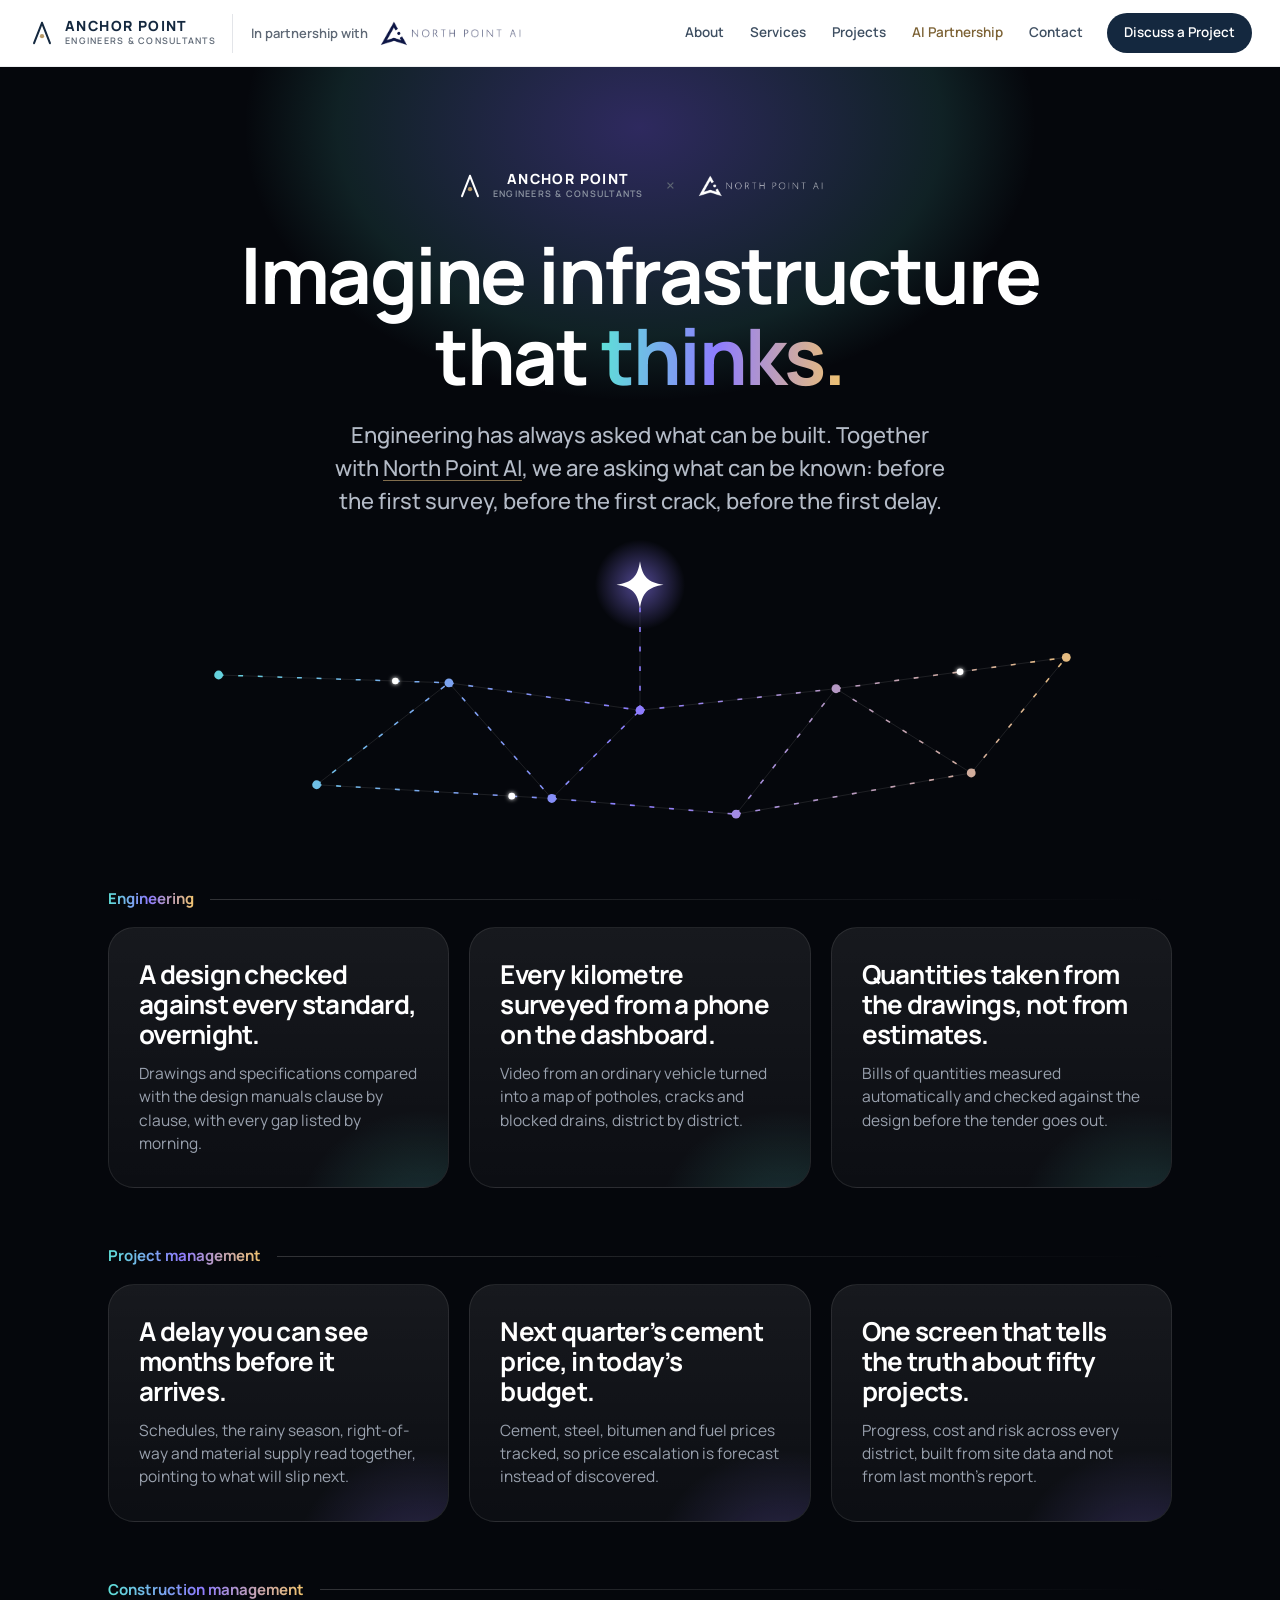
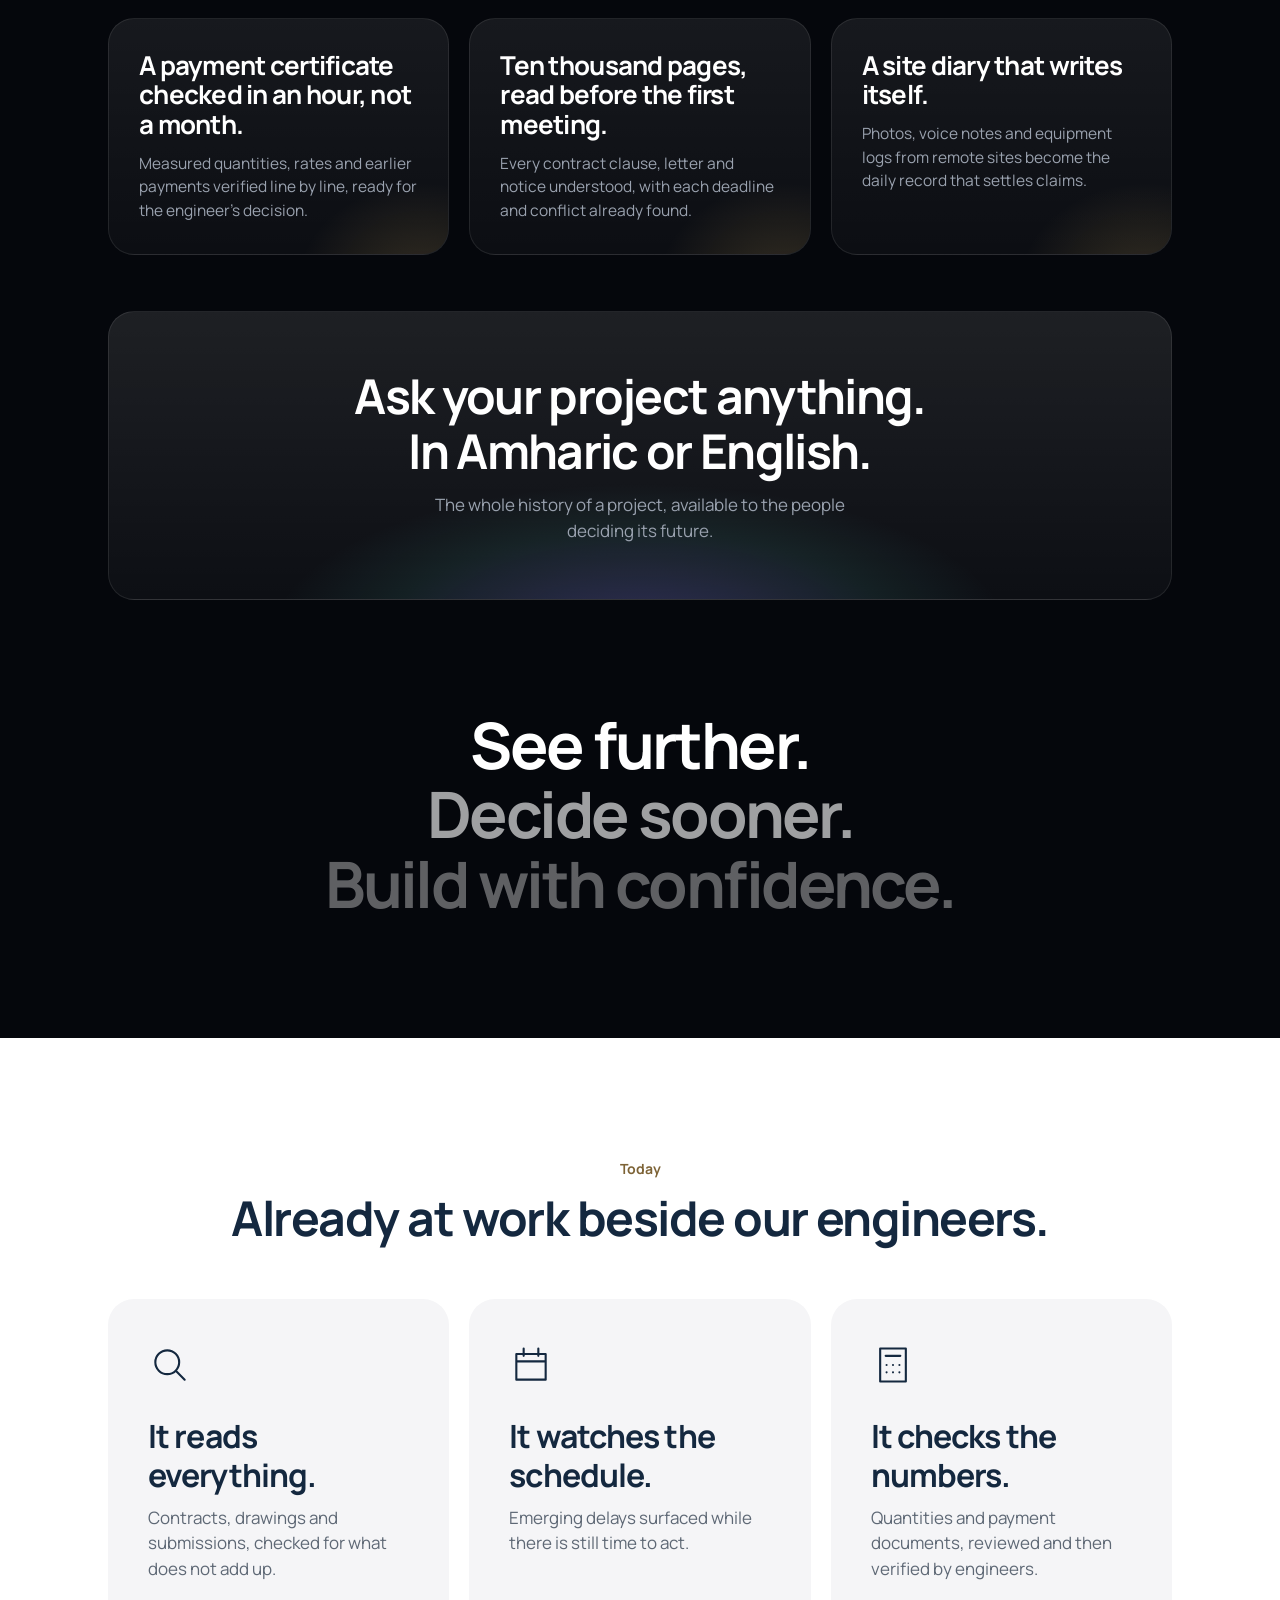
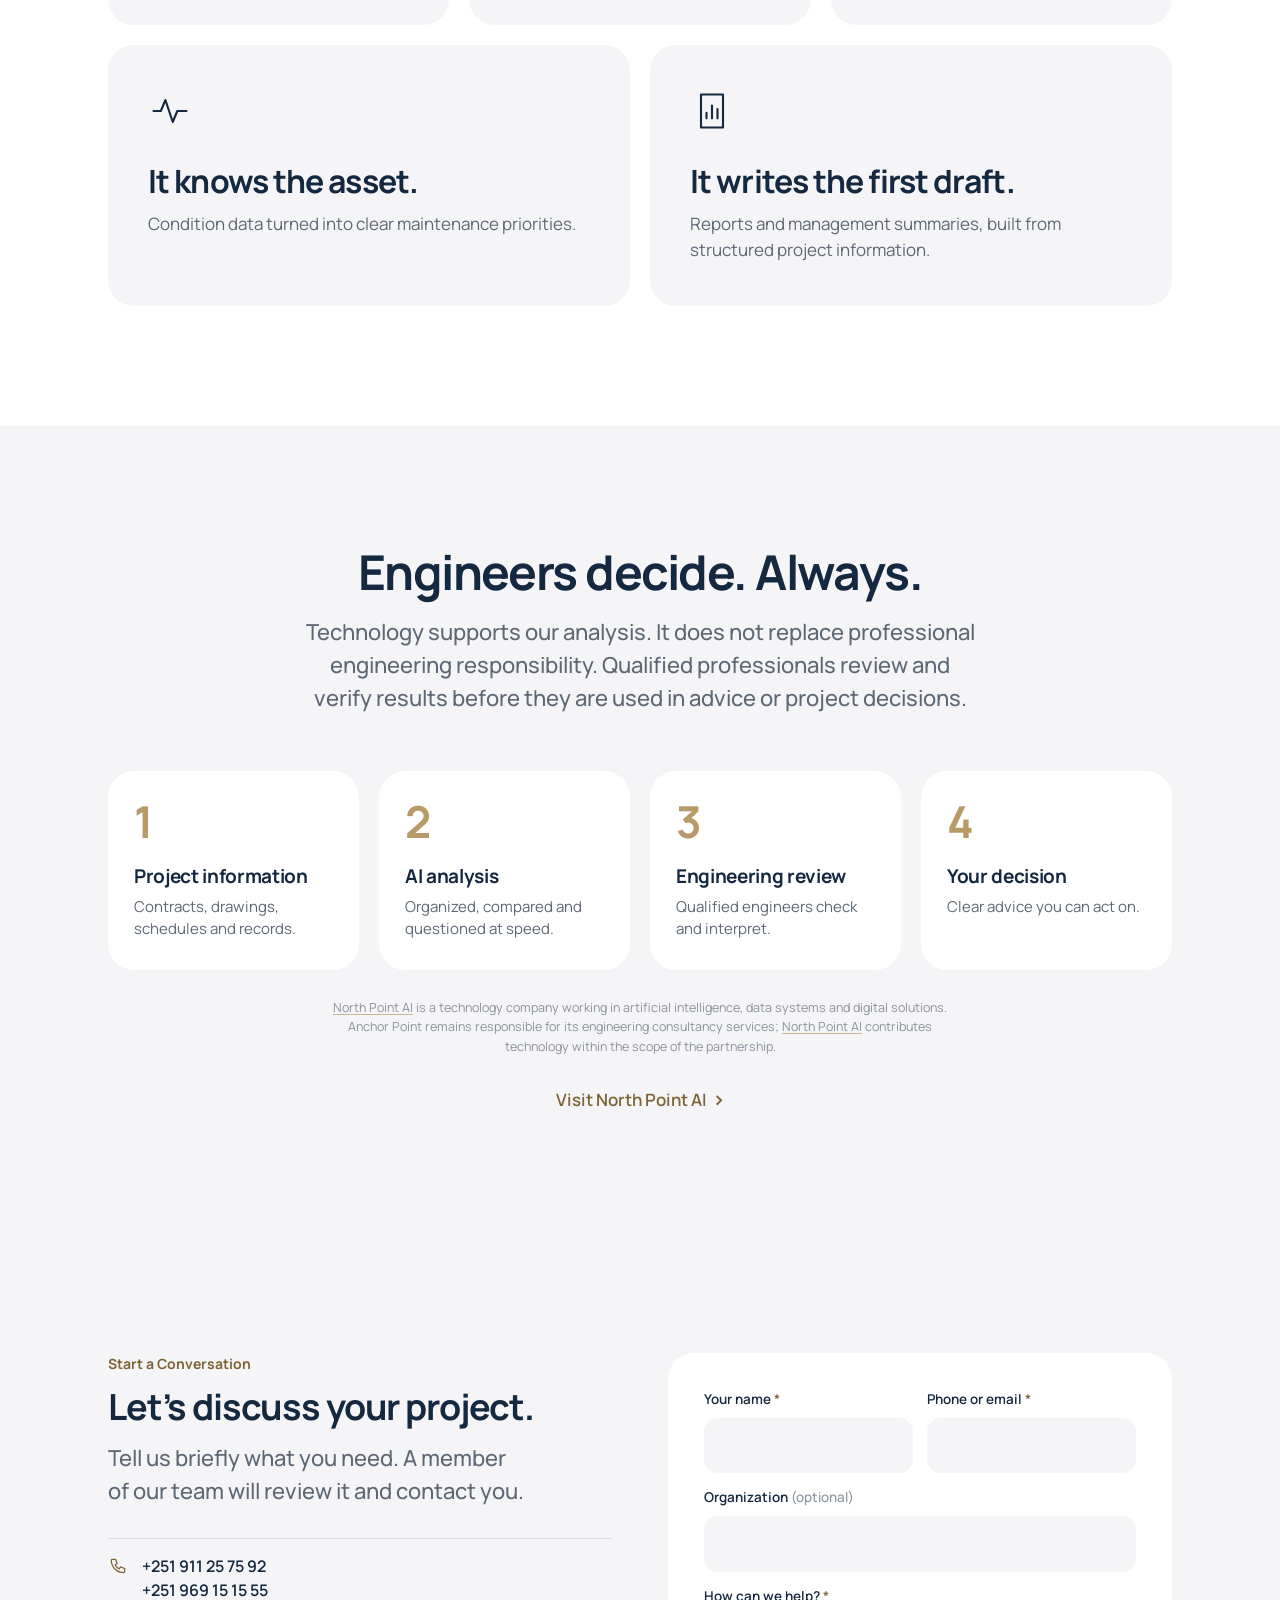
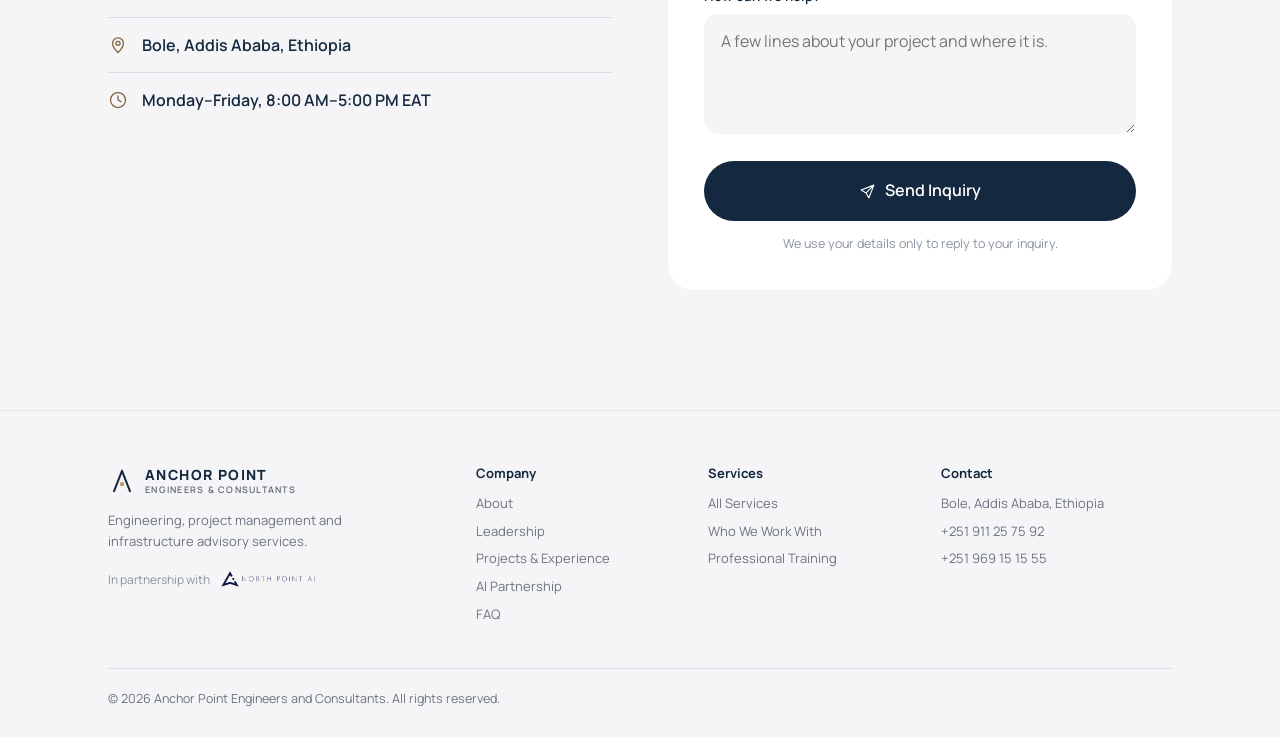
<file: technology.html>
<!DOCTYPE html>
<html lang="en">
<head>
<meta charset="UTF-8">
<meta name="viewport" content="width=device-width, initial-scale=1.0">
<title>AI Partnership | Anchor Point × North Point AI</title>
<meta name="description" content="Anchor Point and North Point AI are bringing artificial intelligence to infrastructure in Ethiopia, with qualified engineers responsible for every piece of advice.">
<meta property="og:title" content="AI Partnership | Anchor Point × North Point AI">
<meta property="og:description" content="Anchor Point and North Point AI are bringing artificial intelligence to infrastructure in Ethiopia, with qualified engineers responsible for every piece of advice.">
<meta property="og:type" content="website">
<meta property="og:site_name" content="Anchor Point Engineers &amp; Consultants">
<link rel="canonical" href="https://anchorpointengineers.com/technology.html">
<meta property="og:url" content="https://anchorpointengineers.com/technology.html">
<link rel="icon" href="data:image/svg+xml,%3Csvg xmlns='http://www.w3.org/2000/svg' viewBox='0 0 44 44'%3E%3Crect width='44' height='44' rx='8' fill='%2314283F'/%3E%3Cpath d='M22 8 11.5 35M22 8l10.5 27' stroke='%23F7F6F2' stroke-width='3' stroke-linecap='round' fill='none'/%3E%3Ccircle cx='22' cy='26.5' r='2.8' fill='%23B89A68'/%3E%3C/svg%3E">
<link rel="preconnect" href="https://fonts.googleapis.com">
<link rel="preconnect" href="https://fonts.gstatic.com" crossorigin>
<link href="https://fonts.googleapis.com/css2?family=Manrope:wght@400;500;600;700;800&display=swap" rel="stylesheet">
<link rel="stylesheet" href="assets/site.css">
</head>
<body>
<a class="skip" href="#main">Skip to content</a>
<header class="hdr">
  <div class="wrap hdr-in">
    <div class="brand">
      <a href="index.html" class="logo" aria-label="Anchor Point Engineers and Consultants — home"><svg viewBox="0 0 44 44" aria-hidden="true"><path d="M22 6 9.5 38M22 6l12.5 32" stroke="#14283F" stroke-width="3.2" stroke-linecap="round" fill="none"/><circle cx="22" cy="27" r="3.4" fill="#B89A68"/></svg><span><b>Anchor Point</b><span>Engineers &amp; Consultants</span></span></a>
      <a href="https://northpoint-ai.com" target="_blank" rel="noopener" class="with" aria-label="In partnership with North Point AI — opens northpoint-ai.com"><span>In partnership with</span><img src="assets/northpoint-ai-logo.webp" alt="North Point AI" width="760" height="143"></a>
    </div>
    <button class="burger" id="burger" aria-label="Menu" aria-controls="nav" aria-expanded="false"><span></span><span></span><span></span></button>
    <nav class="nav" id="nav" aria-label="Main"><a href="about.html">About</a><a href="services.html">Services</a><a href="projects.html">Projects</a><a href="technology.html" aria-current="page">AI Partnership</a><a href="contact.html">Contact</a><a href="#inquiry" class="btn solid">Discuss a Project</a></nav>
  </div>
</header>
<main id="main">
<section class="sec ai top">
  <div class="wrap">
    <div class="duo"><span class="logo"><svg viewBox="0 0 44 44" aria-hidden="true"><path d="M22 6 9.5 38M22 6l12.5 32" stroke="#FFFFFF" stroke-width="3.2" stroke-linecap="round" fill="none"/><circle cx="22" cy="27" r="3.4" fill="#B89A68"/></svg><span><b>Anchor Point</b><span>Engineers &amp; Consultants</span></span></span><i aria-hidden="true">&times;</i><a href="https://northpoint-ai.com" target="_blank" rel="noopener" aria-label="North Point AI website"><img src="assets/northpoint-ai-logo-white.webp" alt="North Point AI" width="760" height="143"></a></div>
    <h1 class="ai-h">Imagine infrastructure that <span class="spark">thinks.</span></h1>
    <p class="lead">Engineering has always asked what can be built. Together with <a class="np" href="https://northpoint-ai.com" target="_blank" rel="noopener">North Point AI</a>, we are asking what can be known: before the first survey, before the first crack, before the first delay.</p>
    <svg class="net" viewBox="0 0 1000 330" fill="none" aria-hidden="true"><defs><linearGradient id="nG" x1="0" y1="0" x2="1000" y2="0" gradientUnits="userSpaceOnUse"><stop offset="0" stop-color="#5EE0D8"/><stop offset=".5" stop-color="#8E7CFF"/><stop offset="1" stop-color="#F2C46D"/></linearGradient><radialGradient id="nS"><stop offset="0" stop-color="#8E7CFF" stop-opacity=".55"/><stop offset="1" stop-color="#8E7CFF" stop-opacity="0"/></radialGradient><filter id="nB" x="-200%" y="-200%" width="500%" height="500%"><feGaussianBlur stdDeviation="2.2"/><feMerge><feMergeNode/><feMergeNode in="SourceGraphic"/></feMerge></filter></defs><path d="M70 150L305 158" stroke="#fff" stroke-opacity=".1"/><path d="M170 262L305 158" stroke="#fff" stroke-opacity=".1"/><path d="M305 158L500 186" stroke="#fff" stroke-opacity=".1"/><path d="M305 158L410 276" stroke="#fff" stroke-opacity=".1"/><path d="M410 276L500 186" stroke="#fff" stroke-opacity=".1"/><path d="M500 186L500 58" stroke="#fff" stroke-opacity=".1"/><path d="M500 186L700 164" stroke="#fff" stroke-opacity=".1"/><path d="M410 276L598 292" stroke="#fff" stroke-opacity=".1"/><path d="M598 292L700 164" stroke="#fff" stroke-opacity=".1"/><path d="M700 164L838 250" stroke="#fff" stroke-opacity=".1"/><path d="M838 250L935 132" stroke="#fff" stroke-opacity=".1"/><path d="M700 164L935 132" stroke="#fff" stroke-opacity=".1"/><path d="M598 292L838 250" stroke="#fff" stroke-opacity=".1"/><path d="M170 262L410 276" stroke="#fff" stroke-opacity=".1"/><path class="flow" d="M70 150L305 158" stroke="url(#nG)" stroke-width="1.6"/><path class="flow" d="M170 262L305 158" stroke="url(#nG)" stroke-width="1.6"/><path class="flow" d="M305 158L500 186" stroke="url(#nG)" stroke-width="1.6"/><path class="flow" d="M305 158L410 276" stroke="url(#nG)" stroke-width="1.6"/><path class="flow" d="M410 276L500 186" stroke="url(#nG)" stroke-width="1.6"/><path class="flow" d="M500 186L500 58" stroke="url(#nG)" stroke-width="1.6"/><path class="flow" d="M500 186L700 164" stroke="url(#nG)" stroke-width="1.6"/><path class="flow" d="M410 276L598 292" stroke="url(#nG)" stroke-width="1.6"/><path class="flow" d="M598 292L700 164" stroke="url(#nG)" stroke-width="1.6"/><path class="flow" d="M700 164L838 250" stroke="url(#nG)" stroke-width="1.6"/><path class="flow" d="M838 250L935 132" stroke="url(#nG)" stroke-width="1.6"/><path class="flow" d="M700 164L935 132" stroke="url(#nG)" stroke-width="1.6"/><path class="flow" d="M598 292L838 250" stroke="url(#nG)" stroke-width="1.6"/><path class="flow" d="M170 262L410 276" stroke="url(#nG)" stroke-width="1.6"/><circle class="node" cx="70" cy="150" r="4.5" fill="url(#nG)"/><circle class="node" cx="170" cy="262" r="4.5" fill="url(#nG)"/><circle class="node" cx="305" cy="158" r="4.5" fill="url(#nG)"/><circle class="node" cx="410" cy="276" r="4.5" fill="url(#nG)"/><circle class="node" cx="500" cy="186" r="4.5" fill="url(#nG)"/><circle class="node" cx="598" cy="292" r="4.5" fill="url(#nG)"/><circle class="node" cx="700" cy="164" r="4.5" fill="url(#nG)"/><circle class="node" cx="838" cy="250" r="4.5" fill="url(#nG)"/><circle class="node" cx="935" cy="132" r="4.5" fill="url(#nG)"/><circle class="mover" r="3.4" fill="#fff" filter="url(#nB)"><animateMotion dur="6s" repeatCount="indefinite" path="M70 150L305 158L500 186L500 58"/></circle><circle class="mover" r="3.4" fill="#fff" filter="url(#nB)"><animateMotion dur="8s" repeatCount="indefinite" path="M170 262L410 276L598 292L838 250L935 132"/></circle><circle class="mover" r="3.4" fill="#fff" filter="url(#nB)"><animateMotion dur="10s" repeatCount="indefinite" path="M935 132L700 164L500 186L410 276"/></circle><g transform="translate(500,58)"><circle r="46" fill="url(#nS)"/><path class="star" d="M0-24C2.5-8 8-2.5 24 0 8 2.5 2.5 8 0 24-2.5 8-8 2.5-24 0-8-2.5-2.5-8 0-24Z" fill="#fff"/></g></svg>
    <div class="imagine"><div class="im-g"><p class="im-k"><span class="spark">Engineering</span></p><div class="im-row"><div class="im"><h3>A design checked against every standard, overnight.</h3><p>Drawings and specifications compared with the design manuals clause by clause, with every gap listed by morning.</p></div><div class="im"><h3>Every kilometre surveyed from a phone on the dashboard.</h3><p>Video from an ordinary vehicle turned into a map of potholes, cracks and blocked drains, district by district.</p></div><div class="im"><h3>Quantities taken from the drawings, not from estimates.</h3><p>Bills of quantities measured automatically and checked against the design before the tender goes out.</p></div></div></div><div class="im-g"><p class="im-k"><span class="spark">Project management</span></p><div class="im-row"><div class="im"><h3>A delay you can see months before it arrives.</h3><p>Schedules, the rainy season, right-of-way and material supply read together, pointing to what will slip next.</p></div><div class="im"><h3>Next quarter&rsquo;s cement price, in today&rsquo;s budget.</h3><p>Cement, steel, bitumen and fuel prices tracked, so price escalation is forecast instead of discovered.</p></div><div class="im"><h3>One screen that tells the truth about fifty projects.</h3><p>Progress, cost and risk across every district, built from site data and not from last month&rsquo;s report.</p></div></div></div><div class="im-g"><p class="im-k"><span class="spark">Construction management</span></p><div class="im-row"><div class="im"><h3>A payment certificate checked in an hour, not a month.</h3><p>Measured quantities, rates and earlier payments verified line by line, ready for the engineer&rsquo;s decision.</p></div><div class="im"><h3>Ten thousand pages, read before the first meeting.</h3><p>Every contract clause, letter and notice understood, with each deadline and conflict already found.</p></div><div class="im"><h3>A site diary that writes itself.</h3><p>Photos, voice notes and equipment logs from remote sites become the daily record that settles claims.</p></div></div></div><div class="im wide"><h3>Ask your project anything. In Amharic or English.</h3><p>The whole history of a project, available to the people deciding its future.</p></div></div>
    <p class="triad"><span>See further.</span><span>Decide sooner.</span><span>Build with confidence.</span></p>
  </div>
</section>

<section class="sec">
  <div class="wrap">
    <div class="head">
      <span class="eyebrow">Today</span>
      <h2>Already at work beside our engineers.</h2>
    </div>
    <div class="g3">
      <div class="card big"><span class="ico"><svg class="i" viewBox="0 0 24 24" fill="none" stroke="currentColor" stroke-width="1.6" stroke-linecap="round" stroke-linejoin="round" aria-hidden="true"><path d="M10.5 4a6.5 6.5 0 1 0 0 13 6.5 6.5 0 0 0 0-13z M20 20l-4.7-4.7"/></svg></span><h3>It reads everything.</h3><p>Contracts, drawings and submissions, checked for what does not add up.</p></div>
      <div class="card big"><span class="ico"><svg class="i" viewBox="0 0 24 24" fill="none" stroke="currentColor" stroke-width="1.6" stroke-linecap="round" stroke-linejoin="round" aria-hidden="true"><path d="M4 6h16v14H4z M4 10h16 M8 3v4 M16 3v4"/></svg></span><h3>It watches the schedule.</h3><p>Emerging delays surfaced while there is still time to act.</p></div>
      <div class="card big"><span class="ico"><svg class="i" viewBox="0 0 24 24" fill="none" stroke="currentColor" stroke-width="1.6" stroke-linecap="round" stroke-linejoin="round" aria-hidden="true"><path d="M5 3h14v18H5z M8 7h8 M8.5 12v.01 M12 12v.01 M15.5 12v.01 M8.5 16v.01 M12 16v.01 M15.5 16v.01"/></svg></span><h3>It checks the numbers.</h3><p>Quantities and payment documents, reviewed and then verified by engineers.</p></div>
    </div>
    <div class="g2 after">
      <div class="card big"><span class="ico"><svg class="i" viewBox="0 0 24 24" fill="none" stroke="currentColor" stroke-width="1.6" stroke-linecap="round" stroke-linejoin="round" aria-hidden="true"><path d="M3 12h4l2.5-6 4 12 2.5-6h5"/></svg></span><h3>It knows the asset.</h3><p>Condition data turned into clear maintenance priorities.</p></div>
      <div class="card big"><span class="ico"><svg class="i" viewBox="0 0 24 24" fill="none" stroke="currentColor" stroke-width="1.6" stroke-linecap="round" stroke-linejoin="round" aria-hidden="true"><path d="M6 3h12v18H6z M9 16v-3 M12 16V9 M15 16v-5"/></svg></span><h3>It writes the first draft.</h3><p>Reports and management summaries, built from structured project information.</p></div>
    </div>
  </div>
</section>

<section class="sec ivory">
  <div class="wrap">
    <div class="head">
      <h2><span class="s">Engineers decide.</span> <span class="s">Always.</span></h2>
      <p class="lead">Technology supports our analysis. It does not replace professional engineering responsibility. Qualified professionals review and verify results before they are used in advice or project decisions.</p>
    </div>
    <div class="flow-g">
      <div class="fstep"><b>Project information</b><p>Contracts, drawings, schedules and records.</p></div>
      <div class="fstep"><b>AI analysis</b><p>Organized, compared and questioned at speed.</p></div>
      <div class="fstep"><b>Engineering review</b><p>Qualified engineers check and interpret.</p></div>
      <div class="fstep"><b>Your decision</b><p>Clear advice you can act on.</p></div>
    </div>
    <p class="note"><a class="np" href="https://northpoint-ai.com" target="_blank" rel="noopener">North Point AI</a> is a technology company working in artificial intelligence, data systems and digital solutions. Anchor Point remains responsible for its engineering consultancy services; <a class="np" href="https://northpoint-ai.com" target="_blank" rel="noopener">North Point AI</a> contributes technology within the scope of the partnership.</p>
    <div class="btns"><a href="https://northpoint-ai.com" target="_blank" rel="noopener" class="more">Visit North Point AI</a></div>
  </div>
</section>

<section class="sec cta" id="discuss">
  <div class="wrap">
    <div class="cta-g">
      <div>
        <span class="eyebrow">Start a Conversation</span>
        <h2>Let&rsquo;s discuss your project.</h2>
        <p class="lead">Tell us briefly what you need. A member of our team will review it and contact you.</p>
        <ul class="clist"><li><svg class="i" viewBox="0 0 24 24" fill="none" stroke="currentColor" stroke-width="1.6" stroke-linecap="round" stroke-linejoin="round" aria-hidden="true"><path d="M5 4h4l2 5-2.5 1.5a11 11 0 0 0 5 5L15 13l5 2v4a1 1 0 0 1-1 1C10.7 20 4 13.3 4 5a1 1 0 0 1 1-1z"/></svg><span><a href="tel:+251911257592">+251 911 25 75 92</a><br><a href="tel:+251969151555">+251 969 15 15 55</a></span></li><li><svg class="i" viewBox="0 0 24 24" fill="none" stroke="currentColor" stroke-width="1.6" stroke-linecap="round" stroke-linejoin="round" aria-hidden="true"><path d="M12 21s-6.5-5.8-6.5-11a6.5 6.5 0 0 1 13 0c0 5.2-6.5 11-6.5 11z M12 7.5a2.5 2.5 0 1 0 0 5 2.5 2.5 0 0 0 0-5z"/></svg><span>Bole, Addis Ababa, Ethiopia</span></li><li><svg class="i" viewBox="0 0 24 24" fill="none" stroke="currentColor" stroke-width="1.6" stroke-linecap="round" stroke-linejoin="round" aria-hidden="true"><path d="M12 3a9 9 0 1 0 0 18 9 9 0 0 0 0-18z M12 7v5l3.5 2"/></svg><span>Monday&ndash;Friday, 8:00 AM&ndash;5:00 PM EAT</span></li></ul>
      </div>
      <form class="inq" id="inquiry" data-endpoint="https://forms.anchorpointengineers.com/" data-telegram="" novalidate>
  <div class="f2">
    <div class="fg"><label for="f-name">Your name <i>*</i></label><input id="f-name" name="name" type="text" autocomplete="name" required><span class="err">Please enter your name.</span></div>
    <div class="fg"><label for="f-contact">Phone or email <i>*</i></label><input id="f-contact" name="contact" type="text" autocomplete="tel" required><span class="err">Please enter a phone number or email.</span></div>
  </div>
  <div class="fg"><label for="f-org">Organization <em>(optional)</em></label><input id="f-org" name="organization" type="text" autocomplete="organization"></div>
  <div class="fg"><label for="f-msg">How can we help? <i>*</i></label><textarea id="f-msg" name="message" required placeholder="A few lines about your project and where it is."></textarea><span class="err">Please tell us what you need.</span></div>
  <div class="hp" aria-hidden="true"><label for="f-web">Website</label><input id="f-web" name="website" type="text" tabindex="-1" autocomplete="off"></div>
  <button type="submit" class="btn solid" id="fsub"><svg class="i" viewBox="0 0 24 24" fill="none" stroke="currentColor" stroke-width="1.6" stroke-linecap="round" stroke-linejoin="round" aria-hidden="true"><path d="M21 3 10 14 M21 3l-7 18-4-7-7-4z"/></svg><span>Send Inquiry</span></button>
  <div class="fmsg" id="fmsg" role="status" aria-live="polite"></div>
  <p class="fnote">We use your details only to reply to your inquiry.</p>
</form>
    </div>
  </div>
</section>
</main>
<footer class="ftr">
  <div class="wrap">
    <div class="ftr-g">
      <div>
        <a href="index.html" class="logo"><svg viewBox="0 0 44 44" aria-hidden="true"><path d="M22 6 9.5 38M22 6l12.5 32" stroke="#14283F" stroke-width="3.2" stroke-linecap="round" fill="none"/><circle cx="22" cy="27" r="3.4" fill="#B89A68"/></svg><span><b>Anchor Point</b><span>Engineers &amp; Consultants</span></span></a>
        <p>Engineering, project management and infrastructure advisory services.</p>
        <a class="ftr-np" href="https://northpoint-ai.com" target="_blank" rel="noopener"><span>In partnership with</span><img src="assets/northpoint-ai-logo.webp" alt="North Point AI" width="760" height="143" loading="lazy"></a>
      </div>
      <div>
        <h4>Company</h4>
        <ul>
          <li><a href="about.html">About</a></li>
          <li><a href="leadership.html">Leadership</a></li>
          <li><a href="projects.html">Projects &amp; Experience</a></li>
          <li><a href="technology.html">AI Partnership</a></li>
          <li><a href="faq.html">FAQ</a></li>
        </ul>
      </div>
      <div>
        <h4>Services</h4>
        <ul>
          <li><a href="services.html">All Services</a></li>
          <li><a href="sectors.html">Who We Work With</a></li>
          <li><a href="training.html">Professional Training</a></li>
        </ul>
      </div>
      <div>
        <h4>Contact</h4>
        <ul>
          <li>Bole, Addis Ababa, Ethiopia</li>
          <li><a href="tel:+251911257592">+251 911 25 75 92</a></li>
          <li><a href="tel:+251969151555">+251 969 15 15 55</a></li>
          
        </ul>
      </div>
    </div>
    <div class="ftr-b">
      <span>&copy; <span id="yr">2026</span> Anchor Point Engineers and Consultants. All rights reserved.</span>
    </div>
  </div>
</footer>
<script>document.getElementById('yr').textContent=new Date().getFullYear()</script>
<script src="assets/site.js" defer></script>
</body>
</html>
</file>
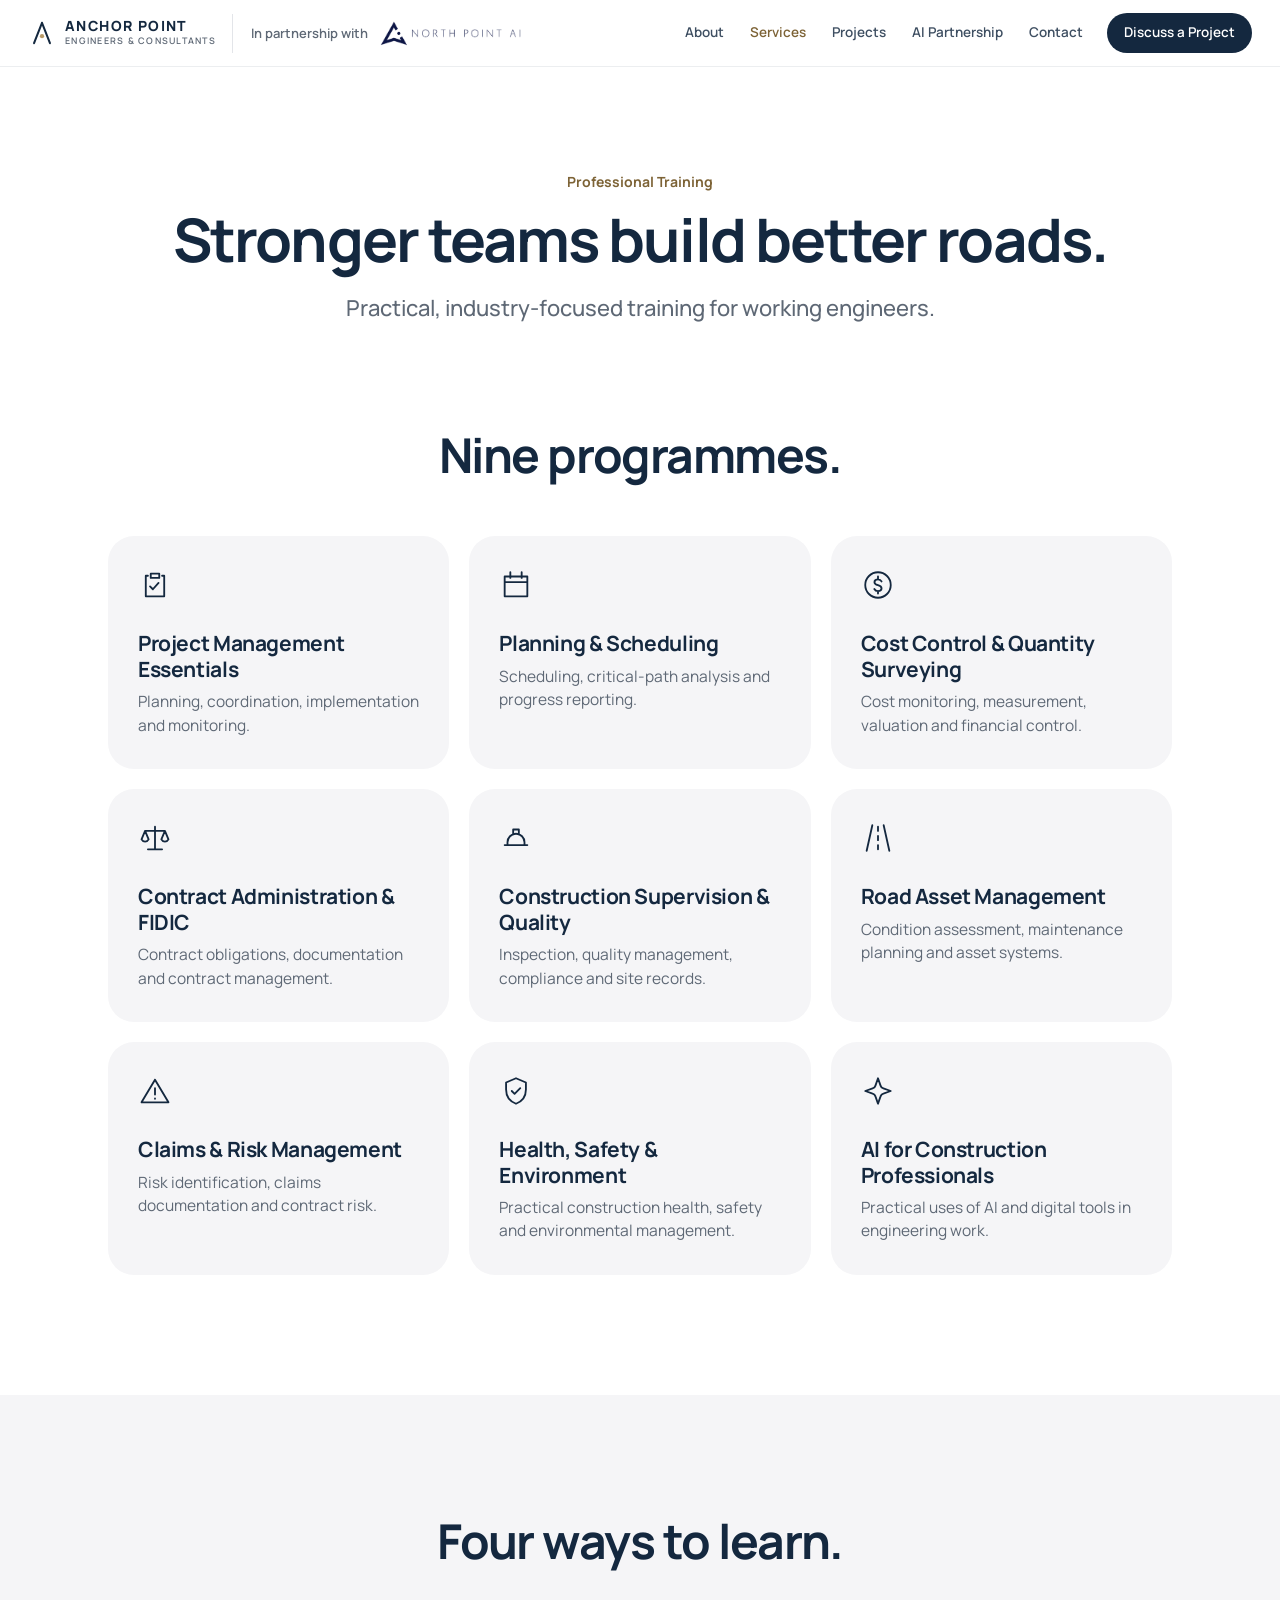
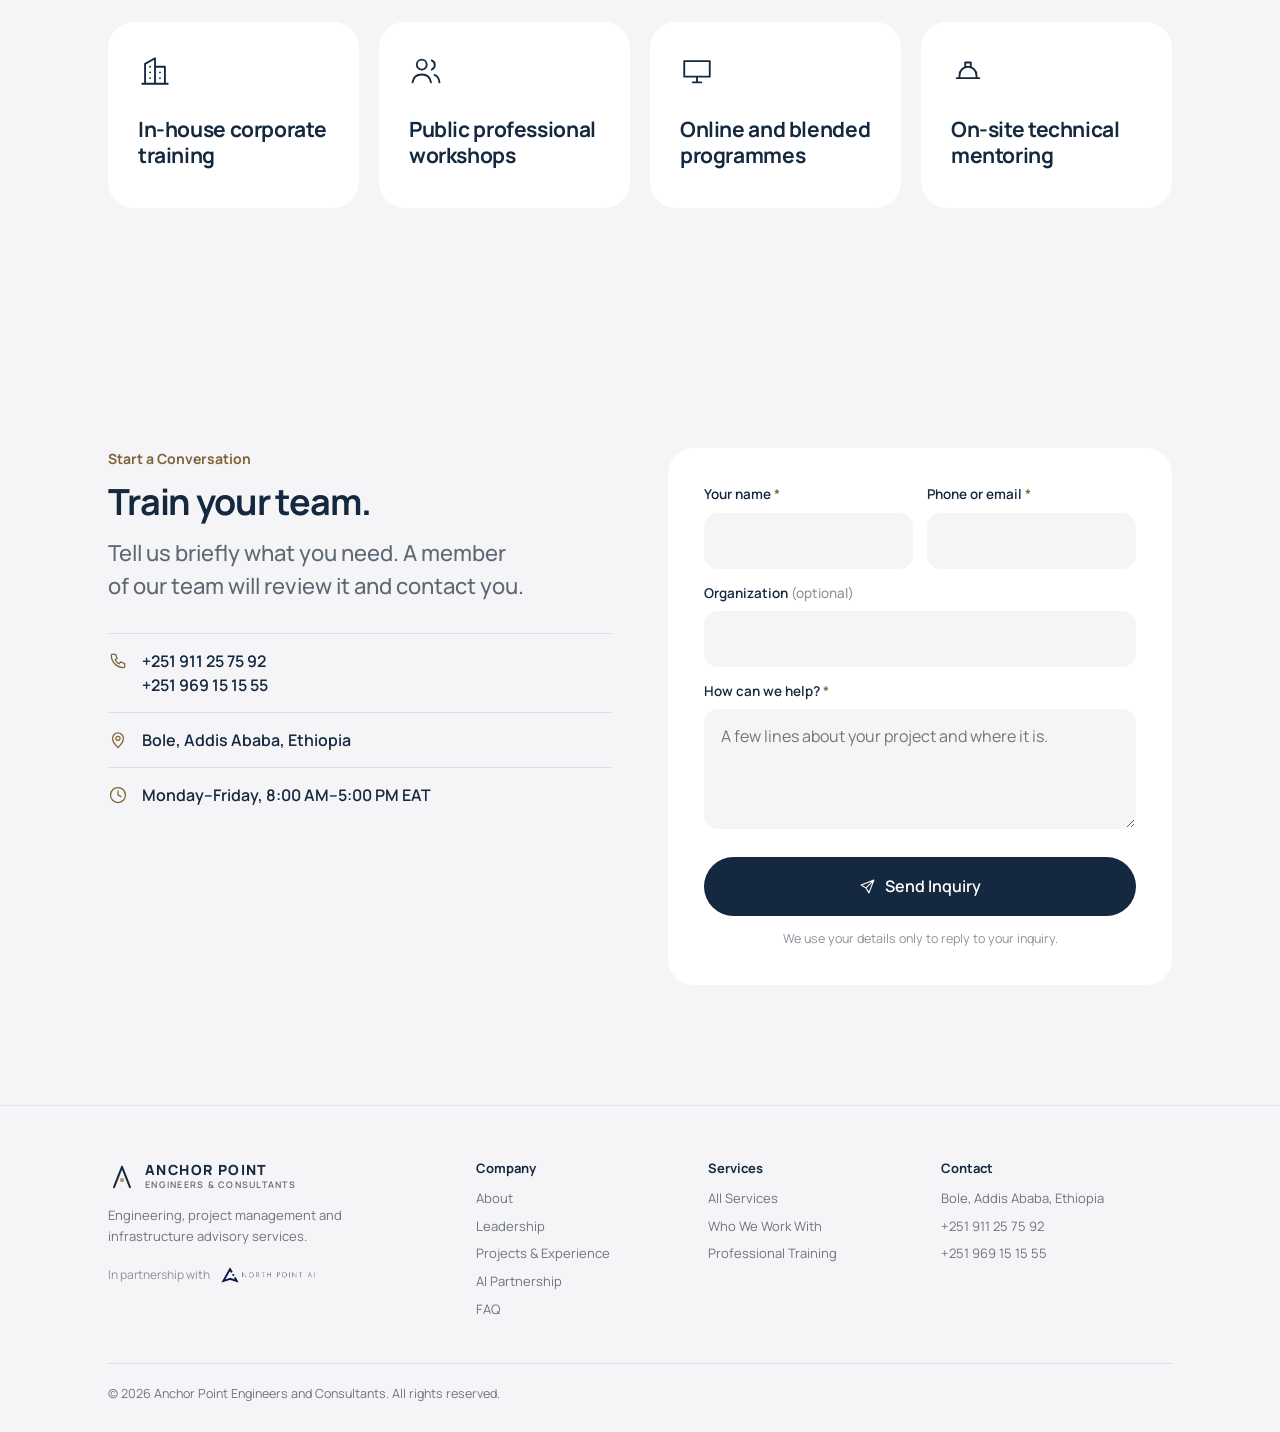
<file: training.html>
<!DOCTYPE html>
<html lang="en">
<head>
<meta charset="UTF-8">
<meta name="viewport" content="width=device-width, initial-scale=1.0">
<title>Professional Training | Anchor Point Engineers &amp; Consultants</title>
<meta name="description" content="Practical training for engineering and infrastructure professionals in project management, scheduling, cost control, contracts, supervision, road asset management and AI.">
<meta property="og:title" content="Professional Training | Anchor Point Engineers &amp; Consultants">
<meta property="og:description" content="Practical training for engineering and infrastructure professionals in project management, scheduling, cost control, contracts, supervision, road asset management and AI.">
<meta property="og:type" content="website">
<meta property="og:site_name" content="Anchor Point Engineers &amp; Consultants">
<link rel="canonical" href="https://anchorpointengineers.com/training.html">
<meta property="og:url" content="https://anchorpointengineers.com/training.html">
<link rel="icon" href="data:image/svg+xml,%3Csvg xmlns='http://www.w3.org/2000/svg' viewBox='0 0 44 44'%3E%3Crect width='44' height='44' rx='8' fill='%2314283F'/%3E%3Cpath d='M22 8 11.5 35M22 8l10.5 27' stroke='%23F7F6F2' stroke-width='3' stroke-linecap='round' fill='none'/%3E%3Ccircle cx='22' cy='26.5' r='2.8' fill='%23B89A68'/%3E%3C/svg%3E">
<link rel="preconnect" href="https://fonts.googleapis.com">
<link rel="preconnect" href="https://fonts.gstatic.com" crossorigin>
<link href="https://fonts.googleapis.com/css2?family=Manrope:wght@400;500;600;700;800&display=swap" rel="stylesheet">
<link rel="stylesheet" href="assets/site.css">
</head>
<body>
<a class="skip" href="#main">Skip to content</a>
<header class="hdr">
  <div class="wrap hdr-in">
    <div class="brand">
      <a href="index.html" class="logo" aria-label="Anchor Point Engineers and Consultants — home"><svg viewBox="0 0 44 44" aria-hidden="true"><path d="M22 6 9.5 38M22 6l12.5 32" stroke="#14283F" stroke-width="3.2" stroke-linecap="round" fill="none"/><circle cx="22" cy="27" r="3.4" fill="#B89A68"/></svg><span><b>Anchor Point</b><span>Engineers &amp; Consultants</span></span></a>
      <a href="https://northpoint-ai.com" target="_blank" rel="noopener" class="with" aria-label="In partnership with North Point AI — opens northpoint-ai.com"><span>In partnership with</span><img src="assets/northpoint-ai-logo.webp" alt="North Point AI" width="760" height="143"></a>
    </div>
    <button class="burger" id="burger" aria-label="Menu" aria-controls="nav" aria-expanded="false"><span></span><span></span><span></span></button>
    <nav class="nav" id="nav" aria-label="Main"><a href="about.html">About</a><a href="services.html" aria-current="page">Services</a><a href="projects.html">Projects</a><a href="technology.html">AI Partnership</a><a href="contact.html">Contact</a><a href="#inquiry" class="btn solid">Discuss a Project</a></nav>
  </div>
</header>
<main id="main">
<section class="phero">
  <div class="wrap">
    <span class="eyebrow">Professional Training</span>
    <h1>Stronger teams build better roads.</h1>
    <p class="lead">Practical, industry-focused training for working engineers.</p>
  </div>
</section>

<section class="sec">
  <div class="wrap">
    <div class="head"><h2>Nine programmes.</h2></div>
    <div class="g3">
      <div class="card"><span class="ico"><svg class="i" viewBox="0 0 24 24" fill="none" stroke="currentColor" stroke-width="1.6" stroke-linecap="round" stroke-linejoin="round" aria-hidden="true"><path d="M9 4h6v3H9z M7 5.5H5.5V20h13V5.5H17 M8.5 13l2 2 4-4.5"/></svg></span><h3>Project Management Essentials</h3><p>Planning, coordination, implementation and monitoring.</p></div>
      <div class="card"><span class="ico"><svg class="i" viewBox="0 0 24 24" fill="none" stroke="currentColor" stroke-width="1.6" stroke-linecap="round" stroke-linejoin="round" aria-hidden="true"><path d="M4 6h16v14H4z M4 10h16 M8 3v4 M16 3v4"/></svg></span><h3>Planning &amp; Scheduling</h3><p>Scheduling, critical-path analysis and progress reporting.</p></div>
      <div class="card"><span class="ico"><svg class="i" viewBox="0 0 24 24" fill="none" stroke="currentColor" stroke-width="1.6" stroke-linecap="round" stroke-linejoin="round" aria-hidden="true"><path d="M12 3a9 9 0 1 0 0 18 9 9 0 0 0 0-18z M14.5 9.5c-.5-1-1.4-1.5-2.5-1.5-1.5 0-2.5.9-2.5 2 0 2.8 5 1.5 5 4.3 0 1.1-1 2-2.5 2-1.2 0-2.1-.5-2.6-1.5 M12 6v2 M12 16.3V18"/></svg></span><h3>Cost Control &amp; Quantity Surveying</h3><p>Cost monitoring, measurement, valuation and financial control.</p></div>
      <div class="card"><span class="ico"><svg class="i" viewBox="0 0 24 24" fill="none" stroke="currentColor" stroke-width="1.6" stroke-linecap="round" stroke-linejoin="round" aria-hidden="true"><path d="M12 4v16 M7 20h10 M5 7h14 M5 7l-2.5 6a2.8 2.8 0 0 0 5 0z M19 7l-2.5 6a2.8 2.8 0 0 0 5 0z"/></svg></span><h3>Contract Administration &amp; FIDIC</h3><p>Contract obligations, documentation and contract management.</p></div>
      <div class="card"><span class="ico"><svg class="i" viewBox="0 0 24 24" fill="none" stroke="currentColor" stroke-width="1.6" stroke-linecap="round" stroke-linejoin="round" aria-hidden="true"><path d="M4 17h16 M6 17v-2a6 6 0 0 1 12 0v2 M10 9.5V6h4v3.5"/></svg></span><h3>Construction Supervision &amp; Quality</h3><p>Inspection, quality management, compliance and site records.</p></div>
      <div class="card"><span class="ico"><svg class="i" viewBox="0 0 24 24" fill="none" stroke="currentColor" stroke-width="1.6" stroke-linecap="round" stroke-linejoin="round" aria-hidden="true"><path d="M8 3 4 21 M16 3l4 18 M12 4v3 M12 10.5v3 M12 17v3"/></svg></span><h3>Road Asset Management</h3><p>Condition assessment, maintenance planning and asset systems.</p></div>
      <div class="card"><span class="ico"><svg class="i" viewBox="0 0 24 24" fill="none" stroke="currentColor" stroke-width="1.6" stroke-linecap="round" stroke-linejoin="round" aria-hidden="true"><path d="M12 4 2.5 20h19z M12 10v4.5 M12 17.3v.2"/></svg></span><h3>Claims &amp; Risk Management</h3><p>Risk identification, claims documentation and contract risk.</p></div>
      <div class="card"><span class="ico"><svg class="i" viewBox="0 0 24 24" fill="none" stroke="currentColor" stroke-width="1.6" stroke-linecap="round" stroke-linejoin="round" aria-hidden="true"><path d="M12 3l7 3v5c0 5-3 8.5-7 10-4-1.5-7-5-7-10V6z M9 12l2 2 4-4"/></svg></span><h3>Health, Safety &amp; Environment</h3><p>Practical construction health, safety and environmental management.</p></div>
      <div class="card"><span class="ico"><svg class="i" viewBox="0 0 24 24" fill="none" stroke="currentColor" stroke-width="1.6" stroke-linecap="round" stroke-linejoin="round" aria-hidden="true"><path d="M12 3l1.8 5.2a3 3 0 0 0 2 2L21 12l-5.2 1.8a3 3 0 0 0-2 2L12 21l-1.8-5.2a3 3 0 0 0-2-2L3 12l5.2-1.8a3 3 0 0 0 2-2z"/></svg></span><h3>AI for Construction Professionals</h3><p>Practical uses of AI and digital tools in engineering work.</p></div>
    </div>
  </div>
</section>

<section class="sec ivory">
  <div class="wrap">
    <div class="head"><h2>Four ways to learn.</h2></div>
    <div class="g4">
      <div class="card"><span class="ico"><svg class="i" viewBox="0 0 24 24" fill="none" stroke="currentColor" stroke-width="1.6" stroke-linecap="round" stroke-linejoin="round" aria-hidden="true"><path d="M5 21V7l7-4v18 M12 9h7v12 M3 21h18 M8.5 9v.01 M8.5 13v.01 M8.5 17v.01 M15.5 13v.01 M15.5 17v.01"/></svg></span><h3>In-house corporate training</h3></div>
      <div class="card"><span class="ico"><svg class="i" viewBox="0 0 24 24" fill="none" stroke="currentColor" stroke-width="1.6" stroke-linecap="round" stroke-linejoin="round" aria-hidden="true"><path d="M9 11a3.5 3.5 0 1 0 0-7 3.5 3.5 0 0 0 0 7z M2.5 20c.5-3.5 3-5.5 6.5-5.5s6 2 6.5 5.5 M16 4.5a3.5 3.5 0 0 1 0 6.5 M18 14.8c2 .7 3.2 2.5 3.5 5.2"/></svg></span><h3>Public professional workshops</h3></div>
      <div class="card"><span class="ico"><svg class="i" viewBox="0 0 24 24" fill="none" stroke="currentColor" stroke-width="1.6" stroke-linecap="round" stroke-linejoin="round" aria-hidden="true"><path d="M3 5h18v11H3z M9 20h6 M12 16v4"/></svg></span><h3>Online and blended programmes</h3></div>
      <div class="card"><span class="ico"><svg class="i" viewBox="0 0 24 24" fill="none" stroke="currentColor" stroke-width="1.6" stroke-linecap="round" stroke-linejoin="round" aria-hidden="true"><path d="M4 17h16 M6 17v-2a6 6 0 0 1 12 0v2 M10 9.5V6h4v3.5"/></svg></span><h3>On-site technical mentoring</h3></div>
    </div>
  </div>
</section>

<section class="sec cta" id="discuss">
  <div class="wrap">
    <div class="cta-g">
      <div>
        <span class="eyebrow">Start a Conversation</span>
        <h2>Train your team.</h2>
        <p class="lead">Tell us briefly what you need. A member of our team will review it and contact you.</p>
        <ul class="clist"><li><svg class="i" viewBox="0 0 24 24" fill="none" stroke="currentColor" stroke-width="1.6" stroke-linecap="round" stroke-linejoin="round" aria-hidden="true"><path d="M5 4h4l2 5-2.5 1.5a11 11 0 0 0 5 5L15 13l5 2v4a1 1 0 0 1-1 1C10.7 20 4 13.3 4 5a1 1 0 0 1 1-1z"/></svg><span><a href="tel:+251911257592">+251 911 25 75 92</a><br><a href="tel:+251969151555">+251 969 15 15 55</a></span></li><li><svg class="i" viewBox="0 0 24 24" fill="none" stroke="currentColor" stroke-width="1.6" stroke-linecap="round" stroke-linejoin="round" aria-hidden="true"><path d="M12 21s-6.5-5.8-6.5-11a6.5 6.5 0 0 1 13 0c0 5.2-6.5 11-6.5 11z M12 7.5a2.5 2.5 0 1 0 0 5 2.5 2.5 0 0 0 0-5z"/></svg><span>Bole, Addis Ababa, Ethiopia</span></li><li><svg class="i" viewBox="0 0 24 24" fill="none" stroke="currentColor" stroke-width="1.6" stroke-linecap="round" stroke-linejoin="round" aria-hidden="true"><path d="M12 3a9 9 0 1 0 0 18 9 9 0 0 0 0-18z M12 7v5l3.5 2"/></svg><span>Monday&ndash;Friday, 8:00 AM&ndash;5:00 PM EAT</span></li></ul>
      </div>
      <form class="inq" id="inquiry" data-endpoint="https://forms.anchorpointengineers.com/" data-telegram="" novalidate>
  <div class="f2">
    <div class="fg"><label for="f-name">Your name <i>*</i></label><input id="f-name" name="name" type="text" autocomplete="name" required><span class="err">Please enter your name.</span></div>
    <div class="fg"><label for="f-contact">Phone or email <i>*</i></label><input id="f-contact" name="contact" type="text" autocomplete="tel" required><span class="err">Please enter a phone number or email.</span></div>
  </div>
  <div class="fg"><label for="f-org">Organization <em>(optional)</em></label><input id="f-org" name="organization" type="text" autocomplete="organization"></div>
  <div class="fg"><label for="f-msg">How can we help? <i>*</i></label><textarea id="f-msg" name="message" required placeholder="A few lines about your project and where it is."></textarea><span class="err">Please tell us what you need.</span></div>
  <div class="hp" aria-hidden="true"><label for="f-web">Website</label><input id="f-web" name="website" type="text" tabindex="-1" autocomplete="off"></div>
  <button type="submit" class="btn solid" id="fsub"><svg class="i" viewBox="0 0 24 24" fill="none" stroke="currentColor" stroke-width="1.6" stroke-linecap="round" stroke-linejoin="round" aria-hidden="true"><path d="M21 3 10 14 M21 3l-7 18-4-7-7-4z"/></svg><span>Send Inquiry</span></button>
  <div class="fmsg" id="fmsg" role="status" aria-live="polite"></div>
  <p class="fnote">We use your details only to reply to your inquiry.</p>
</form>
    </div>
  </div>
</section>
</main>
<footer class="ftr">
  <div class="wrap">
    <div class="ftr-g">
      <div>
        <a href="index.html" class="logo"><svg viewBox="0 0 44 44" aria-hidden="true"><path d="M22 6 9.5 38M22 6l12.5 32" stroke="#14283F" stroke-width="3.2" stroke-linecap="round" fill="none"/><circle cx="22" cy="27" r="3.4" fill="#B89A68"/></svg><span><b>Anchor Point</b><span>Engineers &amp; Consultants</span></span></a>
        <p>Engineering, project management and infrastructure advisory services.</p>
        <a class="ftr-np" href="https://northpoint-ai.com" target="_blank" rel="noopener"><span>In partnership with</span><img src="assets/northpoint-ai-logo.webp" alt="North Point AI" width="760" height="143" loading="lazy"></a>
      </div>
      <div>
        <h4>Company</h4>
        <ul>
          <li><a href="about.html">About</a></li>
          <li><a href="leadership.html">Leadership</a></li>
          <li><a href="projects.html">Projects &amp; Experience</a></li>
          <li><a href="technology.html">AI Partnership</a></li>
          <li><a href="faq.html">FAQ</a></li>
        </ul>
      </div>
      <div>
        <h4>Services</h4>
        <ul>
          <li><a href="services.html">All Services</a></li>
          <li><a href="sectors.html">Who We Work With</a></li>
          <li><a href="training.html">Professional Training</a></li>
        </ul>
      </div>
      <div>
        <h4>Contact</h4>
        <ul>
          <li>Bole, Addis Ababa, Ethiopia</li>
          <li><a href="tel:+251911257592">+251 911 25 75 92</a></li>
          <li><a href="tel:+251969151555">+251 969 15 15 55</a></li>
          
        </ul>
      </div>
    </div>
    <div class="ftr-b">
      <span>&copy; <span id="yr">2026</span> Anchor Point Engineers and Consultants. All rights reserved.</span>
    </div>
  </div>
</footer>
<script>document.getElementById('yr').textContent=new Date().getFullYear()</script>
<script src="assets/site.js" defer></script>
</body>
</html>
</file>
<file: assets/site.css>
/* Anchor Point Engineers & Consultants — design system
   Theme: calm, light engineering pages; one dark, luminous moment for AI. */
:root{
  --ink:#14283F; --text:#5E6875; --bg:#FFFFFF; --alt:#F5F5F7; --line:#E3E5E9;
  --bronze:#B89A68; --bronze-d:#7D6336; --night:#05070C;
  --spark:linear-gradient(92deg,#5EE0D8 0%,#8E7CFF 48%,#F2C46D 100%);
  --r:26px; --gap:20px;
}
*{margin:0;padding:0;box-sizing:border-box}
html{scroll-behavior:smooth;scroll-padding-top:84px}
body{font-family:'Manrope',system-ui,-apple-system,'Segoe UI',sans-serif;background:var(--bg);color:var(--text);font-size:17px;line-height:1.6;-webkit-font-smoothing:antialiased;overflow-x:hidden}
img{max-width:100%;display:block;height:auto}
a{color:inherit}
ul,ol{list-style:none}
:focus-visible{outline:2px solid var(--bronze-d);outline-offset:3px;border-radius:6px}
.skip{position:absolute;left:-9999px;top:0;background:var(--ink);color:#fff;padding:12px 18px;z-index:100}
.skip:focus{left:12px;top:12px}
.wrap{max-width:1120px;margin:0 auto;padding:0 28px}
.i{width:24px;height:24px;flex-shrink:0}

/* Type */
h1,h2,h3,h4{color:var(--ink);font-weight:700;letter-spacing:-.032em;line-height:1.07}
h1{font-size:clamp(40px,6.4vw,80px)}
h2{font-size:clamp(30px,4.1vw,48px)}
h1,h2,.lead{text-wrap:balance}
h1 .s,h2 .s{display:inline-block}
a.np{color:inherit;text-decoration:underline;text-decoration-color:rgba(184,154,104,.7);text-decoration-thickness:1px;text-underline-offset:.18em;transition:text-decoration-color .2s}
a.np:hover{text-decoration-color:currentColor}
h3{font-size:21px;line-height:1.22;letter-spacing:-.018em}
h4{font-size:13px;letter-spacing:0}
.eyebrow{display:block;font-size:14px;font-weight:700;color:var(--bronze-d);margin-bottom:12px;letter-spacing:0}
.lead{font-size:clamp(18px,1.75vw,22px);line-height:1.5;color:var(--text);font-weight:500}
.note{margin:28px auto 0;font-size:12.5px;line-height:1.55;color:#8A929C;max-width:640px;text-align:center}
.note .i{display:none}
.fine{margin:26px auto 0;font-size:11.5px;line-height:1.5;color:#8B939D;max-width:560px;text-align:center;font-weight:500}
.fine::before{content:'* ';}
.fine.plain::before{content:none}
.ast{font-size:.5em;font-weight:500;color:#A0A7B0;vertical-align:super;line-height:0;margin-left:2px;letter-spacing:0}
.stat p .ast,.feature p .ast{font-size:.8em;vertical-align:baseline;position:relative;top:-.3em}

/* Buttons & links */
.btn{display:inline-flex;align-items:center;justify-content:center;gap:9px;padding:13px 26px;border-radius:999px;font:inherit;font-weight:600;font-size:16px;text-decoration:none;border:1px solid transparent;cursor:pointer;transition:background .2s,color .2s,border-color .2s,opacity .2s}
.btn .i{width:17px;height:17px}
.btn.solid{background:var(--ink);color:#fff}
.btn.solid:hover{background:#0C1B2E}
.btn.line{color:var(--ink);background:transparent;border-color:#C9CED6}
.btn.line:hover{border-color:var(--ink)}
.btns{display:flex;gap:12px 14px;flex-wrap:wrap;margin-top:30px;justify-content:center;align-items:center}
.more{display:inline-flex;align-items:center;gap:5px;font-weight:600;font-size:17px;color:var(--bronze-d);text-decoration:none}
.more::after{content:'\203A';font-size:1.25em;line-height:1;transform:translateY(-1px);transition:transform .2s}
.more:hover::after{transform:translate(3px,-1px)}
.more:hover{text-decoration:underline;text-underline-offset:4px}

/* Header */
.hdr{position:sticky;top:0;z-index:50;background:rgba(255,255,255,.82);backdrop-filter:saturate(180%) blur(20px);-webkit-backdrop-filter:saturate(180%) blur(20px);border-bottom:1px solid rgba(20,40,63,.08)}
.hdr-in{display:flex;align-items:center;justify-content:space-between;gap:20px;height:66px}
.brand{display:flex;align-items:center;gap:16px;min-width:0}
.logo{display:inline-flex;align-items:center;gap:9px;text-decoration:none}
.logo svg{width:28px;height:28px;flex-shrink:0}
.logo b{display:block;color:var(--ink);font-weight:800;font-size:14px;letter-spacing:.1em;text-transform:uppercase;line-height:1.2;white-space:nowrap}
.logo>span>span{display:block;color:var(--text);font-size:9px;font-weight:600;letter-spacing:.14em;text-transform:uppercase;white-space:nowrap;line-height:1.4}
.with{display:inline-flex;align-items:center;gap:11px;padding:6px 10px 6px 18px;border-left:1px solid var(--line);text-decoration:none;border-radius:0 10px 10px 0;transition:background .2s}
.with:hover{background:var(--alt)}
.with span{font-size:13px;font-weight:600;color:var(--text);white-space:nowrap}
.with img{height:27px;width:auto;flex-shrink:0;max-width:none}
.hdr .wrap{max-width:1320px}
.nav{display:flex;align-items:center;gap:2px}
.nav a{display:block;padding:8px 12px;font-size:13.5px;font-weight:600;color:var(--ink);opacity:.82;text-decoration:none;white-space:nowrap;transition:opacity .2s}
.nav a:hover,.nav a[aria-current]{opacity:1}
.nav a[aria-current]{color:var(--bronze-d)}
.nav .btn{padding:8px 16px;margin-left:10px;color:#fff;opacity:1;font-size:13.5px}
.burger{display:none;width:42px;height:42px;border:none;background:transparent;cursor:pointer;align-items:center;justify-content:center;flex-direction:column;gap:6px;flex-shrink:0}
.burger span{width:19px;height:1.5px;background:var(--ink);border-radius:2px}

/* Sections: one centred column, one idea each */
.sec{padding:120px 0}
.ivory,.mist{background:var(--alt)}
.head{max-width:1064px;margin:0 auto 56px;text-align:center}
.head .lead{max-width:880px;margin-left:auto;margin-right:auto}
.head h2+.lead,.head h1+.lead{margin-top:18px}
.head .lead+.lead{margin-top:12px}
.head .more{margin-top:20px}
.after{margin-top:var(--gap)}
.center{text-align:center}

/* Tiles */
.g2,.g3,.g4,.g5{display:grid;gap:var(--gap)}
.g2{grid-template-columns:repeat(2,1fr)}
.g3{grid-template-columns:repeat(3,1fr)}
.g4{grid-template-columns:repeat(4,1fr)}
.g5{grid-template-columns:repeat(5,1fr)}
.card{background:var(--alt);border-radius:var(--r);padding:32px 30px;display:flex;flex-direction:column;align-items:flex-start;text-decoration:none;transition:transform .35s cubic-bezier(.2,.7,.2,1)}
.ivory .card,.mist .card{background:#fff}
a.card:hover{transform:scale(1.015)}
.card h3{margin-bottom:8px}
.card p{font-size:15.5px;line-height:1.5}
.card .more{margin-top:auto;padding-top:20px;font-size:15.5px}
.card.big{padding:44px 40px}
.card.big h3{font-size:clamp(24px,2.6vw,32px);letter-spacing:-.028em;margin-bottom:10px}
.card.big p{font-size:17px}
.ico{display:block;color:var(--ink);margin-bottom:22px}
.ico .i{width:34px;height:34px;stroke-width:1.3}
.card.big .ico .i{width:44px;height:44px;stroke-width:1.15}
.quote{font-size:clamp(20px,2.1vw,26px)!important;line-height:1.35!important;color:var(--ink);font-weight:600;letter-spacing:-.02em}

/* Home hero */
.hero{text-align:center;padding:92px 0 0;overflow:hidden;background:linear-gradient(180deg,#fff 0%,#fff 55%,var(--alt) 100%)}
.hero h1{font-size:clamp(30px,4.3vw,52px);max-width:1064px;margin:0 auto 22px;text-wrap:balance}
.hero h1 span{display:block}
.hero .lead{max-width:44ch;margin:0 auto}
.hero .road{display:block;width:min(100%,860px);height:auto;margin:36px auto 0}
.road .dash{animation:dash 2.4s linear infinite}
@keyframes dash{to{stroke-dashoffset:-60}}
.road .car{offset-path:path('M380 132 L380 580');offset-rotate:0deg;animation:drive 6s linear infinite}
.road .car.c2{animation-delay:-3s}
@keyframes drive{from{offset-distance:0%;opacity:0}12%{opacity:1}88%{opacity:1}to{offset-distance:100%;opacity:0}}
.road .ring{font-family:'Manrope',sans-serif;font-size:11.5px;letter-spacing:3.4px;font-weight:800;fill:#7D6336}
.road .yrs{font-family:'Manrope',sans-serif;font-weight:800;fill:#14283F;text-anchor:middle}

/* Page hero (inner pages) */
.phero{text-align:center;padding:104px 0 20px}
.phero h1{margin:0 auto;font-size:clamp(34px,5vw,60px)}
.phero .lead{max-width:880px;margin:20px auto 0}
.phero .eyebrow{margin-bottom:14px}
.phero+.sec{padding-top:84px}

/* Numbers */
.stats{display:grid;grid-template-columns:repeat(4,1fr);gap:var(--gap);text-align:center}
.stats.three{grid-template-columns:repeat(3,1fr);max-width:860px;margin:0 auto 56px}
.stat b{display:block;font-size:clamp(34px,4.4vw,56px);font-weight:700;letter-spacing:-.04em;line-height:1;color:var(--ink);margin-bottom:12px;font-variant-numeric:tabular-nums;white-space:nowrap}
.stat p{font-size:15px;line-height:1.4;max-width:20ch;margin:0 auto}

/* Home highlights */
.hl .card.big{padding:48px 44px}
.hl-n{display:block;font-size:clamp(46px,6.4vw,84px);font-weight:700;letter-spacing:-.045em;line-height:1;color:var(--ink);margin:4px 0 22px;white-space:nowrap}
.card.dark{background:var(--ink);color:#B7C0CC}
.card.dark h3{color:#fff}
.card.dark .hl-n{color:#E2CFA6}
.card.dark .eyebrow{color:#C9AE7C}
.card.dark .more{color:#fff}
.card.dark .ast{color:#8E99A8}
.cities{width:100%}
.cities li{display:flex;justify-content:space-between;align-items:baseline;gap:16px;padding:12px 0;border-top:1px solid #DFE2E6}
.cities b{color:var(--ink);font-size:19px;letter-spacing:-.02em;font-weight:700}
.cities span{font-size:14.5px;text-align:right}

/* Feature figure */
.feature{display:grid;grid-template-columns:auto 1fr;gap:48px;align-items:center;background:#fff;border-radius:var(--r);padding:48px 52px;max-width:900px;margin:0 auto 48px}
.sec:not(.ivory) .feature{background:var(--alt)}
.feature b{display:block;font-size:clamp(48px,7vw,88px);font-weight:700;letter-spacing:-.045em;line-height:1;color:var(--ink);white-space:nowrap}
.feature h3{font-size:clamp(22px,2.4vw,28px);letter-spacing:-.025em;margin-bottom:8px}
.feature p{font-size:16px;line-height:1.5}
.intl .card h3{font-size:clamp(26px,2.8vw,34px);letter-spacing:-.03em;margin-bottom:12px}
.intl .card .eyebrow{font-size:13px;margin-bottom:8px}
.intl .card p{color:var(--ink);font-weight:600;font-size:15.5px;line-height:1.4}
.intl .card small{display:block;margin-top:auto;padding-top:16px;font-size:13px;line-height:1.4;color:var(--text)}

/* ── AI: its own world ── */
.ai{position:relative;background:var(--night);color:#A7AEBB;overflow:hidden;text-align:center}
.ai::before{content:'';position:absolute;left:50%;top:-320px;width:1100px;height:760px;transform:translateX(-50%);background:radial-gradient(closest-side,rgba(126,108,255,.34),rgba(94,224,216,.12) 55%,transparent 72%);pointer-events:none;animation:breathe 9s ease-in-out infinite}
@keyframes breathe{50%{opacity:.6;transform:translateX(-50%) scale(1.08)}}
.ai .wrap{position:relative}
.ai h1,.ai h2,.ai h3{color:#fff}
.spark{background:var(--spark);-webkit-background-clip:text;background-clip:text;color:transparent;-webkit-text-fill-color:transparent}
.ai-tag{display:inline-block;font-size:15px;font-weight:700;margin-bottom:18px}
.ai-h{font-size:clamp(38px,6.2vw,78px);margin:0 auto 24px;line-height:1.03}
.ai .lead{color:#B4BBC7;max-width:52ch;margin:0 auto}
.net{display:block;width:min(100%,980px);height:auto;margin:10px auto 0}
.net .flow{stroke-dasharray:5 15;animation:dash 2.6s linear infinite}
.net .node{animation:pulse 3.6s ease-in-out infinite;transform-box:fill-box;transform-origin:center}
.net .node:nth-of-type(2n){animation-delay:-1.2s}.net .node:nth-of-type(3n){animation-delay:-2.3s}
@keyframes pulse{50%{opacity:.35;transform:scale(.7)}}
.net .star{animation:twinkle 4.5s ease-in-out infinite;transform-box:fill-box;transform-origin:center}
@keyframes twinkle{50%{transform:scale(1.22) rotate(20deg);opacity:.85}}
.imagine{text-align:left;margin-top:36px}
.im-g+.im-g{margin-top:56px}
.im-k{font-size:15px;font-weight:700;margin-bottom:16px;display:flex;align-items:center;gap:16px}
.im-k::after{content:'';flex:1;height:1px;background:linear-gradient(90deg,rgba(255,255,255,.18),rgba(255,255,255,0))}
.im-row{display:grid;grid-template-columns:repeat(3,1fr);gap:var(--gap)}
.im{position:relative;display:flex;flex-direction:column;background:linear-gradient(180deg,rgba(255,255,255,.075),rgba(255,255,255,.03));border:1px solid rgba(255,255,255,.09);border-radius:var(--r);padding:32px 30px 32px;overflow:hidden;transition:border-color .3s,transform .35s cubic-bezier(.2,.7,.2,1)}
.im:hover{border-color:rgba(255,255,255,.22);transform:translateY(-3px)}
.im::after{content:'';position:absolute;inset:auto -30% -60% auto;width:75%;height:90%;background:radial-gradient(closest-side,rgba(94,224,216,.2),transparent);pointer-events:none}
.im-g:nth-child(2) .im::after{background:radial-gradient(closest-side,rgba(142,124,255,.24),transparent)}
.im-g:nth-child(3) .im::after{background:radial-gradient(closest-side,rgba(242,196,109,.18),transparent)}
.im h3{font-size:clamp(21px,2.05vw,26px);line-height:1.15;letter-spacing:-.028em;margin-bottom:12px}
.im p{font-size:15.5px;line-height:1.5;color:#9AA2AF;position:relative;z-index:1}
.im.wide{margin-top:56px;text-align:center;align-items:center;padding:56px 32px;background:linear-gradient(180deg,rgba(255,255,255,.1),rgba(255,255,255,.035))}
.im.wide::after{inset:auto 15% -70% 15%;width:70%;height:110%;background:radial-gradient(closest-side,rgba(142,124,255,.3),rgba(94,224,216,.08) 70%,transparent)}
.im.wide h3{font-size:clamp(28px,3.8vw,48px);letter-spacing:-.035em;max-width:18ch;margin-bottom:14px}
.im.wide p{font-size:17px;max-width:44ch}
.triad{font-size:clamp(32px,5vw,64px);font-weight:700;letter-spacing:-.04em;line-height:1.08;color:#fff;margin:110px auto 0}
.triad span{display:block}
.triad span:nth-child(2){opacity:.62}.triad span:nth-child(3){opacity:.36}
.ai-now{max-width:640px;margin:44px auto 0;font-size:15.5px;line-height:1.6;color:#8E96A3}
.ai-now b{color:#fff;font-weight:600}
.ai-line{margin:68px auto 0;font-size:clamp(21px,6.4vw,25px);line-height:1.12;font-weight:600;letter-spacing:-.022em;color:#fff}
.ai-line span{display:inline-block}
.ai-line+.ai-now{margin-top:16px}
.ai .more{color:#fff;margin-top:26px}
.ai .btn.line{color:#fff;border-color:rgba(255,255,255,.3)}
.ai .btn.line:hover{border-color:#fff}
.ai.top{padding-top:104px}
.duo{display:flex;align-items:center;justify-content:center;gap:22px;flex-wrap:wrap;margin-bottom:34px}
.duo .logo b{color:#fff}.duo .logo>span>span{color:#8E96A3}
.duo i{font-style:normal;color:#5E6673;font-size:18px}
.duo img{height:24px;width:auto}

/* Step flow */
.flow-g{display:grid;grid-template-columns:repeat(4,1fr);gap:var(--gap);counter-reset:f}
.flow-g.three{grid-template-columns:repeat(3,1fr)}
.flow-g.five{grid-template-columns:repeat(5,1fr)}
.fstep{background:var(--alt);border-radius:var(--r);padding:28px 26px 30px;counter-increment:f}
.ivory .fstep{background:#fff}
.fstep::before{content:counter(f);display:block;font-size:44px;font-weight:700;letter-spacing:-.04em;line-height:1;color:var(--bronze);margin-bottom:22px}
.fstep b{display:block;font-size:19px;line-height:1.25;color:var(--ink);font-weight:700;letter-spacing:-.018em}
.fstep p{font-size:15px;line-height:1.45;margin-top:8px}

/* Contract bars */
.bars{max-width:900px;margin:0 auto}
.bars-h{display:none}
.bars li{display:grid;grid-template-columns:200px 1fr 150px 76px;gap:22px;align-items:center;padding:18px 0;border-top:1px solid var(--line)}
.bars li:last-child{border-bottom:1px solid var(--line)}
.bar-n b{display:block;color:var(--ink);font-size:17px;line-height:1.25;letter-spacing:-.015em}
.bar-n span{display:block;font-size:13.5px;line-height:1.4}
.bar-t{height:8px;background:var(--alt);border-radius:999px;overflow:hidden}
.ivory .bar-t{background:#E6E7EA}
.bar-t i{display:block;height:100%;border-radius:999px;background:var(--ink)}
.bar-v{font-weight:600;color:var(--ink);font-size:15px;white-space:nowrap;font-variant-numeric:tabular-nums}
.bar-k{font-size:14.5px;white-space:nowrap;text-align:right;font-variant-numeric:tabular-nums}

/* Leadership */
.profile{display:flex;flex-direction:column;align-items:center;text-align:center;background:var(--alt);border-radius:var(--r);padding:56px 32px;max-width:900px;margin:0 auto}
.ivory .profile{background:#fff}
.portrait{width:112px;height:112px;border-radius:50%;object-fit:cover;margin-bottom:24px}
.portrait.mono{display:flex;align-items:center;justify-content:center;background:var(--ink);color:#E6D3AC;font-weight:700;font-size:34px;letter-spacing:.02em}
.profile h2,.profile h3{font-size:clamp(26px,3vw,36px);letter-spacing:-.03em;margin-bottom:6px}
.role{display:block;color:var(--bronze-d);font-weight:600;font-size:16px}
.tags{display:flex;gap:6px 18px;flex-wrap:wrap;justify-content:center;margin-top:14px}
.tags li{font-size:15px;color:var(--text)}
.tags li+li::before{content:'\00B7';margin-right:18px;color:#B4BAC3}
.profile .more{margin-top:22px}
.bio{max-width:680px;margin:40px auto 0;text-align:left}
.bio p+p{margin-top:16px}
.bio .lead{color:var(--ink)}
.checks{display:grid;grid-template-columns:repeat(2,1fr);gap:0 56px;max-width:900px;margin:0 auto}
.checks li{display:flex;gap:14px;align-items:flex-start;padding:18px 0;font-size:17px;font-weight:600;color:var(--ink);line-height:1.35;border-top:1px solid var(--line);letter-spacing:-.012em}
.checks .i{width:22px;height:22px;color:var(--bronze-d);margin-top:1px;stroke-width:1.5}
.checks li small{display:block;font-size:14px;font-weight:500;color:var(--text);margin-top:3px;letter-spacing:0}

/* Closing inquiry section */
.cta{background:var(--alt)}
.cta-g{display:grid;grid-template-columns:1fr 1fr;gap:56px;align-items:start}
.cta-g h2{font-size:clamp(28px,2.9vw,36px)}
.cta-g h2+.lead{margin-top:16px}
.clist{margin-top:30px}
.clist li{display:flex;gap:14px;align-items:flex-start;padding:15px 0;border-top:1px solid #DADDE2;color:var(--ink);font-weight:600;font-size:16px;line-height:1.5}
.clist .i{width:20px;height:20px;color:var(--bronze-d);margin-top:2px;stroke-width:1.5}
.clist a{text-decoration:none}
.clist a:hover{text-decoration:underline}
form.inq{background:#fff;border-radius:var(--r);padding:36px}
.sec:not(.cta) form.inq{background:var(--alt)}
.f2{display:grid;grid-template-columns:1fr 1fr;gap:14px}
.fg{margin-bottom:14px}
.fg label{display:block;font-size:13.5px;font-weight:600;color:var(--ink);margin-bottom:7px}
.fg label i{font-style:normal;color:var(--bronze-d)}
.fg label em{font-style:normal;font-weight:500;color:#8A929C}
.fg input,.fg textarea{width:100%;font:inherit;font-size:16px;padding:14px 16px;border-radius:14px;border:1px solid transparent;background:var(--alt);color:var(--ink);transition:border-color .2s,box-shadow .2s,background .2s}
.sec:not(.cta) form.inq input,.sec:not(.cta) form.inq textarea{background:#fff}
.fg input:focus,.fg textarea:focus{outline:none;border-color:var(--ink);background:#fff;box-shadow:0 0 0 4px rgba(20,40,63,.1)}
.fg textarea{min-height:120px;resize:vertical}
.fg .err{display:none;font-size:13px;color:#B3261E;margin-top:6px;font-weight:600}
.fg.bad input,.fg.bad textarea{border-color:#B3261E}
.fg.bad .err{display:block}
.hp{position:absolute;left:-9999px;width:1px;height:1px;overflow:hidden}
form.inq .btn{width:100%;padding:16px;margin-top:6px}
.fnote{font-size:12.5px;line-height:1.5;margin-top:14px;text-align:center;color:#8A929C}
.fmsg{display:none;margin-top:14px;padding:14px 18px;font-size:14.5px;line-height:1.5;font-weight:600;border-radius:14px}
.fmsg.ok{display:block;background:#E9F5EE;color:#1F5A3A}
.fmsg.no{display:block;background:#FCEDEC;color:#8C1D18}
.fmsg.info{display:block;background:#F6EFE2;color:var(--ink)}

/* FAQ */
.faq{max-width:780px;margin:0 auto}
.faq details{border-top:1px solid var(--line)}
.faq details:last-child{border-bottom:1px solid var(--line)}
.faq summary{list-style:none;cursor:pointer;padding:24px 0;font-weight:600;font-size:19px;color:var(--ink);line-height:1.35;letter-spacing:-.015em;display:flex;justify-content:space-between;gap:24px;align-items:flex-start}
.faq summary::-webkit-details-marker{display:none}
.faq summary::after{content:'+';font-size:26px;font-weight:300;line-height:1;color:var(--text);transition:transform .25s;flex-shrink:0}
.faq details[open] summary::after{transform:rotate(45deg)}
.faq details p{padding:0 40px 26px 0;font-size:16.5px}

/* Footer */
.ftr{background:var(--alt);color:#6B7480;padding:56px 0 28px;font-size:13px;line-height:1.6;border-top:1px solid var(--line)}
.ftr-g{display:grid;grid-template-columns:1.7fr 1fr 1fr 1.2fr;gap:40px;padding-bottom:36px;border-bottom:1px solid #DADDE2}
.ftr .logo{margin-bottom:14px}
.ftr-g p{max-width:30ch}
.ftr-np{display:inline-flex;align-items:center;gap:10px;margin-top:18px;text-decoration:none}
.ftr-np span{font-size:12px;color:#8A929C}
.ftr-np img{height:18px;width:auto}
.ftr h4{color:var(--ink);font-weight:700;margin-bottom:12px}
.ftr li{margin-bottom:7px}
.ftr a{text-decoration:none}
.ftr li a:hover{color:var(--ink);text-decoration:underline}
.ftr-b{display:flex;justify-content:space-between;gap:8px 40px;flex-wrap:wrap;padding-top:20px;font-size:12.5px}
.ftr-b b{color:var(--ink);font-weight:600}

/* Entrance: content is visible by default; this only plays when a block scrolls into view */
@keyframes rise{from{opacity:0;transform:translateY(22px)}to{opacity:1;transform:none}}
.rise{animation:rise .9s cubic-bezier(.2,.7,.2,1) both}

/* ── Responsive ── */
@media (max-width:1180px){
  .burger{display:flex}
  .nav{display:none;position:absolute;left:0;right:0;top:66px;background:rgba(255,255,255,.98);border-bottom:1px solid var(--line);flex-direction:column;align-items:stretch;padding:8px 28px 28px;gap:0;max-height:calc(100vh - 66px);overflow:auto}
  .nav.open{display:flex}
  .nav a{padding:16px 0;font-size:22px;font-weight:700;letter-spacing:-.02em;opacity:1;border-bottom:1px solid var(--line)}
  .nav .btn{margin:22px 0 0;padding:15px;font-size:17px;border-bottom:none}
  .g5{grid-template-columns:repeat(3,1fr)}
  .flow-g.five{grid-template-columns:repeat(3,1fr)}
}
@media (max-width:900px){
  .sec{padding:88px 0}
  .g3,.g4{grid-template-columns:repeat(2,1fr)}
  .stats{grid-template-columns:repeat(2,1fr);gap:44px var(--gap)}
  .stats.three{grid-template-columns:repeat(3,1fr)}
  .flow-g,.flow-g.five{grid-template-columns:repeat(2,1fr)}
  .flow-g.three{grid-template-columns:repeat(3,1fr)}
  .cta-g{grid-template-columns:1fr;gap:40px}
  .feature{grid-template-columns:1fr;gap:18px;padding:40px 36px;text-align:center}
  .bars li{grid-template-columns:150px 1fr 150px 64px;gap:14px}
  .ftr-g{grid-template-columns:1fr 1fr;gap:32px}
  .triad{margin-top:84px}
  .im-row{grid-template-columns:1fr 1fr}
  .im-row .im:last-child{grid-column:1/-1}
}
@media (max-width:680px){
  body{font-size:16.5px}
  .wrap{padding:0 20px}
  .sec{padding:68px 0}
  .head{margin-bottom:36px}
  .hero{padding-top:56px}
  .phero{padding:64px 0 8px}
  .phero+.sec{padding-top:52px}
  .with span{display:none}
  .with{padding:6px 0 6px 12px;gap:0}
  .with img{height:20px}
  .brand{gap:12px}
  .nav{padding:8px 20px 24px}
  .g2,.g3,.g4,.g5,.f2,.checks,.im-row{grid-template-columns:1fr}
  .card{padding:26px 24px}
  .card.big,.hl .card.big{padding:32px 26px}
  .cities li{flex-direction:column;gap:2px}
  .cities span{text-align:left}
  .btns .btn{width:100%}
  .stats.three{grid-template-columns:1fr;gap:32px}
  .flow-g,.flow-g.three,.flow-g.five{grid-template-columns:1fr;gap:12px}
  .fstep{display:grid;grid-template-columns:44px 1fr;gap:0 12px;align-items:start;padding:22px}
  .fstep::before{margin-bottom:0;grid-row:span 2;font-size:34px}
  .fstep p{grid-column:2}
  .im{padding:26px 24px}
  .im.wide{padding:40px 24px;margin-top:40px}
  .im-g+.im-g{margin-top:40px}
  .bars li{grid-template-columns:1fr auto;gap:8px 12px;padding:16px 0}
  .bar-n{grid-column:1/-1}
  .bar-t{grid-column:1/-1;order:3}
  .bar-v{order:1}.bar-k{order:2}
  .profile{padding:40px 22px}
  .feature{padding:32px 24px;margin-bottom:32px}
  .tags{flex-direction:column;gap:4px}
  .tags li+li::before{display:none}
  form.inq{padding:26px 20px}
  .ftr-g{grid-template-columns:1fr;gap:28px}
  .faq summary{font-size:17.5px}
  .faq details p{padding-right:0}
  .ai.top{padding-top:64px}
}
@media (max-width:420px){
  .with img{height:17px}
  .logo b{font-size:13px}
  .logo>span>span{font-size:8px;letter-spacing:.1em}
  .logo svg{width:24px;height:24px}
}
@media (max-width:360px){
  .with img{height:15px}
  .hdr-in{gap:8px}
  .brand{gap:8px}
  .with{padding-left:8px}
  .stats{grid-template-columns:1fr}
}
@media (max-width:339px){.with{display:none}}
@media (prefers-reduced-motion:reduce){html{scroll-behavior:auto}*{transition:none!important;animation:none!important}.road .car,.net .mover{opacity:0}}
@media print{.hdr,.ftr,.cta,.btns{display:none}}
@media(min-width:740px){.ai-line{font-size:clamp(25px,3.4vw,40px)}}
</file>
